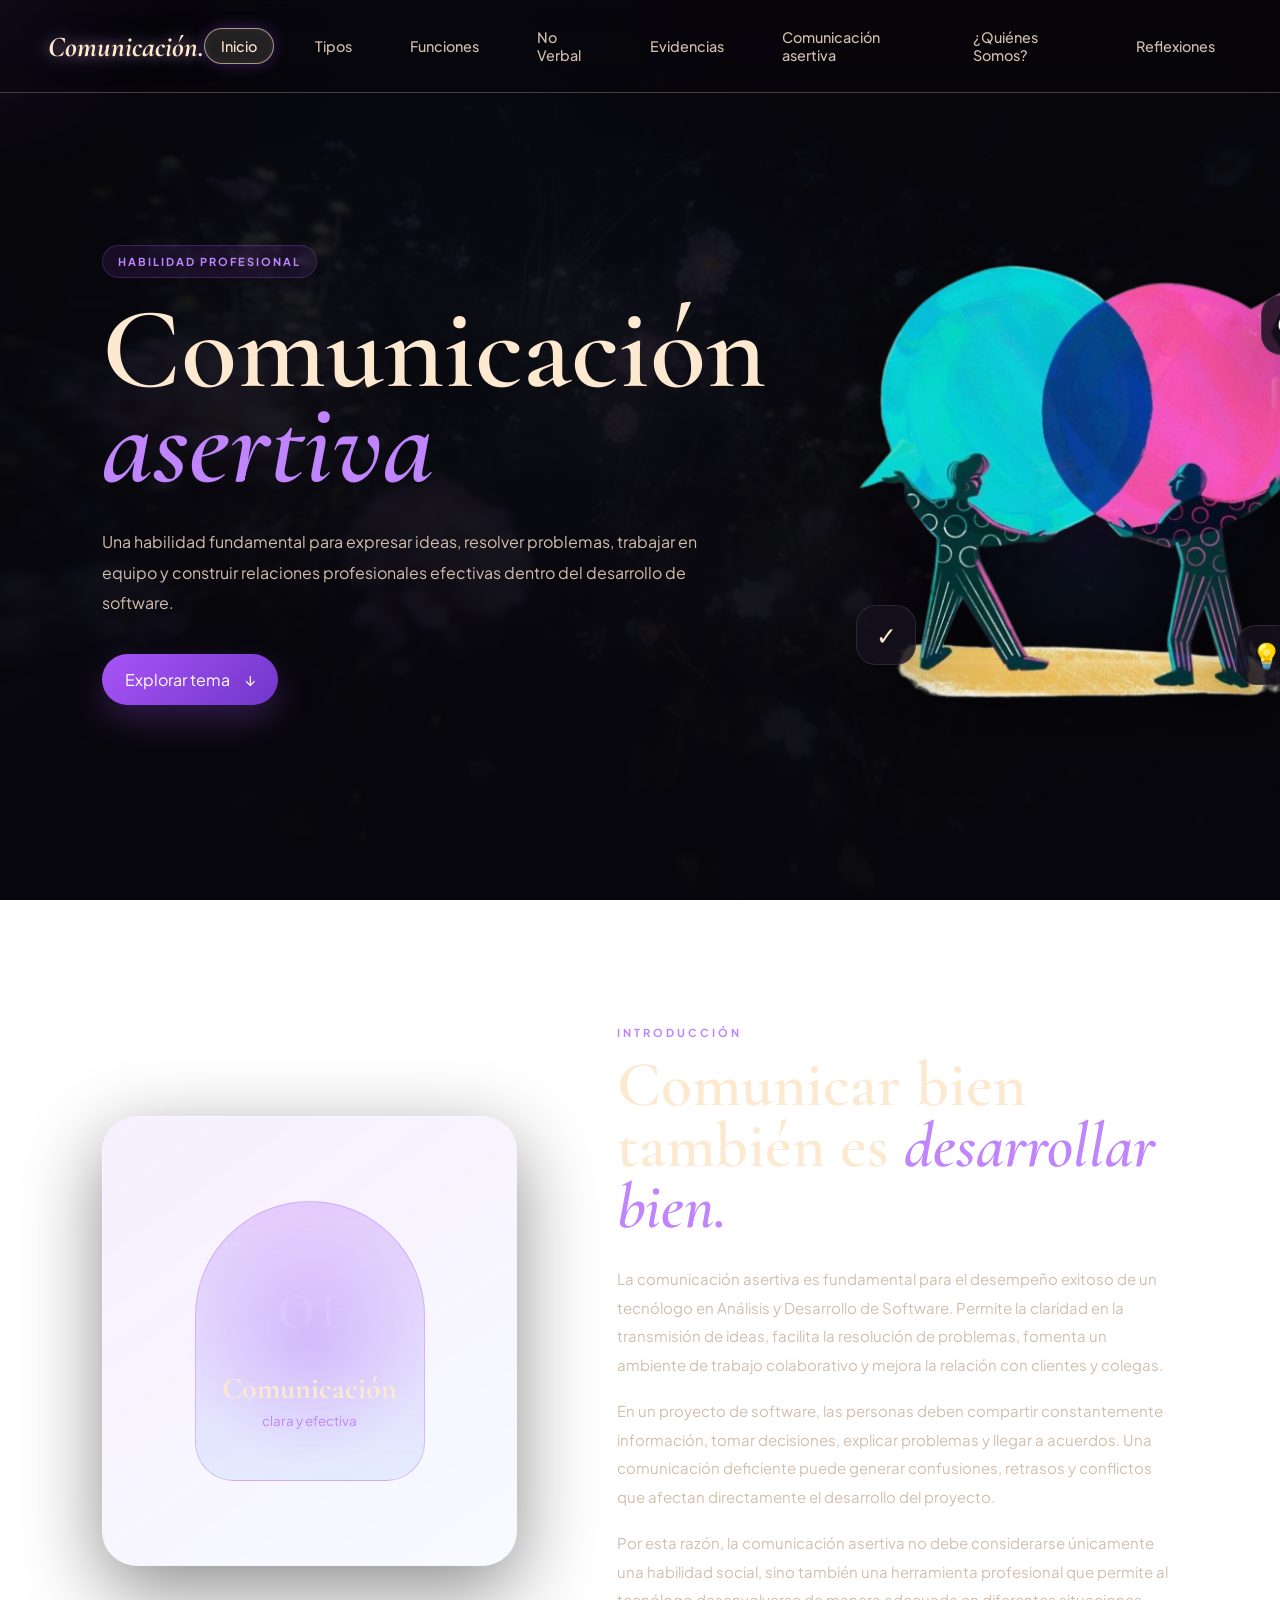
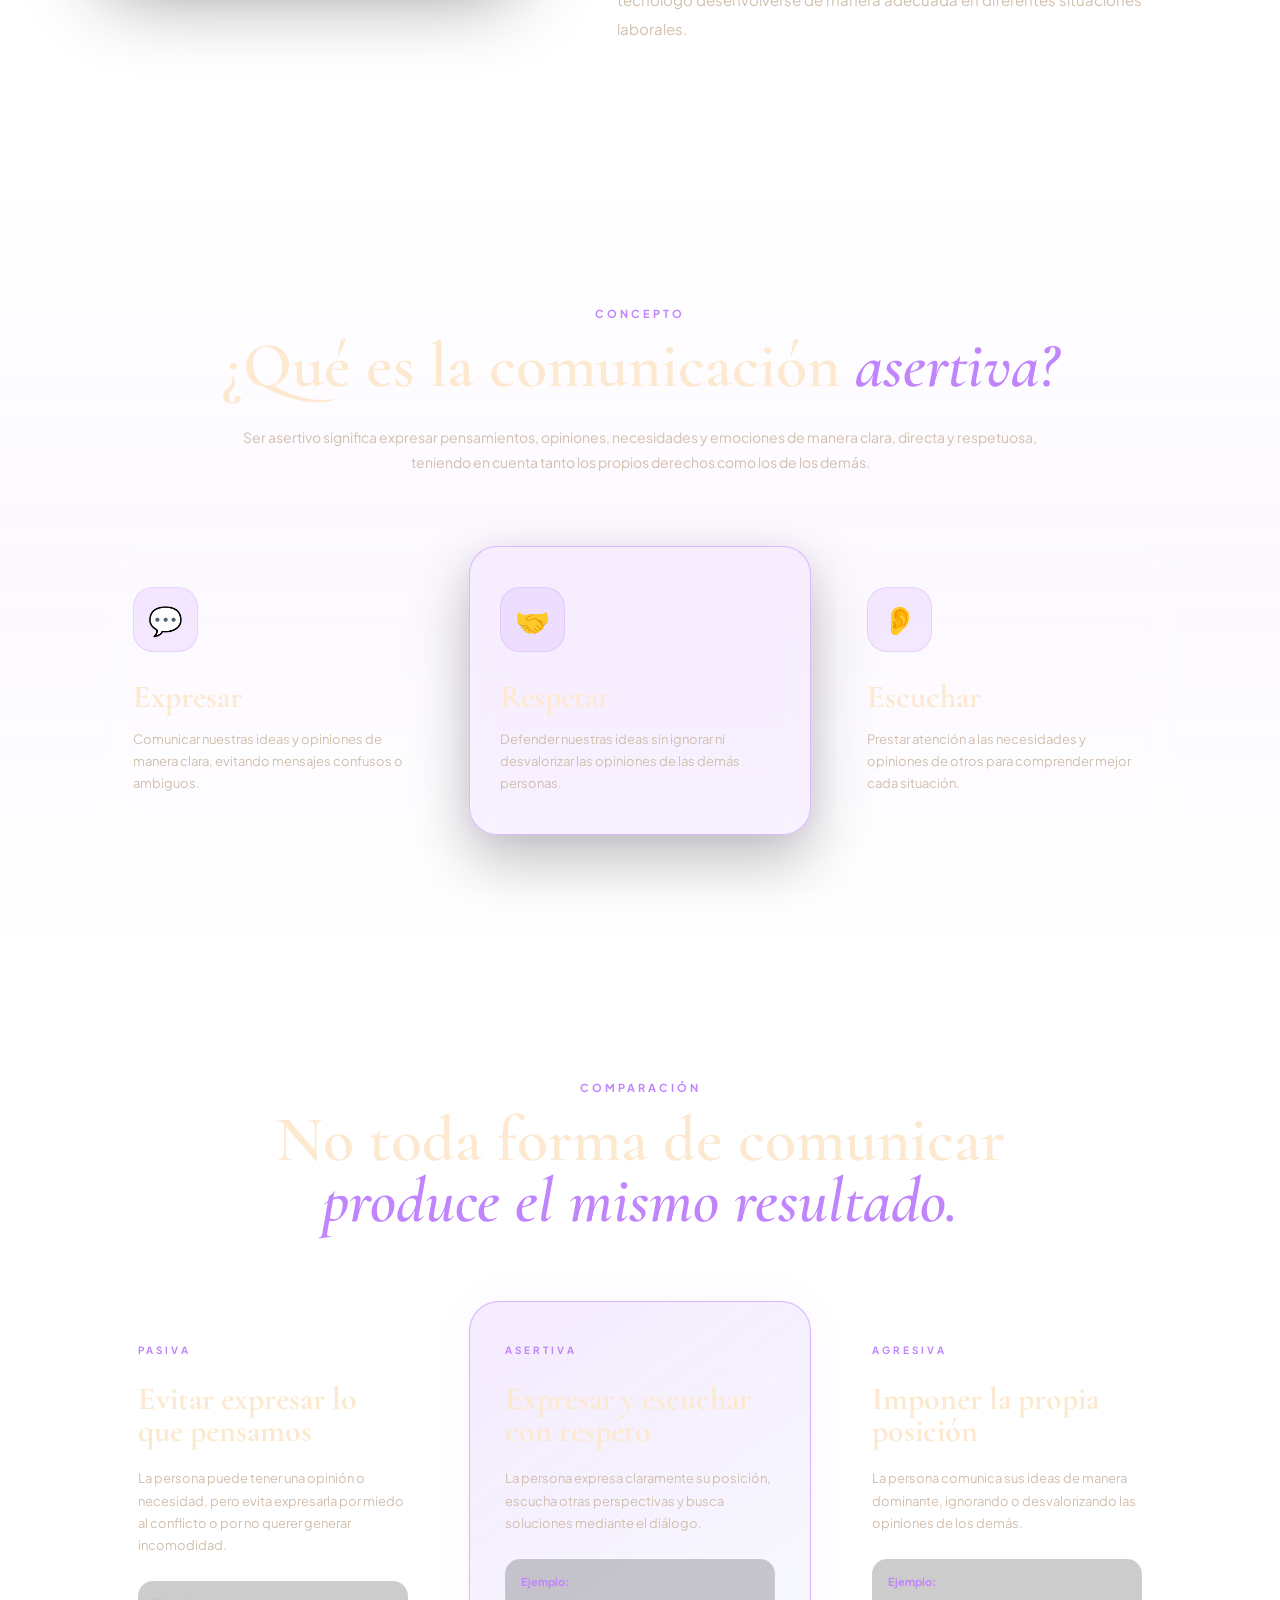
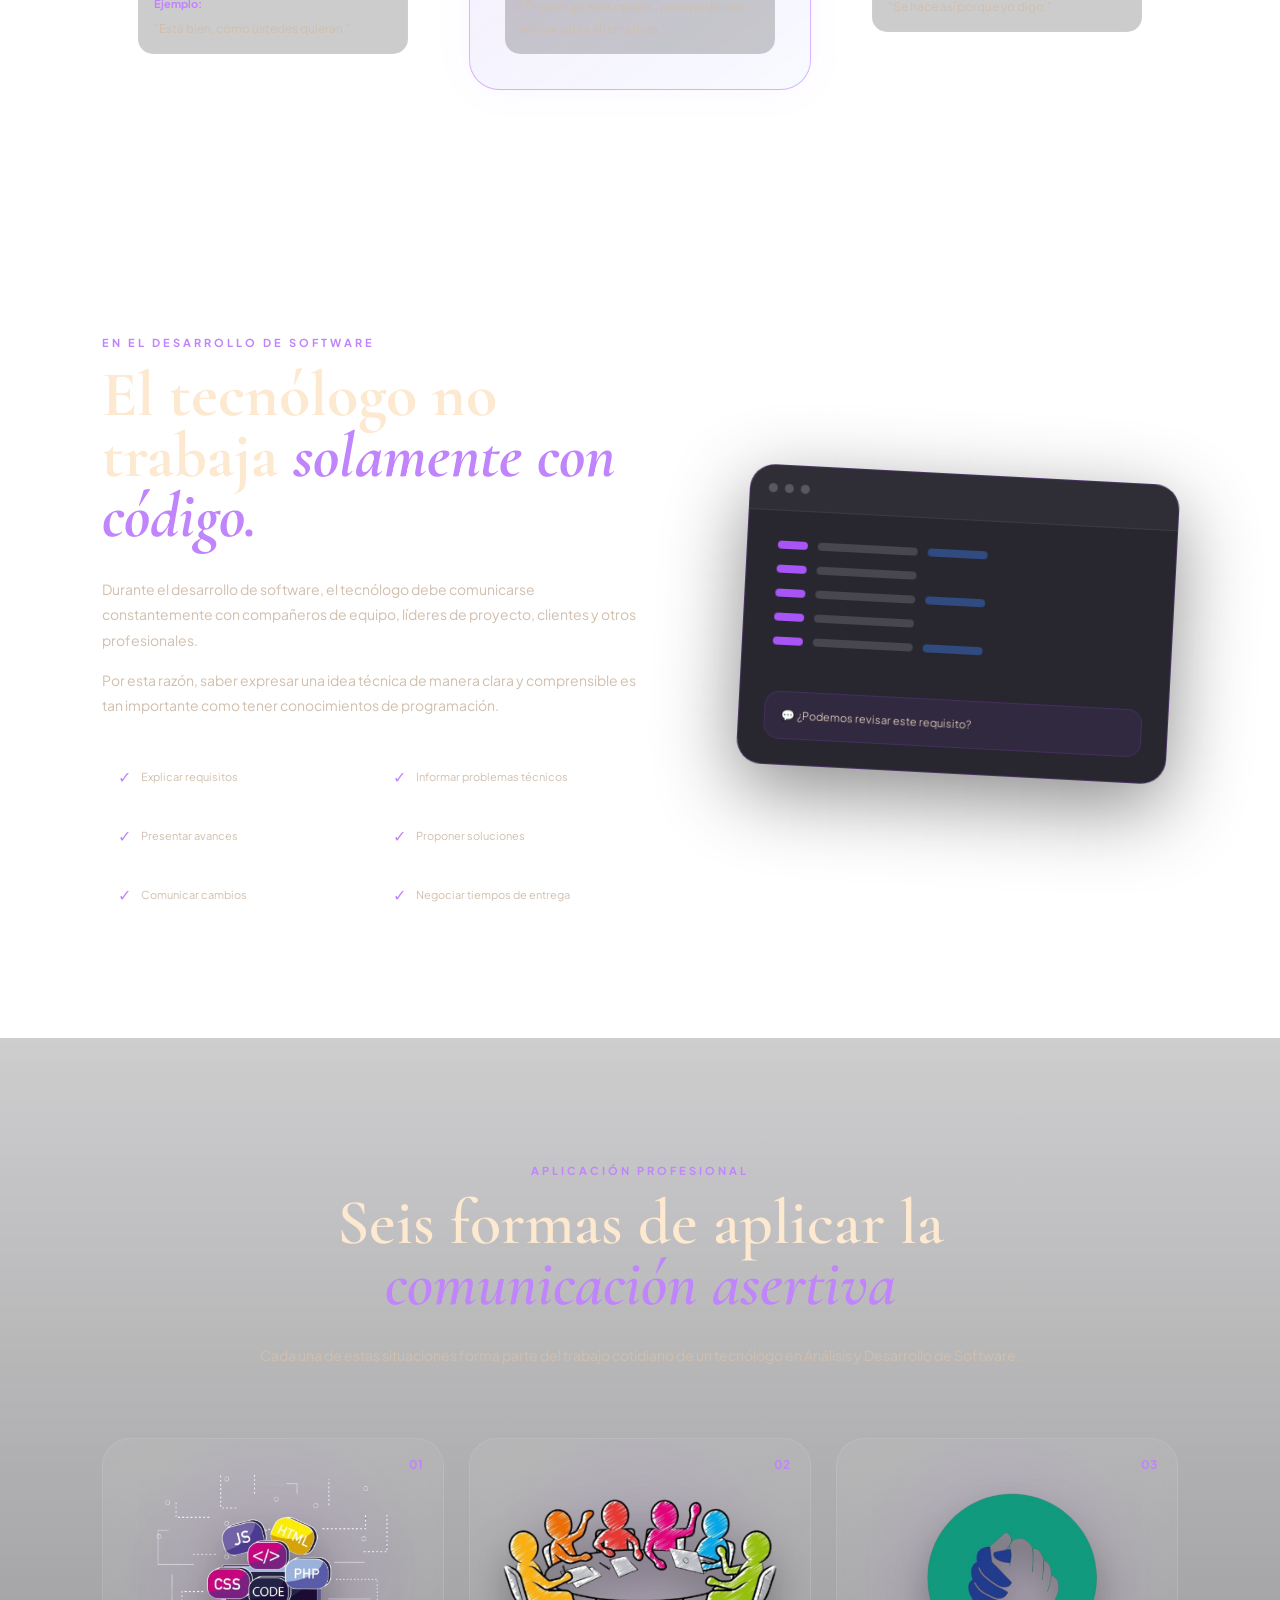
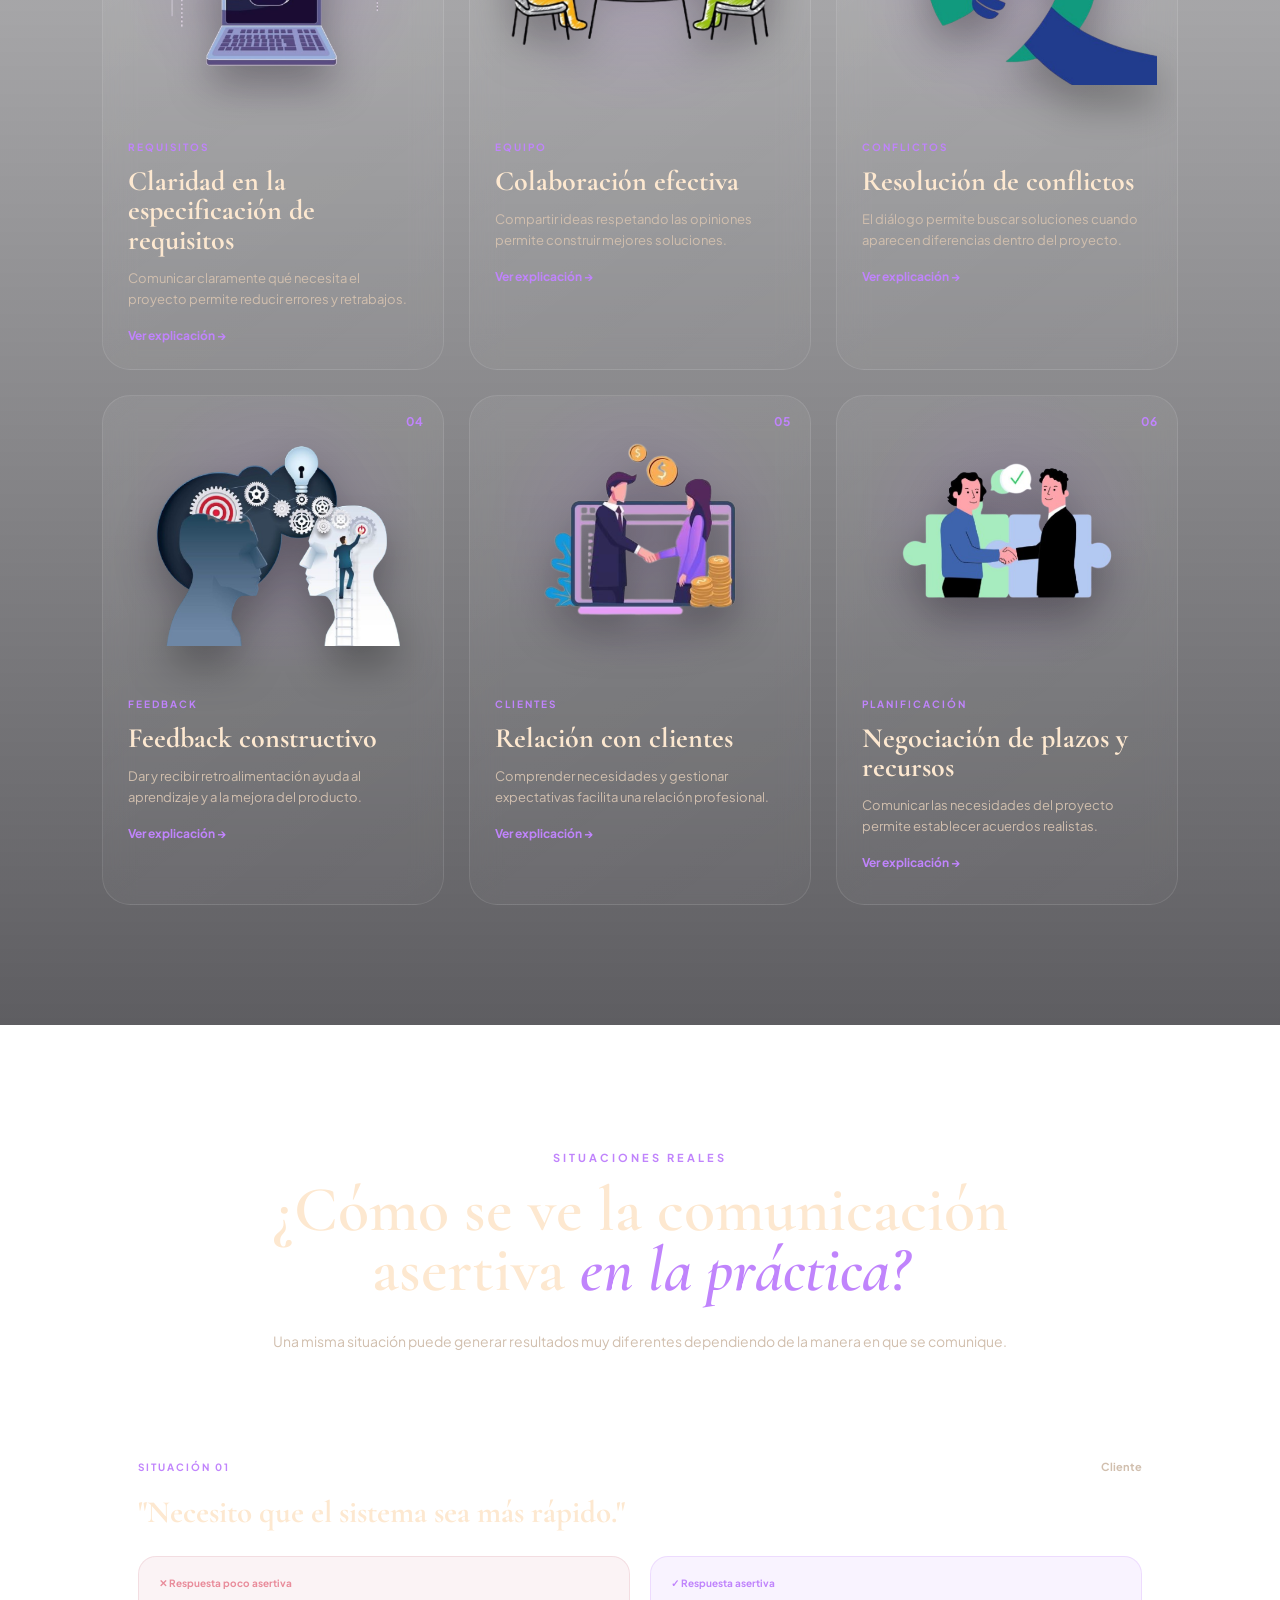
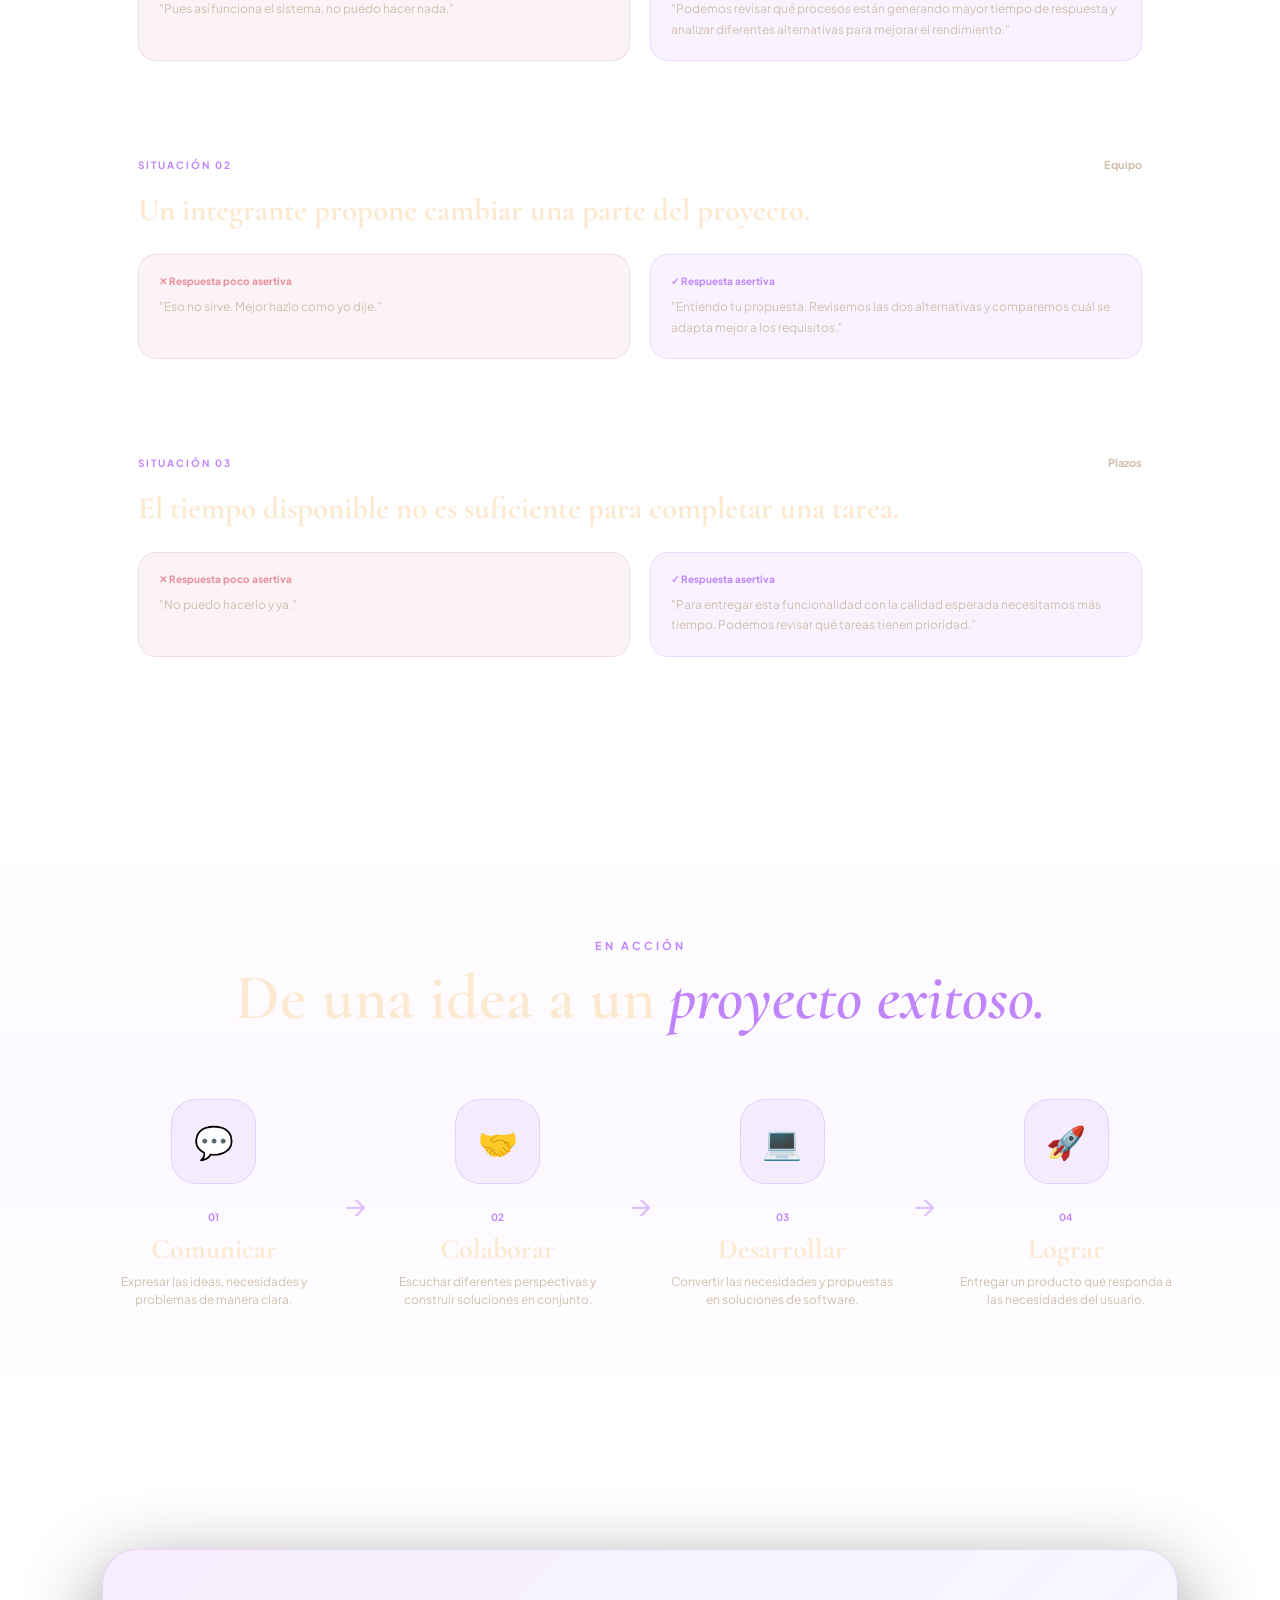
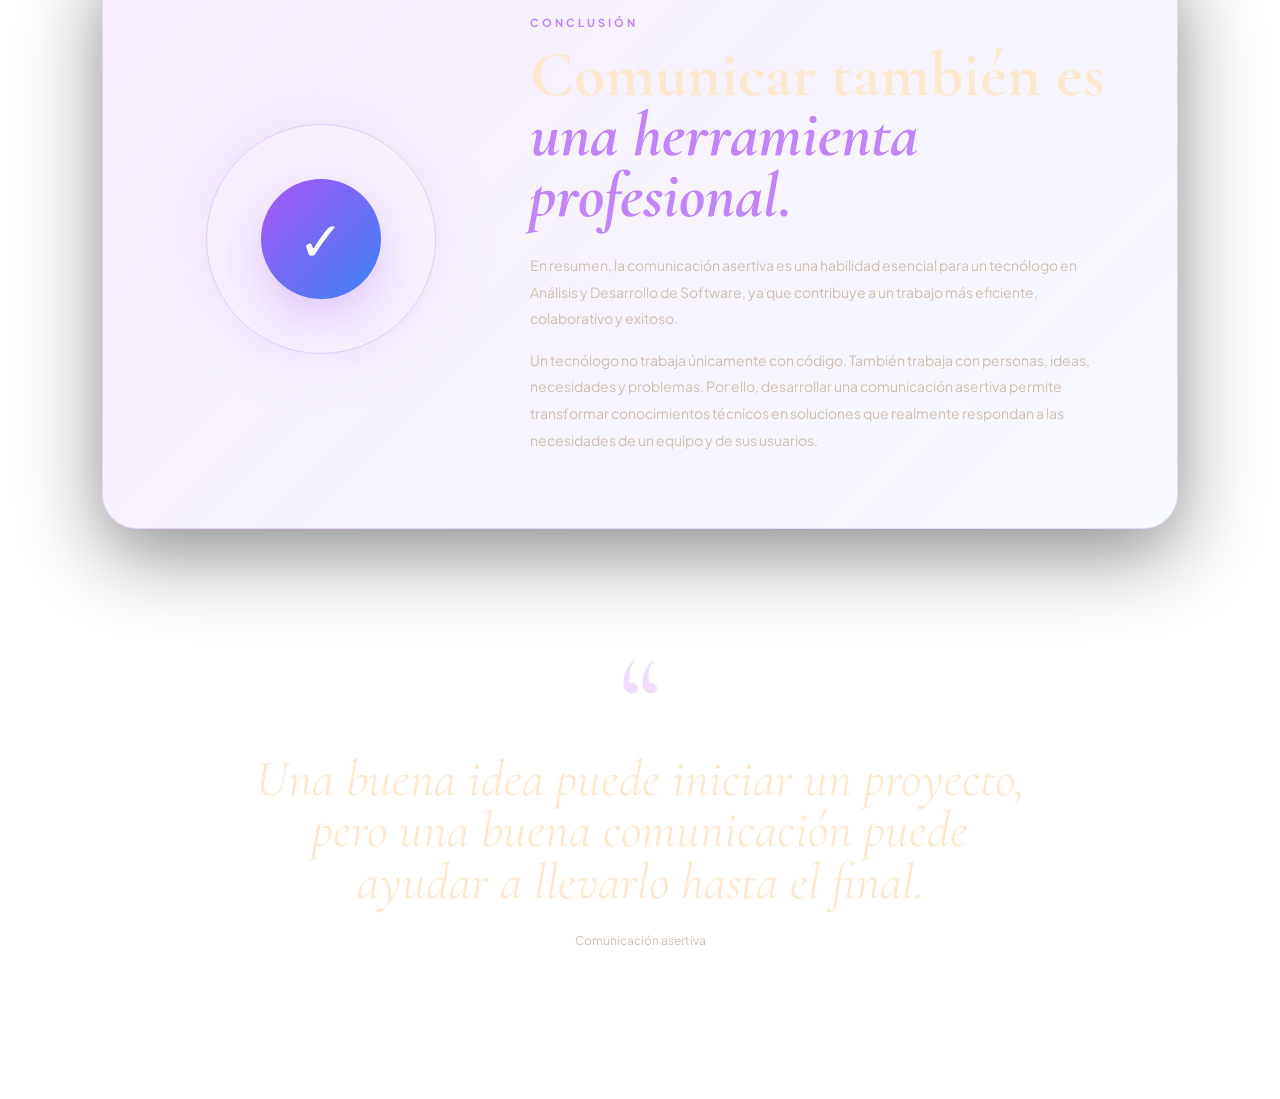
<file: comunicacion-asertiva.html>
<!DOCTYPE html>
<html lang="es">

<head>
    <meta charset="UTF-8">
    <meta name="viewport" content="width=device-width, initial-scale=1.0">

    <title>Comunicación Asertiva | Portal de Comunicación</title>

    <link rel="preconnect" href="https://fonts.googleapis.com">
    <link rel="preconnect" href="https://fonts.gstatic.com" crossorigin>

    <link
        href="https://fonts.googleapis.com/css2?family=Cormorant+Garamond:wght@500;600;700&family=Plus+Jakarta+Sans:wght@400;500;600;700&display=swap"
        rel="stylesheet">

    <link rel="stylesheet" href="css/comunicacion-asertiva.css">
</head>

<body>

    <div class="scroll-progress"></div>
    <div class="mouse-glow"></div>


   
    <!-- =====================================================
         NAVBAR
         ===================================================== -->
  <nav class="navbar">

        <a href="index.html" class="logo">
            Comunicación.
        </a>

        <ul class="nav-links">

            <li>
                <a href="#inicio" class="active">
                    Inicio
                </a>
            </li>

            <li>
                <a href="tipos-comunicacion.html">
                    Tipos
                </a>
            </li>

            <li>
                <a href="funciones_lenguaje.html">
                    Funciones
                </a>
            </li>

            <li>
                <a href="comunicacion_noverbal.html">
                    No Verbal
                </a>
            </li>

          
            <li>
                <a href="evidencias.html">
                    Evidencias
                </a>
            </li>
             <li>
                <a href="comunicacion-asertiva.html">
                    Comunicación asertiva
                </a>
            </li>
            <li>
                <a href="quienes_somos.html">
                    ¿Quiénes Somos?
                </a>
            </li>
             <li>
                <a href="reflexiones.html">
                    Reflexiones
                </a>
            </li>

        </ul>

    </nav>


    </header>


    <main>


        <!-- ================= HERO ================= -->

        <section class="hero">

            <div class="hero-content reveal">

                <span class="hero-tag">
                    HABILIDAD PROFESIONAL
                </span>

                <h1>
                    Comunicación
                    <span>asertiva</span>
                </h1>

                <p>
                    Una habilidad fundamental para expresar ideas,
                    resolver problemas, trabajar en equipo y construir
                    relaciones profesionales efectivas dentro del
                    desarrollo de software.
                </p>

                <a href="#introduccion" class="hero-button">
                    Explorar tema
                    <span>↓</span>
                </a>

            </div>


            <div class="hero-visual reveal">

                <div class="hero-glow"></div>

                <div class="hero-image-wrapper">

                    <img
                        src="assets/img/asertiva.png"
                        alt="Comunicación asertiva en un equipo de desarrollo"
                        class="hero-image"
                    >

                </div>

                <div class="floating-element element-one">
                    💬
                </div>

                <div class="floating-element element-two">
                    ✓
                </div>

                <div class="floating-element element-three">
                    💡
                </div>

            </div>

        </section>


        <!-- ================= INTRODUCCIÓN ================= -->

        <section class="intro-section" id="introduccion">

            <div class="intro-image reveal">

                <div class="image-glow"></div>

                <div class="image-placeholder">

                    <span>01</span>

                    <div>
                        <strong>
                            Comunicación
                        </strong>

                        <small>
                            clara y efectiva
                        </small>
                    </div>

                </div>

            </div>


            <div class="intro-text reveal">

                <span class="section-label">
                    INTRODUCCIÓN
                </span>

                <h2>
                    Comunicar bien también es
                    <span>desarrollar bien.</span>
                </h2>

                <p>
                    La comunicación asertiva es fundamental para el desempeño
                    exitoso de un tecnólogo en Análisis y Desarrollo de Software.
                    Permite la claridad en la transmisión de ideas, facilita la
                    resolución de problemas, fomenta un ambiente de trabajo
                    colaborativo y mejora la relación con clientes y colegas.
                </p>

                <p>
                    En un proyecto de software, las personas deben compartir
                    constantemente información, tomar decisiones, explicar
                    problemas y llegar a acuerdos. Una comunicación deficiente
                    puede generar confusiones, retrasos y conflictos que afectan
                    directamente el desarrollo del proyecto.
                </p>

                <p>
                    Por esta razón, la comunicación asertiva no debe considerarse
                    únicamente una habilidad social, sino también una herramienta
                    profesional que permite al tecnólogo desenvolverse de manera
                    adecuada en diferentes situaciones laborales.
                </p>

            </div>

        </section>


        <!-- ================= QUÉ ES ================= -->

        <section class="definition-section">

            <div class="section-heading reveal">

                <span class="section-label">
                    CONCEPTO
                </span>

                <h2>
                    ¿Qué es la comunicación
                    <span>asertiva?</span>
                </h2>

                <p>
                    Ser asertivo significa expresar pensamientos, opiniones,
                    necesidades y emociones de manera clara, directa y respetuosa,
                    teniendo en cuenta tanto los propios derechos como los de los demás.
                </p>

            </div>


            <div class="definition-grid">

                <article class="definition-card reveal">

                    <div class="definition-icon">
                        💬
                    </div>

                    <h3>
                        Expresar
                    </h3>

                    <p>
                        Comunicar nuestras ideas y opiniones de manera clara,
                        evitando mensajes confusos o ambiguos.
                    </p>

                </article>


                <article class="definition-card active-card reveal">

                    <div class="definition-icon">
                        🤝
                    </div>

                    <h3>
                        Respetar
                    </h3>

                    <p>
                        Defender nuestras ideas sin ignorar ni desvalorizar
                        las opiniones de las demás personas.
                    </p>

                </article>


                <article class="definition-card reveal">

                    <div class="definition-icon">
                        👂
                    </div>

                    <h3>
                        Escuchar
                    </h3>

                    <p>
                        Prestar atención a las necesidades y opiniones de otros
                        para comprender mejor cada situación.
                    </p>

                </article>

            </div>

        </section>


        <!-- ================= TIPOS ================= -->

        <section class="communication-types">

            <div class="section-heading reveal">

                <span class="section-label">
                    COMPARACIÓN
                </span>

                <h2>
                    No toda forma de comunicar
                    <span>produce el mismo resultado.</span>
                </h2>

            </div>


            <div class="types-grid">

                <article class="type-card passive reveal">

                    <div class="type-number">
                        01
                    </div>

                    <span class="type-label">
                        PASIVA
                    </span>

                    <h3>
                        Evitar expresar lo que pensamos
                    </h3>

                    <p>
                        La persona puede tener una opinión o necesidad,
                        pero evita expresarla por miedo al conflicto o
                        por no querer generar incomodidad.
                    </p>

                    <div class="type-example">

                        <strong>
                            Ejemplo:
                        </strong>

                        <span>
                            "Está bien, como ustedes quieran."
                        </span>

                    </div>

                </article>


                <article class="type-card assertive reveal">

                    <div class="type-number">
                        02
                    </div>

                    <span class="type-label">
                        ASERTIVA
                    </span>

                    <h3>
                        Expresar y escuchar con respeto
                    </h3>

                    <p>
                        La persona expresa claramente su posición,
                        escucha otras perspectivas y busca soluciones
                        mediante el diálogo.
                    </p>

                    <div class="type-example">

                        <strong>
                            Ejemplo:
                        </strong>

                        <span>
                            "Propongo esta opción, pero podemos revisar
                            otras alternativas."
                        </span>

                    </div>

                </article>


                <article class="type-card aggressive reveal">

                    <div class="type-number">
                        03
                    </div>

                    <span class="type-label">
                        AGRESIVA
                    </span>

                    <h3>
                        Imponer la propia posición
                    </h3>

                    <p>
                        La persona comunica sus ideas de manera dominante,
                        ignorando o desvalorizando las opiniones de los demás.
                    </p>

                    <div class="type-example">

                        <strong>
                            Ejemplo:
                        </strong>

                        <span>
                            "Se hace así porque yo digo."
                        </span>

                    </div>

                </article>

            </div>

        </section>


        <!-- ================= SOFTWARE ================= -->

        <section class="software-section">

            <div class="software-content reveal">

                <span class="section-label">
                    EN EL DESARROLLO DE SOFTWARE
                </span>

                <h2>
                    El tecnólogo no trabaja
                    <span>solamente con código.</span>
                </h2>

                <p>
                    Durante el desarrollo de software, el tecnólogo debe
                    comunicarse constantemente con compañeros de equipo,
                    líderes de proyecto, clientes y otros profesionales.
                </p>

                <p>
                    Por esta razón, saber expresar una idea técnica de manera
                    clara y comprensible es tan importante como tener
                    conocimientos de programación.
                </p>

                <div class="software-list">

                    <div>
                        <span>✓</span>
                        <p>Explicar requisitos</p>
                    </div>

                    <div>
                        <span>✓</span>
                        <p>Informar problemas técnicos</p>
                    </div>

                    <div>
                        <span>✓</span>
                        <p>Presentar avances</p>
                    </div>

                    <div>
                        <span>✓</span>
                        <p>Proponer soluciones</p>
                    </div>

                    <div>
                        <span>✓</span>
                        <p>Comunicar cambios</p>
                    </div>

                    <div>
                        <span>✓</span>
                        <p>Negociar tiempos de entrega</p>
                    </div>

                </div>

            </div>


            <div class="software-visual reveal">

                <div class="code-window">

                    <div class="window-header">

                        <span></span>
                        <span></span>
                        <span></span>

                    </div>

                    <div class="code-lines">

                        <div>
                            <i></i>
                            <b></b>
                            <em></em>
                        </div>

                        <div>
                            <i></i>
                            <b></b>
                        </div>

                        <div>
                            <i></i>
                            <b></b>
                            <em></em>
                        </div>

                        <div>
                            <i></i>
                            <b></b>
                        </div>

                        <div>
                            <i></i>
                            <b></b>
                            <em></em>
                        </div>

                    </div>

                    <div class="code-message">
                        💬 ¿Podemos revisar este requisito?
                    </div>

                </div>

            </div>

        </section>


        <!-- ================= BENEFICIOS ================= -->

        <section class="benefits-section">

            <div class="section-heading reveal">

                <span class="section-label">
                    APLICACIÓN PROFESIONAL
                </span>

                <h2>
                    Seis formas de aplicar la
                    <span>comunicación asertiva</span>
                </h2>

                <p>
                    Cada una de estas situaciones forma parte del trabajo
                    cotidiano de un tecnólogo en Análisis y Desarrollo de Software.
                </p>

            </div>


            <div class="benefits-grid">


                <!-- 01 -->

                <article
                    class="benefit-card reveal"
                    data-index="0"
                >

                    <div class="card-number">
                        01
                    </div>

                    <div class="card-image">

                        <img
                            src="assets/img/requisitos.png"
                            alt="Claridad en los requisitos"
                        >

                    </div>

                    <div class="card-content">

                        <span>
                            REQUISITOS
                        </span>

                        <h3>
                            Claridad en la especificación de requisitos
                        </h3>

                        <p>
                            Comunicar claramente qué necesita el proyecto
                            permite reducir errores y retrabajos.
                        </p>

                        <button class="open-card">
                            Ver explicación →
                        </button>

                    </div>

                </article>


                <!-- 02 -->

                <article
                    class="benefit-card reveal"
                    data-index="1"
                >

                    <div class="card-number">
                        02
                    </div>

                    <div class="card-image">

                        <img
                            src="assets/img/colaboracion.png"
                            alt="Colaboración efectiva"
                        >

                    </div>

                    <div class="card-content">

                        <span>
                            EQUIPO
                        </span>

                        <h3>
                            Colaboración efectiva
                        </h3>

                        <p>
                            Compartir ideas respetando las opiniones
                            permite construir mejores soluciones.
                        </p>

                        <button class="open-card">
                            Ver explicación →
                        </button>

                    </div>

                </article>


                <!-- 03 -->

                <article
                    class="benefit-card reveal"
                    data-index="2"
                >

                    <div class="card-number">
                        03
                    </div>

                    <div class="card-image">

                        <img
                            src="assets/img/conflictos.png"
                            alt="Resolución de conflictos"
                        >

                    </div>

                    <div class="card-content">

                        <span>
                            CONFLICTOS
                        </span>

                        <h3>
                            Resolución de conflictos
                        </h3>

                        <p>
                            El diálogo permite buscar soluciones cuando
                            aparecen diferencias dentro del proyecto.
                        </p>

                        <button class="open-card">
                            Ver explicación →
                        </button>

                    </div>

                </article>


                <!-- 04 -->

                <article
                    class="benefit-card reveal"
                    data-index="3"
                >

                    <div class="card-number">
                        04
                    </div>

                    <div class="card-image">

                        <img
                            src="assets/img/feedback.png"
                            alt="Feedback constructivo"
                        >

                    </div>

                    <div class="card-content">

                        <span>
                            FEEDBACK
                        </span>

                        <h3>
                            Feedback constructivo
                        </h3>

                        <p>
                            Dar y recibir retroalimentación ayuda al
                            aprendizaje y a la mejora del producto.
                        </p>

                        <button class="open-card">
                            Ver explicación →
                        </button>

                    </div>

                </article>


                <!-- 05 -->

                <article
                    class="benefit-card reveal"
                    data-index="4"
                >

                    <div class="card-number">
                        05
                    </div>

                    <div class="card-image">

                        <img
                            src="assets/img/clientes.png"
                            alt="Relación con clientes"
                        >

                    </div>

                    <div class="card-content">

                        <span>
                            CLIENTES
                        </span>

                        <h3>
                            Relación con clientes
                        </h3>

                        <p>
                            Comprender necesidades y gestionar expectativas
                            facilita una relación profesional.
                        </p>

                        <button class="open-card">
                            Ver explicación →
                        </button>

                    </div>

                </article>


                <!-- 06 -->

                <article
                    class="benefit-card reveal"
                    data-index="5"
                >

                    <div class="card-number">
                        06
                    </div>

                    <div class="card-image">

                        <img
                            src="assets/img/recursos.png"
                            alt="Negociación de plazos y recursos"
                        >

                    </div>

                    <div class="card-content">

                        <span>
                            PLANIFICACIÓN
                        </span>

                        <h3>
                            Negociación de plazos y recursos
                        </h3>

                        <p>
                            Comunicar las necesidades del proyecto permite
                            establecer acuerdos realistas.
                        </p>

                        <button class="open-card">
                            Ver explicación →
                        </button>

                    </div>

                </article>

            </div>

        </section>


        <!-- ================= EJEMPLOS ================= -->

        <section class="examples-section">

            <div class="section-heading reveal">

                <span class="section-label">
                    SITUACIONES REALES
                </span>

                <h2>
                    ¿Cómo se ve la comunicación asertiva
                    <span>en la práctica?</span>
                </h2>

                <p>
                    Una misma situación puede generar resultados muy diferentes
                    dependiendo de la manera en que se comunique.
                </p>

            </div>


            <div class="examples-container">


                <article class="example-card reveal">

                    <div class="example-header">

                        <span>
                            SITUACIÓN 01
                        </span>

                        <strong>
                            Cliente
                        </strong>

                    </div>

                    <h3>
                        "Necesito que el sistema sea más rápido."
                    </h3>

                    <div class="example-comparison">

                        <div class="bad-example">

                            <span>
                                ✕ Respuesta poco asertiva
                            </span>

                            <p>
                                "Pues así funciona el sistema,
                                no puedo hacer nada."
                            </p>

                        </div>

                        <div class="good-example">

                            <span>
                                ✓ Respuesta asertiva
                            </span>

                            <p>
                                "Podemos revisar qué procesos están
                                generando mayor tiempo de respuesta
                                y analizar diferentes alternativas
                                para mejorar el rendimiento."
                            </p>

                        </div>

                    </div>

                </article>


                <article class="example-card reveal">

                    <div class="example-header">

                        <span>
                            SITUACIÓN 02
                        </span>

                        <strong>
                            Equipo
                        </strong>

                    </div>

                    <h3>
                        Un integrante propone cambiar una parte del proyecto.
                    </h3>

                    <div class="example-comparison">

                        <div class="bad-example">

                            <span>
                                ✕ Respuesta poco asertiva
                            </span>

                            <p>
                                "Eso no sirve. Mejor hazlo como yo dije."
                            </p>

                        </div>

                        <div class="good-example">

                            <span>
                                ✓ Respuesta asertiva
                            </span>

                            <p>
                                "Entiendo tu propuesta. Revisemos las dos
                                alternativas y comparemos cuál se adapta
                                mejor a los requisitos."
                            </p>

                        </div>

                    </div>

                </article>


                <article class="example-card reveal">

                    <div class="example-header">

                        <span>
                            SITUACIÓN 03
                        </span>

                        <strong>
                            Plazos
                        </strong>

                    </div>

                    <h3>
                        El tiempo disponible no es suficiente para completar una tarea.
                    </h3>

                    <div class="example-comparison">

                        <div class="bad-example">

                            <span>
                                ✕ Respuesta poco asertiva
                            </span>

                            <p>
                                "No puedo hacerlo y ya."
                            </p>

                        </div>

                        <div class="good-example">

                            <span>
                                ✓ Respuesta asertiva
                            </span>

                            <p>
                                "Para entregar esta funcionalidad con
                                la calidad esperada necesitamos más tiempo.
                                Podemos revisar qué tareas tienen prioridad."
                            </p>

                        </div>

                    </div>

                </article>

            </div>

        </section>


        <!-- ================= PROCESO ================= -->

        <section class="process-section">

            <div class="section-heading reveal">

                <span class="section-label">
                    EN ACCIÓN
                </span>

                <h2>
                    De una idea a un
                    <span>proyecto exitoso.</span>
                </h2>

            </div>


            <div class="process-line">

                <div class="process-item reveal">

                    <div class="process-icon">
                        💬
                    </div>

                    <span>
                        01
                    </span>

                    <h3>
                        Comunicar
                    </h3>

                    <p>
                        Expresar las ideas, necesidades y problemas
                        de manera clara.
                    </p>

                </div>


                <div class="process-arrow">
                    →
                </div>


                <div class="process-item reveal">

                    <div class="process-icon">
                        🤝
                    </div>

                    <span>
                        02
                    </span>

                    <h3>
                        Colaborar
                    </h3>

                    <p>
                        Escuchar diferentes perspectivas y construir
                        soluciones en conjunto.
                    </p>

                </div>


                <div class="process-arrow">
                    →
                </div>


                <div class="process-item reveal">

                    <div class="process-icon">
                        💻
                    </div>

                    <span>
                        03
                    </span>

                    <h3>
                        Desarrollar
                    </h3>

                    <p>
                        Convertir las necesidades y propuestas
                        en soluciones de software.
                    </p>

                </div>


                <div class="process-arrow">
                    →
                </div>


                <div class="process-item reveal">

                    <div class="process-icon">
                        🚀
                    </div>

                    <span>
                        04
                    </span>

                    <h3>
                        Lograr
                    </h3>

                    <p>
                        Entregar un producto que responda a las
                        necesidades del usuario.
                    </p>

                </div>

            </div>

        </section>


        <!-- ================= CONCLUSIÓN ================= -->

        <section class="conclusion-section reveal">

            <div class="conclusion-card">

                <div class="conclusion-visual">

                    <div class="success-orbit">

                        <div class="success-check">
                            ✓
                        </div>

                    </div>

                </div>


                <div class="conclusion-content">

                    <span class="section-label">
                        CONCLUSIÓN
                    </span>

                    <h2>
                        Comunicar también es
                        <span>una herramienta profesional.</span>
                    </h2>

                    <p>
                        En resumen, la comunicación asertiva es una habilidad
                        esencial para un tecnólogo en Análisis y Desarrollo
                        de Software, ya que contribuye a un trabajo más
                        eficiente, colaborativo y exitoso.
                    </p>

                    <p>
                        Un tecnólogo no trabaja únicamente con código.
                        También trabaja con personas, ideas, necesidades
                        y problemas. Por ello, desarrollar una comunicación
                        asertiva permite transformar conocimientos técnicos
                        en soluciones que realmente respondan a las
                        necesidades de un equipo y de sus usuarios.
                    </p>

                </div>

            </div>

        </section>


        <!-- ================= FRASE FINAL ================= -->

        <section class="quote-section reveal">

            <div class="quote-mark">
                “
            </div>

            <p>
                Una buena idea puede iniciar un proyecto,
                pero una buena comunicación puede ayudar
                a llevarlo hasta el final.
            </p>

            <span>
                Comunicación asertiva
            </span>

        </section>

    </main>


    <!-- ================= MODAL ================= -->

    <div class="modal" id="benefitModal">

        <div class="modal-overlay"></div>

        <div class="modal-box">

            <button
                class="modal-close"
                id="modalClose"
                aria-label="Cerrar"
            >
                ×
            </button>

            <span
                class="modal-number"
                id="modalNumber"
            >
                01
            </span>

            <span
                class="modal-category"
                id="modalCategory"
            >
                REQUISITOS
            </span>

            <h2 id="modalTitle">
                Título
            </h2>

            <div class="modal-divider"></div>

            <p id="modalText">
                Texto
            </p>

            <div class="modal-tip">

                <span>
                    💡
                </span>

                <p>
                    La comunicación clara permite que las ideas
                    puedan convertirse en soluciones concretas.
                </p>

            </div>

        </div>

    </div>


    <script src="js/comunicacion-asertiva.js"></script>

</body>

</html>
</file>
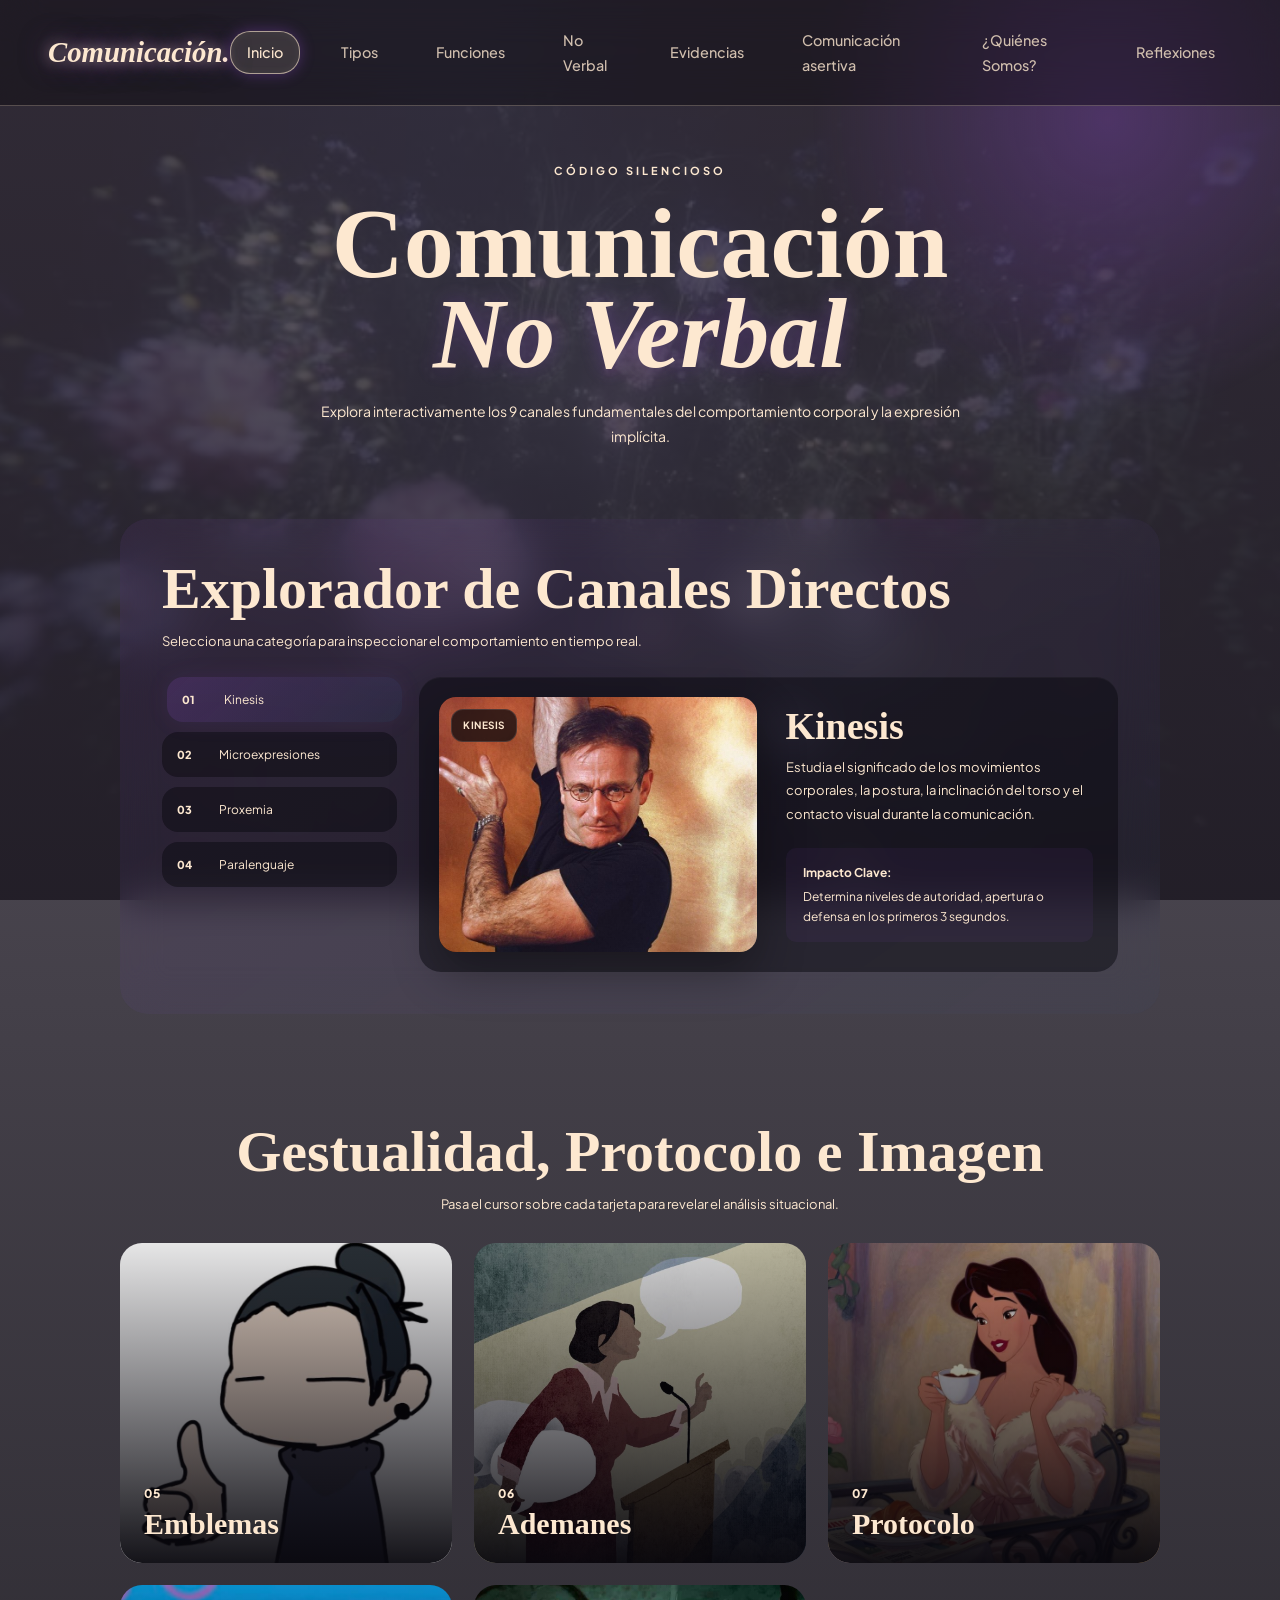
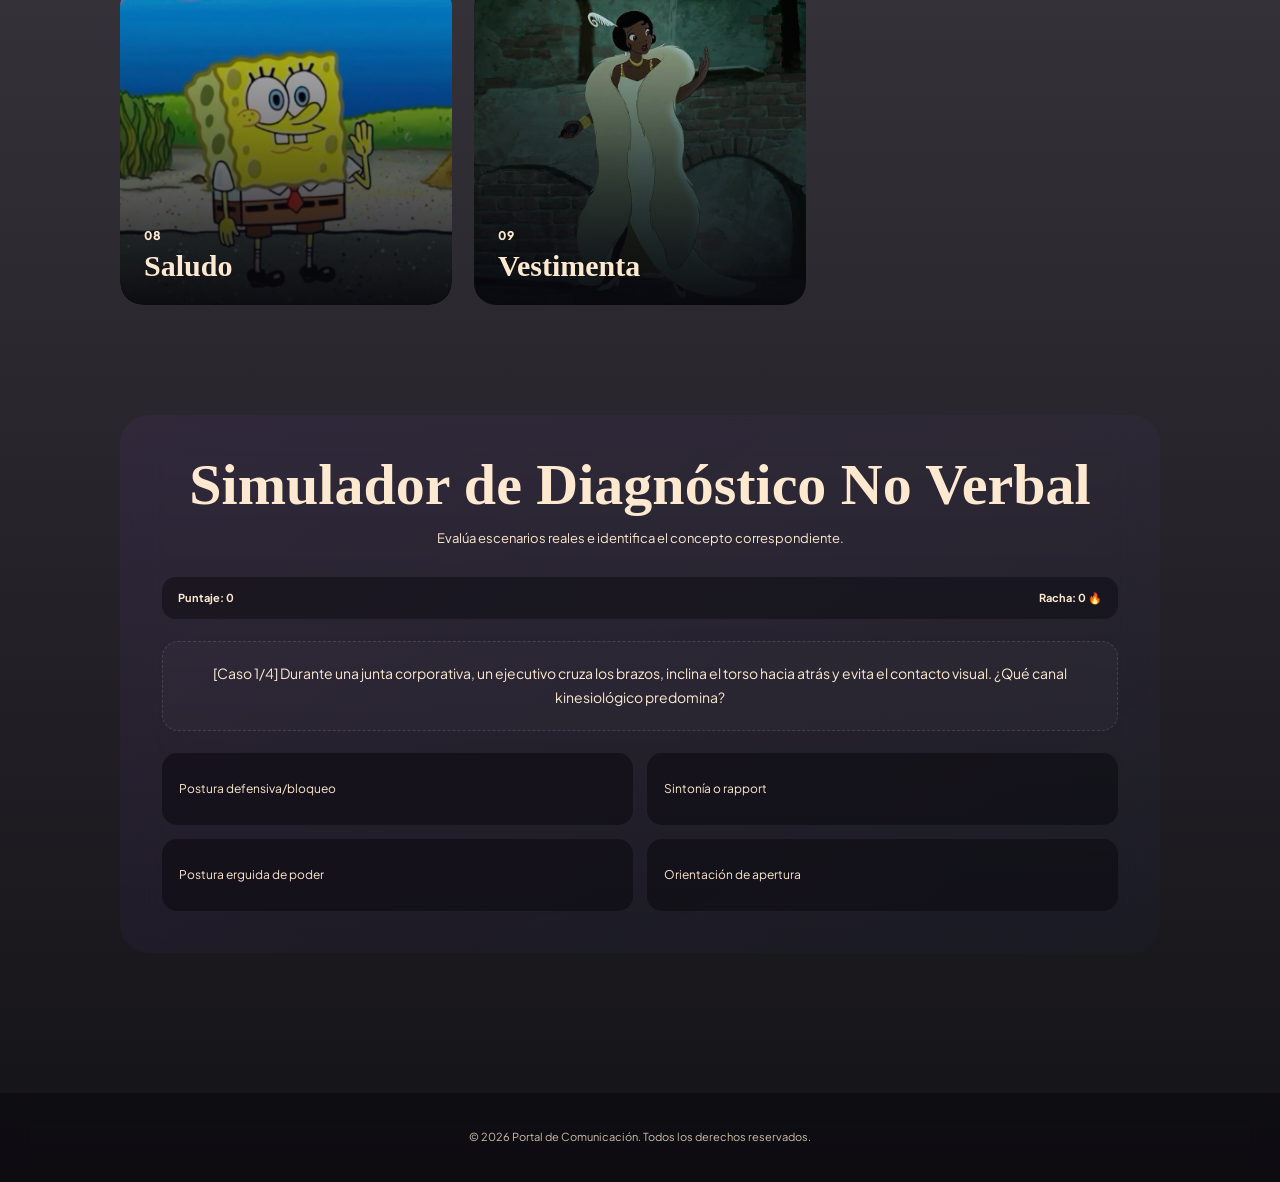
<file: comunicacion_noverbal.html>
<!DOCTYPE html>
<html lang="es">
<head>
    <meta charset="UTF-8">
    <meta name="viewport" content="width=device-width, initial-scale=1.0">
    <title>Comunicación No Verbal | Portal de Comunicación</title>

    <!-- Google Fonts -->
    <link rel="preconnect" href="https://fonts.googleapis.com">
    <link rel="preconnect" href="https://fonts.gstatic.com" crossorigin>
    <link href="https://fonts.googleapis.com/css2?family=Plus+Jakarta+Sans:wght@400;600;700;800&display=swap" rel="stylesheet">

    <!-- Estilos del Proyecto -->
    <link rel="stylesheet" href="css/index.css">
    <link rel="stylesheet" href="css/components.css">
    <link rel="stylesheet" href="css/noverbal-custom.css">
    <link rel="stylesheet" href="css/responsive.css">
</head>
<body class="theme-dark">

 
    <!-- =====================================================
         NAVBAR
         ===================================================== -->

    <nav class="navbar">

        <a href="index.html" class="logo">
            Comunicación.
        </a>

        <ul class="nav-links">

            <li>
                <a href="#inicio" class="active">
                    Inicio
                </a>
            </li>

            <li>
                <a href="tipos-comunicacion.html">
                    Tipos
                </a>
            </li>

            <li>
                <a href="funciones_lenguaje.html">
                    Funciones
                </a>
            </li>

            <li>
                <a href="comunicacion_noverbal.html">
                    No Verbal
                </a>
            </li>

          
            <li>
                <a href="evidencias.html">
                    Evidencias
                </a>
            </li>
             <li>
                <a href="comunicacion-asertiva.html">
                    Comunicación asertiva
                </a>
            </li>
            <li>
                <a href="quienes_somos.html">
                    ¿Quiénes Somos?
                </a>
            </li>
             <li>
                <a href="reflexiones.html">
                    Reflexiones
                </a>
            </li>

        </ul>

    </nav>

    <header class="page-header">
        <span class="section-tag">CÓDIGO SILENCIOSO</span>
        <h1 class="page-title">Comunicación <span class="gradient-text">No Verbal</span></h1>
        <p class="page-description">Explora interactivamente los 9 canales fundamentales del comportamiento corporal y la expresión implícita.</p>
    </header>

    <main class="main-container">

        <!-- SECCIÓN 1: EXPLORADOR INTERACTIVO (LABORATORIO) -->
        <section class="interactive-lab">
            <div class="lab-title-area">
                <h2>Explorador de Canales Directos</h2>
                <p>Selecciona una categoría para inspeccionar el comportamiento en tiempo real.</p>
            </div>

            <div class="lab-workspace">
                <!-- Pestañas laterales -->
                <div class="lab-tabs">
                    <button class="tab-btn active" onclick="selectTab(0)">
                        <span class="tab-num">01</span>
                        <span>Kinesis</span>
                    </button>
                    <button class="tab-btn" onclick="selectTab(1)">
                        <span class="tab-num">02</span>
                        <span>Microexpresiones</span>
                    </button>
                    <button class="tab-btn" onclick="selectTab(2)">
                        <span class="tab-num">03</span>
                        <span>Proxemia</span>
                    </button>
                    <button class="tab-btn" onclick="selectTab(3)">
                        <span class="tab-num">04</span>
                        <span>Paralenguaje</span>
                    </button>
                </div>

                <!-- Visor principal de la pestaña activa -->
                <div class="lab-display">
                    <div class="display-media">
                        <img id="lab-image" src="assets/img/kinesis.jpg" alt="Canal No Verbal">
                        <span id="lab-tag" class="media-tag">KINESIS</span>
                    </div>
                    <div class="display-content">
                        <h3 id="lab-title">Kinesis</h3>
                        <p id="lab-desc">Estudia el significado de los movimientos corporales, la postura, la inclinación del torso y el contacto visual durante la comunicación.</p>
                        
                        <div class="detail-box">
                            <strong>Impacto Clave:</strong>
                            <span id="lab-impact">Determina niveles de autoridad, apertura o defensa en los primeros 3 segundos.</span>
                        </div>
                    </div>
                </div>
            </div>
        </section>

        <!-- SECCIÓN 2: MATRIZ DINÁMICA DE ELEMENTOS (4 al 9) -->
        <section class="matrix-section">
            <div class="section-heading">
                <h2>Gestualidad, Protocolo e Imagen</h2>
                <p>Pasa el cursor sobre cada tarjeta para revelar el análisis situacional.</p>
            </div>

            <div class="matrix-grid">

                <!-- 05. Emblemas -->
                <article class="interactive-card">
                    <div class="card-front">
                        <img src="assets/img/emblemas.jpg" alt="Emblemas">
                        <div class="card-overlay">
                            <span class="card-num">05</span>
                            <h3>Emblemas</h3>
                        </div>
                    </div>
                    <div class="card-back">
                        <span class="card-category">Gestualidad Simbólica</span>
                        <h3>Emblemas</h3>
                        <p>Gestos intencionados con una traducción verbal directa y equivalente a una palabra u oración compartida culturalmente.</p>
                    </div>
                </article>

                <!-- 06. Ademanes -->
                <article class="interactive-card">
                    <div class="card-front">
                        <img src="assets/img/ademanes.jpg" alt="Ademanes">
                        <div class="card-overlay">
                            <span class="card-num">06</span>
                            <h3>Ademanes</h3>
                        </div>
                    </div>
                    <div class="card-back">
                        <span class="card-category">Apoyo Ilustrativo</span>
                        <h3>Ademanes</h3>
                        <p>Movimientos espontáneos de manos y brazos que acompañan, dan ritmo y marcan énfasis al discurso hablado.</p>
                    </div>
                </article>

                <!-- 07. Protocolo -->
                <article class="interactive-card">
                    <div class="card-front">
                        <img src="assets/img/protocolo.jpg" alt="Protocolo">
                        <div class="card-overlay">
                            <span class="card-num">07</span>
                            <h3>Protocolo</h3>
                        </div>
                    </div>
                    <div class="card-back">
                        <span class="card-category">Etiqueta Social</span>
                        <h3>Protocolo</h3>
                        <p>Normas sociales e institucionales que regulan el comportamiento, orden de precedencia y compostura formal.</p>
                    </div>
                </article>

                <!-- 08. Saludo -->
                <article class="interactive-card">
                    <div class="card-front">
                        <img src="assets/img/saludo.jpg" alt="Saludo">
                        <div class="card-overlay">
                            <span class="card-num">08</span>
                            <h3>Saludo</h3>
                        </div>
                    </div>
                    <div class="card-back">
                        <span class="card-category">Contacto Inicial</span>
                        <h3>Saludo</h3>
                        <p>Ritual de contacto táctil o visual que define desde el inicio la jerarquía, cordialidad o distancia entre interlocutores.</p>
                    </div>
                </article>

                <!-- 09. Vestimenta -->
                <article class="interactive-card">
                    <div class="card-front">
                        <img src="assets/img/vestimenta.jpg" alt="Vestimenta">
                        <div class="card-overlay">
                            <span class="card-num">09</span>
                            <h3>Vestimenta</h3>
                        </div>
                    </div>
                    <div class="card-back">
                        <span class="card-category">Imagen Personal</span>
                        <h3>Vestimenta</h3>
                        <p>Código estético de indumentaria y accesorios que comunica estatus, pertenencia de grupo y proyección profesional.</p>
                    </div>
                </article>

            </div>
        </section>

        <!-- SECCIÓN 3: SIMULADOR / QUIZ INTEGRADO CON MISMOS ESTILOS -->
        <section class="quiz-section">
            <div class="quiz-header">
                <h2>Simulador de Diagnóstico No Verbal</h2>
                <p>Evalúa escenarios reales e identifica el concepto correspondiente.</p>
            </div>

            <div class="quiz-container">
                <div class="quiz-score-bar">
                    <span id="score-val">Puntaje: 0</span>
                    <span id="streak-val">Racha: 0 🔥</span>
                </div>
                <p id="quiz-question" class="quiz-question-text">Cargando escenario...</p>
                <div id="quiz-options" class="quiz-options-grid"></div>
                <div id="quiz-feedback" class="quiz-feedback hidden"></div>
                <button id="btn-next-question" class="btn-primary hidden">Siguiente Escenario →</button>
            </div>
        </section>

    </main>

    <footer>
        <p>&copy; 2026 Portal de Comunicación. Todos los derechos reservados.</p>
    </footer>

    <!-- Script de interacción del Lab -->
    <script>
        const labData = [
            {
                tag: "01. KINESIS",
                title: "Kinesis",
                desc: "Estudia el significado de los movimientos corporales, la postura, la inclinación del torso y el contacto visual durante la comunicación.",
                impact: "Determina niveles de autoridad, apertura o defensa en los primeros 3 segundos.",
                img: "assets/img/kinesis.jpg"
            },
            {
                tag: "02. MICROEXPRESIONES",
                title: "Microexpresiones",
                desc: "Movimientos faciales ultra rápidos e involuntarios que duran fracciones de segundo.",
                impact: "Revelan la emoción genuina antes de que la persona pueda enmascararla.",
                img: "assets/img/microexpresiones.jpg"
            },
            {
                tag: "03. PROXEMIA",
                title: "Proxemia",
                desc: "Análisis del uso del espacio físico y la distancia interpersonal en distintos contextos.",
                impact: "Marca las fronteras entre zona íntima, personal, social y pública.",
                img: "assets/img/proxemia.jpg"
            },
            {
                tag: "04. PARALENGUAJE",
                title: "Paralenguaje",
                desc: "Las cualidades de la voz como el tono, ritmo, entonación, silencios y velocidad.",
                impact: "Modifica o contradice por completo el significado de las palabras expresadas.",
                img: "assets/img/paralenguaje.jpg"
            }
        ];

        function selectTab(index) {
            const buttons = document.querySelectorAll('.tab-btn');
            buttons.forEach((btn, i) => {
                btn.classList.toggle('active', i === index);
            });

            const data = labData[index];
            document.getElementById('lab-tag').innerText = data.tag;
            document.getElementById('lab-title').innerText = data.title;
            document.getElementById('lab-desc').innerText = data.desc;
            document.getElementById('lab-impact').innerText = data.impact;
            document.getElementById('lab-image').src = data.img;
        }
    </script>
    <script src="js/noverbal.js"></script>
</body>
</html>
</file>
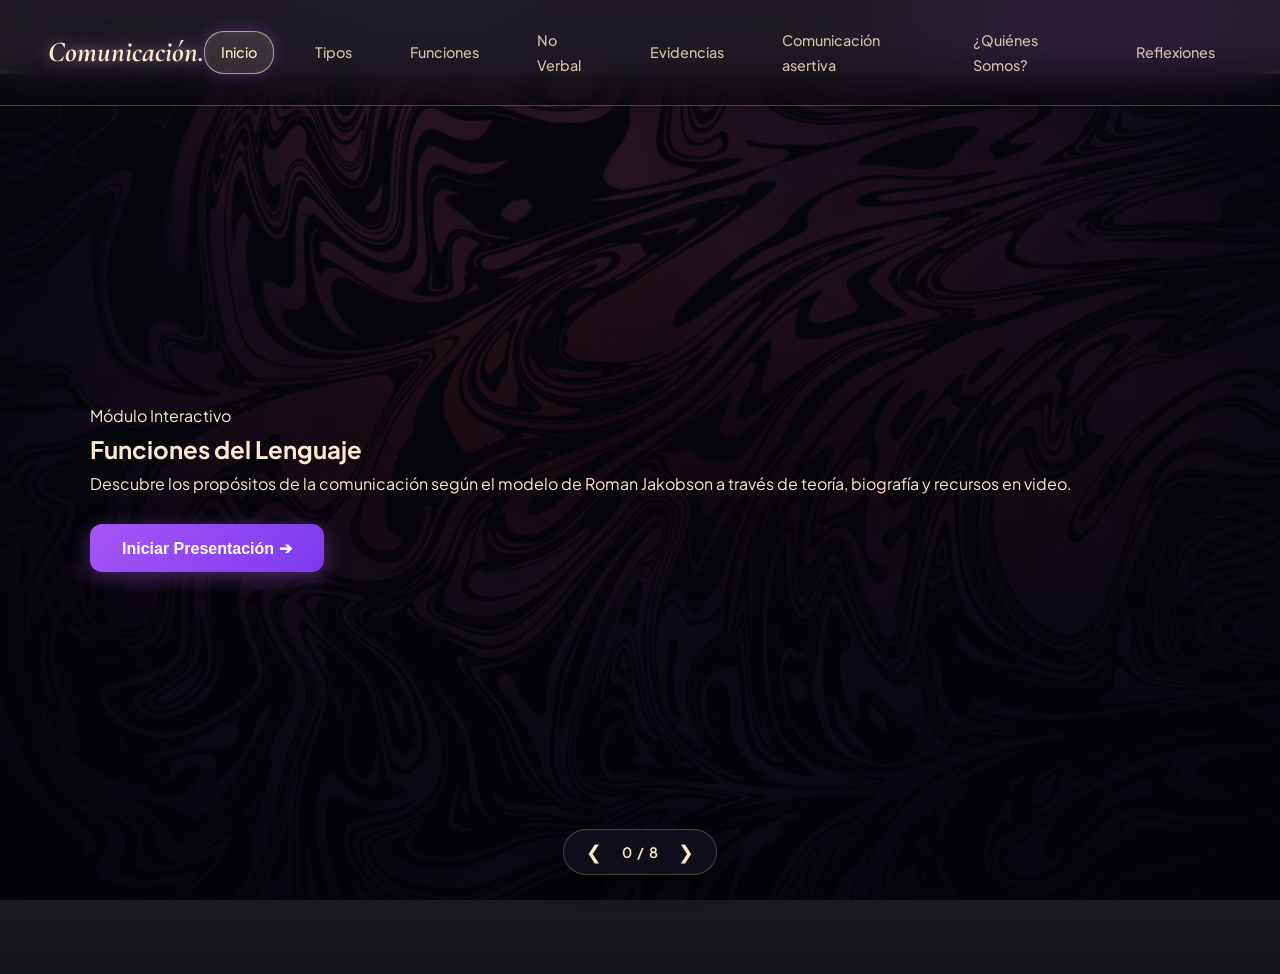
<file: funciones_lenguaje.html>
<!DOCTYPE html>
<html lang="es">
<head>
    <meta charset="UTF-8">
    <meta name="viewport" content="width=device-width, initial-scale=1.0">
    <title>Funciones del Lenguaje | Presentación Interactiva</title>
    
    <link rel="preconnect" href="https://fonts.googleapis.com">
    <link rel="preconnect" href="https://fonts.gstatic.com" crossorigin>
    <link href="https://fonts.googleapis.com/css2?family=Cormorant+Garamond:ital,wght@0,600;1,400&family=Plus+Jakarta+Sans:wght@400;500;600;700&display=swap" rel="stylesheet">
    
    <link rel="stylesheet" href="css/index.css">
    <link rel="stylesheet" href="css/components.css">
    <link rel="stylesheet" href="css/funciones.css">
    <link rel="stylesheet" href="css/responsive.css">
</head>
<body class="slides-body">

  
    <!-- =====================================================
         NAVBAR
         ===================================================== -->

    <nav class="navbar">

        <a href="index.html" class="logo">
            Comunicación.
        </a>

        <ul class="nav-links">

            <li>
                <a href="#inicio" class="active">
                    Inicio
                </a>
            </li>

            <li>
                <a href="tipos-comunicacion.html">
                    Tipos
                </a>
            </li>

            <li>
                <a href="funciones_lenguaje.html">
                    Funciones
                </a>
            </li>

            <li>
                <a href="comunicacion_noverbal.html">
                    No Verbal
                </a>
            </li>

          
            <li>
                <a href="evidencias.html">
                    Evidencias
                </a>
            </li>
             <li>
                <a href="comunicacion-asertiva.html">
                    Comunicación asertiva
                </a>
            </li>
            <li>
                <a href="quienes_somos.html">
                    ¿Quiénes Somos?
                </a>
            </li>
             <li>
                <a href="reflexiones.html">
                    Reflexiones
                </a>
            </li>

        </ul>

    </nav>

    <div class="slide-progress-container">
        <div class="slide-progress-bar" id="progressBar"></div>
    </div>

    <main class="slides-deck">

        <!-- SLIDE 0: INTRODUCCIÓN -->
        <section class="slide active-slide" data-slide="0">
            <div class="slide-content intro-content">
                <span class="badge glow-badge">Módulo Interactivo</span>
                <h1 class="hero-title">Funciones del Lenguaje</h1>
                <p class="hero-subtitle">Descubre los propósitos de la comunicación según el modelo de Roman Jakobson a través de teoría, biografía y recursos en video.</p>
                <br>
                <button class="slide-start-btn" onclick="goToSlide(1)">Iniciar Presentación ➔</button>
            </div>
        </section>

        <!-- SLIDE 1: BIOGRAFÍA DE ROMAN JAKOBSON (CON IMAGEN) -->
        <section class="slide" data-slide="1">
            <div class="slide-content split-slide">
                <div class="slide-text">
                    <span class="slide-number">01 / 08</span>
                    <h2>📜 Roman Jakobson (1896 – 1982)</h2>
                    <p class="slide-desc">Lingüista, fonólogo y teórico literario ruso, considerado uno de los lingüistas más influyentes del siglo XX y pionero del estructuralismo.</p>
                    <div class="interactive-chip-card">
                        <h4>💡 Aporte Principal</h4>
                        <p>Estableció que la comunicación no solo transmite información, sino que se articula en 6 funciones según el factor en el que se ponga el énfasis.</p>
                    </div>
                </div>
                <div class="slide-visual">
                    <div class="glass-visual-card video-card-container">
                        <img src="./assets/img/jakobson.jpg" alt="Fotografía de Roman Jakobson" class="author-bio-img">
                        <span class="floating-tag">Roman Jakobson</span>
                    </div>
                </div>
            </div>
        </section>

        <!-- SLIDE 2: EMOTIVA O EXPRESIVA -->
        <section class="slide" data-slide="2">
            <div class="slide-content split-slide">
                <div class="slide-text">
                    <span class="slide-number">02 / 08</span>
                    <h2>❤️ Función Emotiva o Expresiva</h2>
                    <p class="slide-desc">Centrada en el <strong>Emisor</strong>. Manifiesta sentimientos, emociones, estados de ánimo o deseos del sujeto hablante.</p>
                    <div class="interactive-chip-card">
                        <h4>📌 Clave</h4>
                        <p>Predominan oraciones exclamativas, primera persona gramatical e interjecciones; como ejemplo el personaje esta expresando felicidad.</p>
                    </div>
                </div>
                <div class="slide-visual">
                    <div class="glass-visual-card video-card-container">
                        <iframe class="yt-embed-video" data-yt-url="https://youtu.be/SEnQR0LGhYQ?si=w3eZxM4d6-78Ndb7" title="Función Emotiva" frameborder="0" allow="accelerometer; autoplay; clipboard-write; encrypted-media; gyroscope; picture-in-picture; web-share" referrerpolicy="strict-origin-when-cross-origin" allowfullscreen></iframe>
                        <span class="floating-tag">Enfoque: Emisor</span>
                    </div>
                </div>
            </div>
        </section>

        <!-- SLIDE 3: REFERENCIAL O REPRESENTATIVA -->
        <section class="slide" data-slide="3">
            <div class="slide-content split-slide">
                <div class="slide-text">
                    <span class="slide-number">03 / 08</span>
                    <h2>📢 Función Referencial o Representativa</h2>
                    <p class="slide-desc">Centrada en el <strong>Contexto / Referente</strong>. Informa datos objetivos, hechos reales y conocimientos verificables sin dar opiniones; Como ejemplo los reporteros estan dando informe sobre sucesos</p>
                    <div class="interactive-chip-card">
                        <h4>📌 Clave</h4>
                        <p>Uso de tercera persona y modo indicativo. Es la función principal del periodismo e informes científicos.</p>
                    </div>
                </div>
                <div class="slide-visual">
                    <div class="glass-visual-card video-card-container">
                        <iframe class="yt-embed-video" data-yt-url="https://youtu.be/29I8okpBuLk?si=uXKWlBjxn2gfyx6d" title="Función Referencial" frameborder="0" allow="accelerometer; autoplay; clipboard-write; encrypted-media; gyroscope; picture-in-picture; web-share" referrerpolicy="strict-origin-when-cross-origin" allowfullscreen></iframe>
                        <span class="floating-tag">Enfoque: Contexto</span>
                    </div>
                </div>
            </div>
        </section>

        <!-- SLIDE 4: APELATIVA O CONATIVA -->
        <section class="slide" data-slide="4">
            <div class="slide-content split-slide">
                <div class="slide-text">
                    <span class="slide-number">04 / 08</span>
                    <h2>🎯 Función Apelativa o Conativa</h2>
                    <p class="slide-desc">Centrada en el <strong>Receptor</strong>. Busca influir en la conducta del oyente para que actúe, responda o cambie de actitud.</p>
                    <div class="interactive-chip-card">
                        <h4>📌 Clave</h4>
                        <p>Se manifiesta mediante órdenes, mandatos, peticiones o preguntas directas; Como ejemplo la chica esta influyendo a la otra al darle ordenes.</p>
                    </div>
                </div>
                <div class="slide-visual">
                    <div class="glass-visual-card video-card-container">
                        <iframe class="yt-embed-video" data-yt-url="https://youtu.be/lZbnXTlsGfE?si=Tf1A5HKXJCw-llCN" title="Función Apelativa" frameborder="0" allow="accelerometer; autoplay; clipboard-write; encrypted-media; gyroscope; picture-in-picture; web-share" referrerpolicy="strict-origin-when-cross-origin" allowfullscreen></iframe>
                        <span class="floating-tag">Enfoque: Receptor</span>
                    </div>
                </div>
            </div>
        </section>

        <!-- SLIDE 5: FÁTICA O DE CONTACTO -->
        <section class="slide" data-slide="5">
            <div class="slide-content split-slide">
                <div class="slide-text">
                    <span class="slide-number">05 / 08</span>
                    <h2>📞 Función Fática o de Contacto</h2>
                    <p class="slide-desc">Centrada en el <strong>Canal</strong>. Valida que el canal físico siga abierto, funcionando e interconectado.</p>
                    <div class="interactive-chip-card">
                        <h4>📌 Clave</h4>
                        <p>Sirve para iniciar, mantener o cortar una charla; El guardia esta tratando de buscar respuesta de algun sobreviviente..</p>
                    </div>
                </div>
                <div class="slide-visual">
                    <div class="glass-visual-card video-card-container">
                        <iframe class="yt-embed-video" data-yt-url="https://youtu.be/PotmuV9TXFY?si=k-5uJjrle0sqli-l" title="Función Fática" frameborder="0" allow="accelerometer; autoplay; clipboard-write; encrypted-media; gyroscope; picture-in-picture; web-share" referrerpolicy="strict-origin-when-cross-origin" allowfullscreen></iframe>
                        <span class="floating-tag">Enfoque: Canal</span>
                    </div>
                </div>
            </div>
        </section>

        <!-- SLIDE 6: POÉTICA O ESTÉTICA -->
        <section class="slide" data-slide="6">
            <div class="slide-content split-slide">
                <div class="slide-text">
                    <span class="slide-number">06 / 08</span>
                    <h2>🎨 Función Poética o Estética</h2>
                    <p class="slide-desc">Centrada en la forma del <strong>Mensaje</strong>. Busca destacar la belleza del lenguaje mediante estilo, recursos literarios y ritmo.</p>
                    <div class="interactive-chip-card">
                        <h4>📌 Clave</h4>
                        <p>Presente en poesía, refranes, canciones y eslóganes creativos; la chica esta endulzando las palabras al hablar del chico que le gusta..</p>
                    </div>
                </div>
                <div class="slide-visual">
                    <div class="glass-visual-card video-card-container">
                        <iframe class="yt-embed-video" data-yt-url="https://youtu.be/D1Js5FyWIIU?si=PmMhAPnDntTrieed" title="Función Poética" frameborder="0" allow="accelerometer; autoplay; clipboard-write; encrypted-media; gyroscope; picture-in-picture; web-share" referrerpolicy="strict-origin-when-cross-origin" allowfullscreen></iframe>
                        <span class="floating-tag">Enfoque: Mensaje</span>
                    </div>
                </div>
            </div>
        </section>

        <!-- SLIDE 7: METALINGÜÍSTICA -->
        <section class="slide" data-slide="7">
            <div class="slide-content split-slide">
                <div class="slide-text">
                    <span class="slide-number">07 / 08</span>
                    <h2>🔍 Función Metalingüística</h2>
                    <p class="slide-desc">Centrada en el <strong>Código</strong>. Se activa cuando usamos el propio idioma para definir, explicar o reflexionar sobre las reglas gramaticales.</p>
                    <div class="interactive-chip-card">
                        <h4>📌 Clave</h4>
                        <p>Consultas del diccionario o aclaraciones léxicas: Como ejemplo Don Ramon esta tratando de explicar el significado de la calavera o el peligro..</p>
                    </div>
                </div>
                <div class="slide-visual">
                    <div class="glass-visual-card video-card-container">
                        <iframe class="yt-embed-video" data-yt-url="https://youtu.be/Z3LDU2-MJtY?si=_Pt6nMxV3WU_302z" title="Función Metalingüística" frameborder="0" allow="accelerometer; autoplay; clipboard-write; encrypted-media; gyroscope; picture-in-picture; web-share" referrerpolicy="strict-origin-when-cross-origin" allowfullscreen></iframe>
                        <span class="floating-tag">Enfoque: Código</span>
                    </div>
                </div>
            </div>
        </section>

        <!-- SLIDE 8: DESAFÍO INTERACTIVO -->
        <section class="slide" data-slide="8">
            <div class="slide-content full-slide">
                <h2 class="section-title">🕹️ Desafío: Decodificador de Funciones</h2>
                
                <div class="game-card slide-game-card">
                    <div class="game-header">
                        <div class="game-score-badge">Pregunta <span id="currentLevel">1</span> de 5 | Puntos: <span id="score">0</span></div>
                    </div>

                    <div class="game-body">
                        <div class="quiz-question" id="scenarioText">Cargando escenario...</div>
                        <div class="options-grid" id="optionsContainer"></div>
                        <div id="gameFeedback" class="feedback-msg"></div>
                        <div class="game-actions">
                            <button id="nextBtn" class="slide-btn hidden-btn" onclick="nextQuestion()">Siguiente Pregunta ➔</button>
                        </div>
                    </div>
                </div>
            </div>
        </section>

    </main>

    <div class="slides-controls">
        <button class="nav-arrow" id="prevSlideBtn" onclick="prevSlide()">❮</button>
        <span class="slide-indicator" id="slideIndicator">0 / 8</span>
        <button class="nav-arrow" id="nextSlideBtn" onclick="nextSlide()">❯</button>
    </div>

    <script src="js/funciones.js"></script>
</body>
</html>
</file>
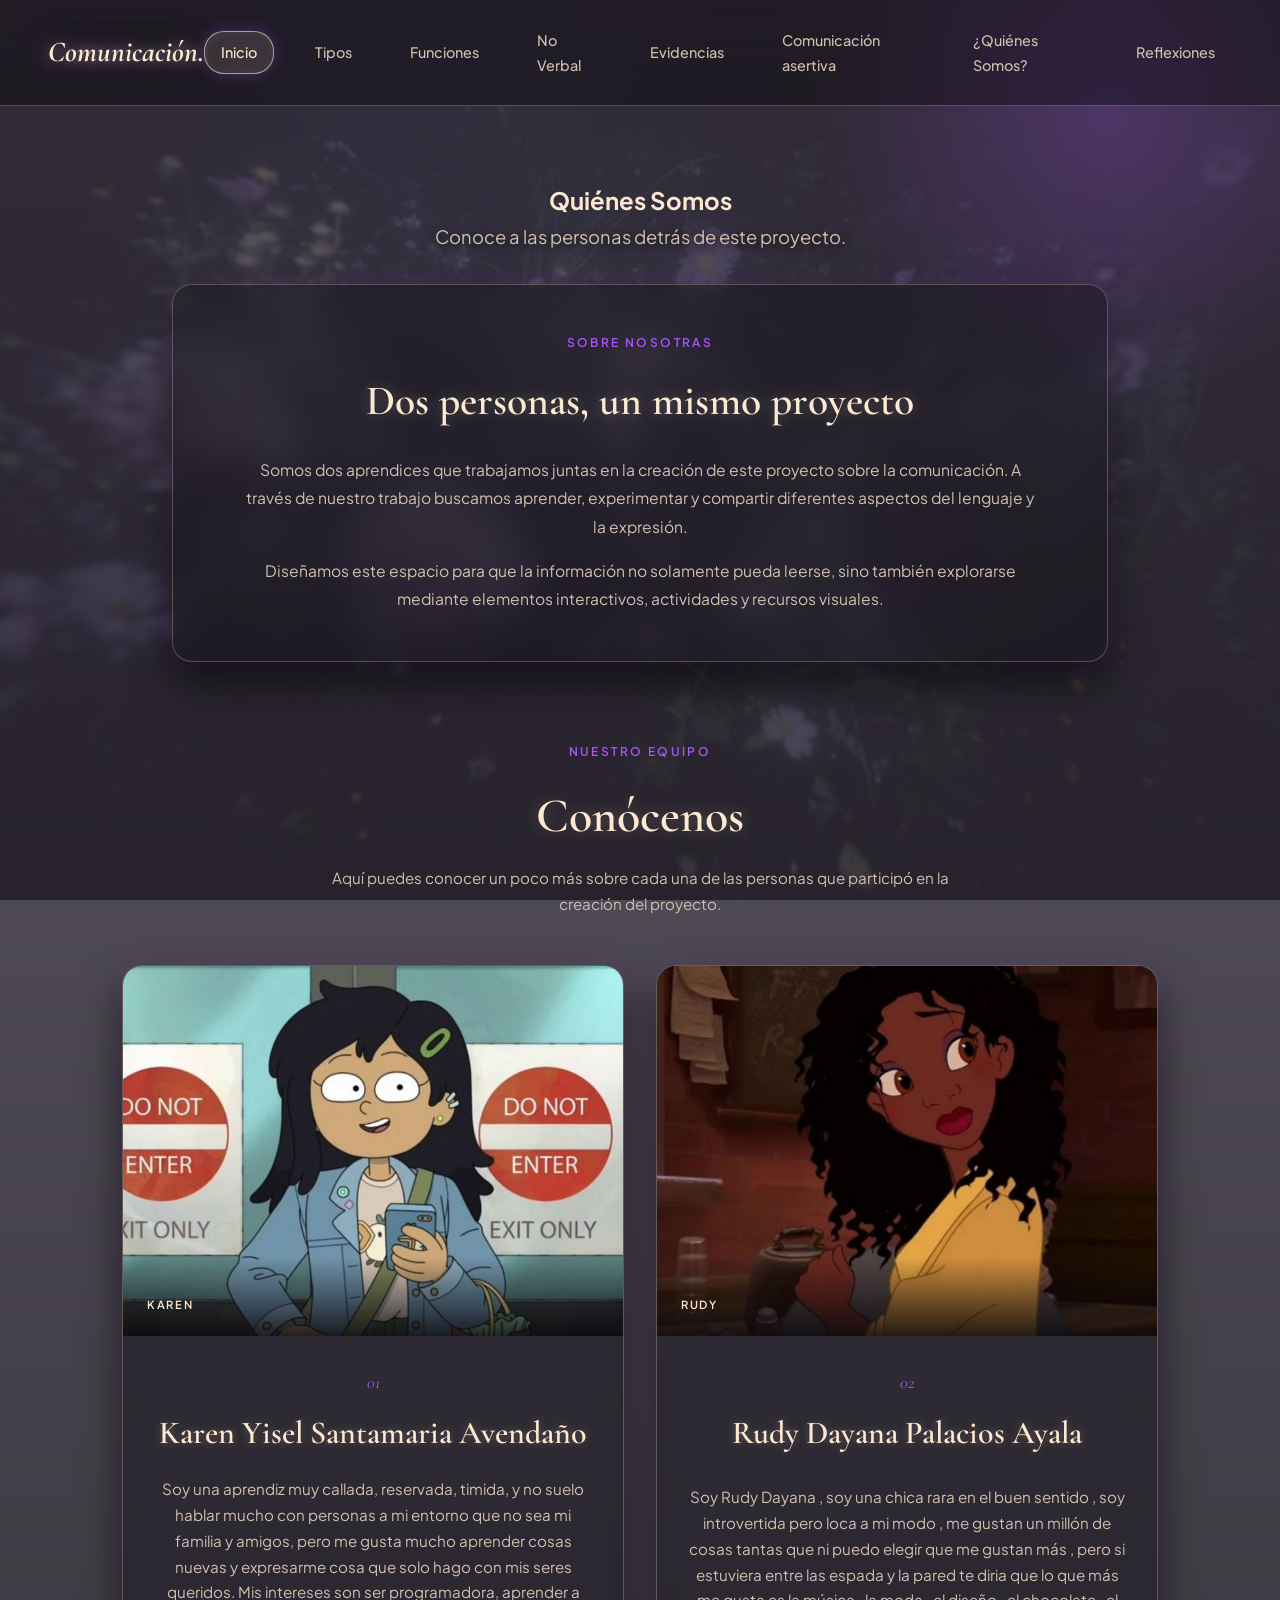
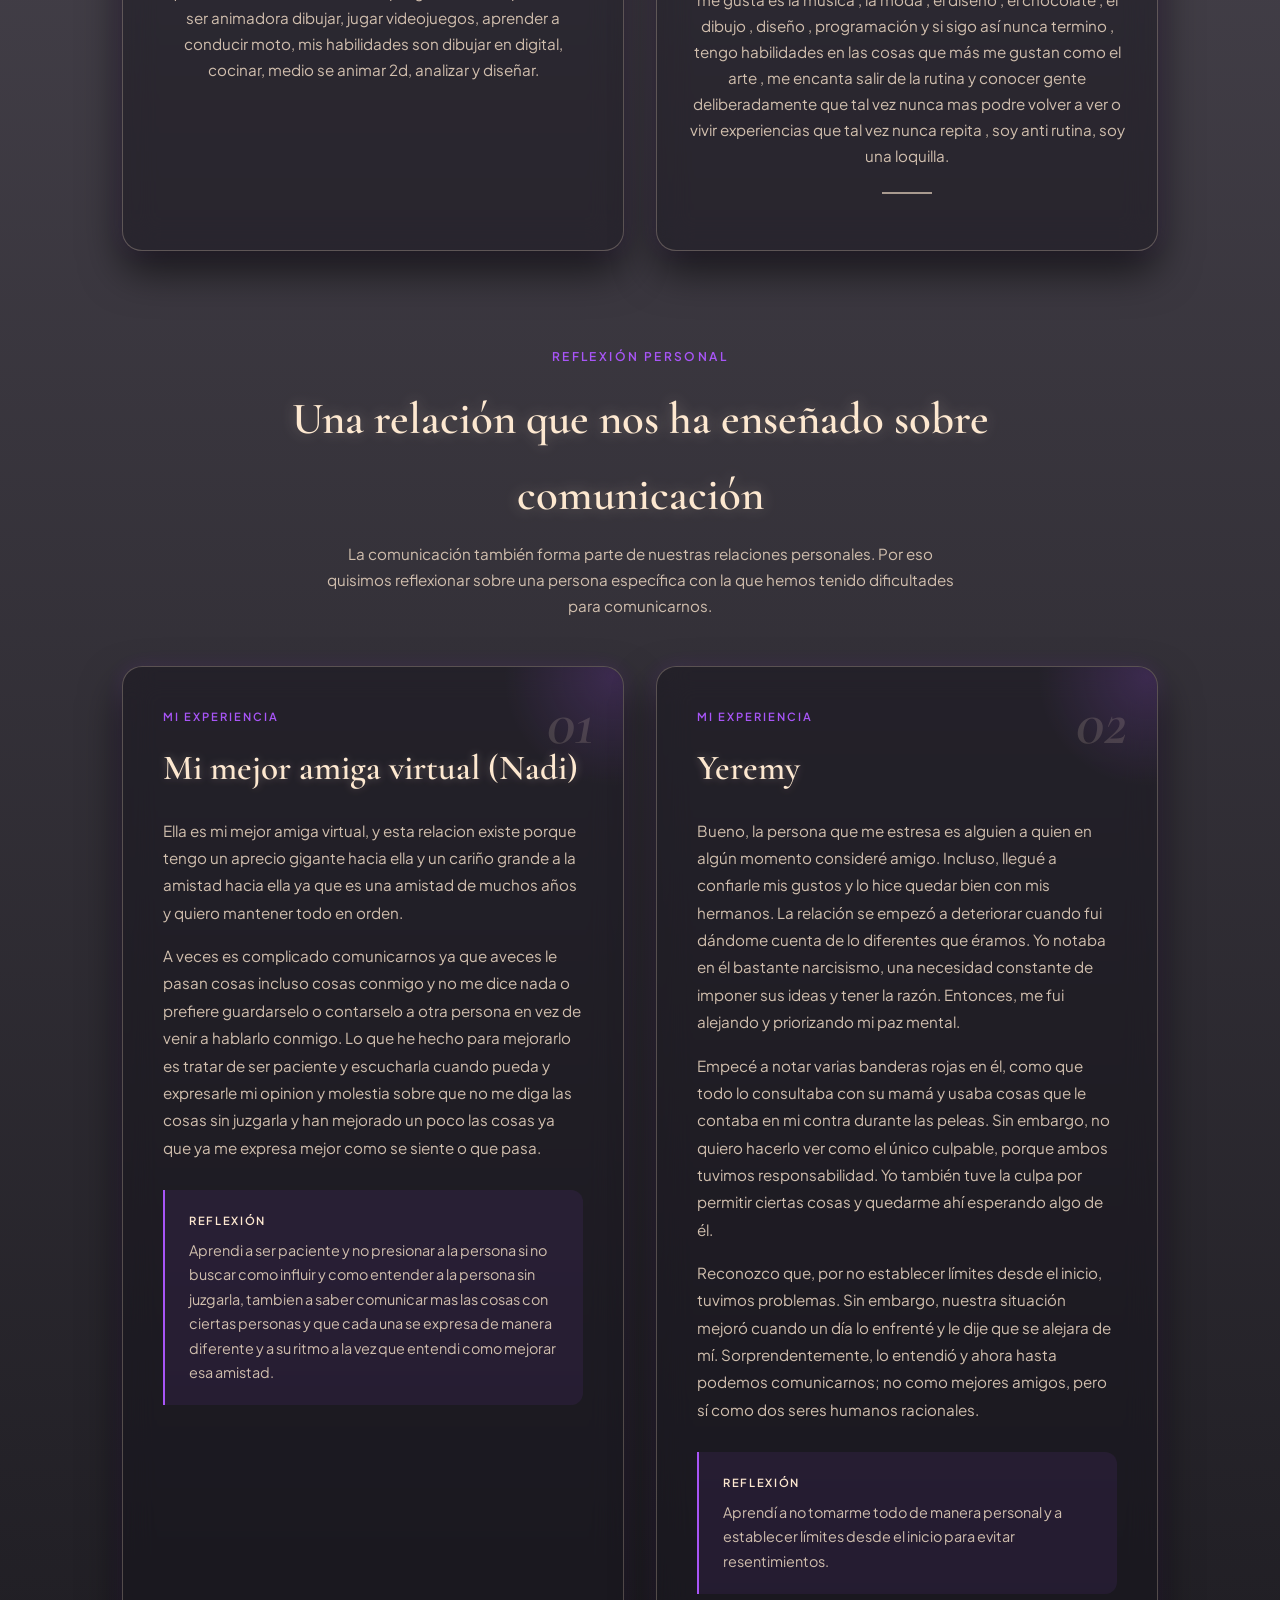
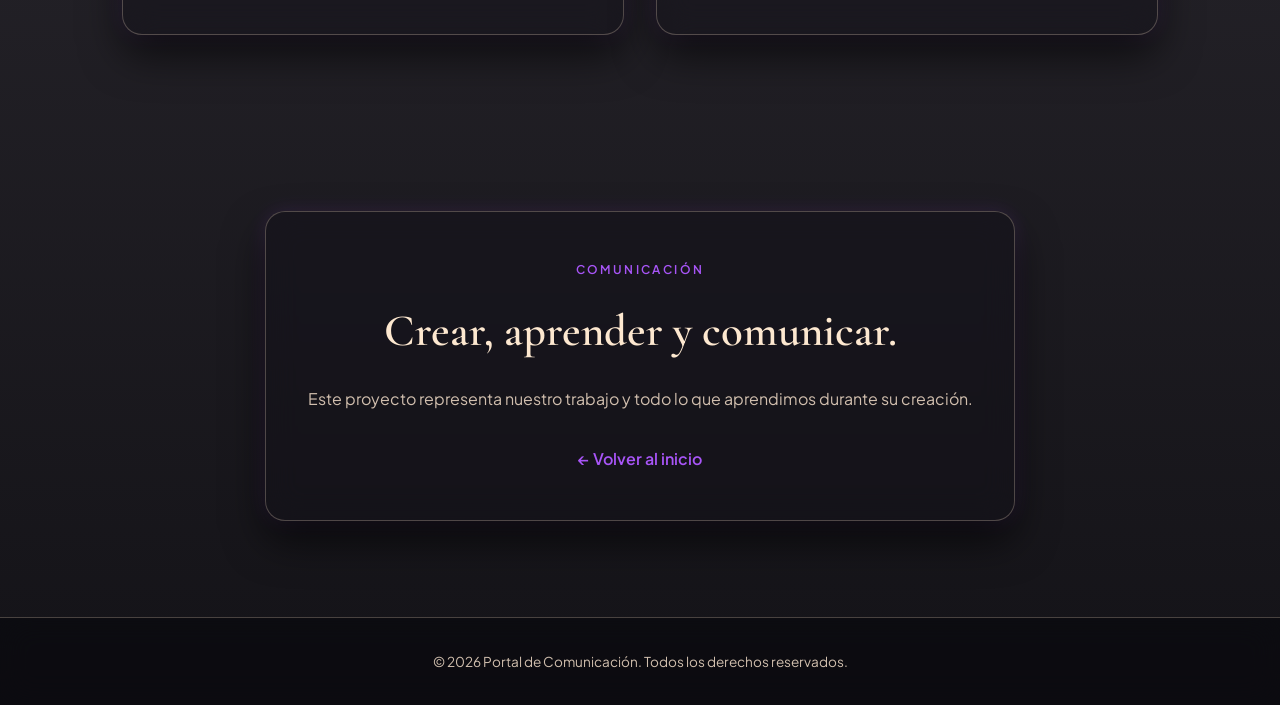
<file: quienes_somos.html>
<!DOCTYPE html>
<html lang="es">

<head>
    <meta charset="UTF-8">
    <meta name="viewport" content="width=device-width, initial-scale=1.0">

    <title>Quiénes Somos | Portal de Comunicación</title>

    <!-- Google Fonts -->
    <link rel="preconnect" href="https://fonts.googleapis.com">
    <link rel="preconnect" href="https://fonts.gstatic.com" crossorigin>

    <link
        href="https://fonts.googleapis.com/css2?family=Cormorant+Garamond:ital,wght@0,600;1,400&family=Plus+Jakarta+Sans:wght@400;500;600&display=swap"
        rel="stylesheet"
    >

    <!-- Estilos principales -->
    <link rel="stylesheet" href="css/index.css">
    <link rel="stylesheet" href="css/components.css">

    <!-- Estilos de esta página -->
    <link rel="stylesheet" href="css/quienes-somos.css">

    <!-- Responsive -->
    <link rel="stylesheet" href="css/responsive.css">
</head>

<body>

   
    <!-- =====================================================
         NAVBAR
         ===================================================== -->

    <nav class="navbar">

        <a href="index.html" class="logo">
            Comunicación.
        </a>

        <ul class="nav-links">

            <li>
                <a href="#inicio" class="active">
                    Inicio
                </a>
            </li>

            <li>
                <a href="tipos-comunicacion.html">
                    Tipos
                </a>
            </li>

            <li>
                <a href="funciones_lenguaje.html">
                    Funciones
                </a>
            </li>

            <li>
                <a href="comunicacion_noverbal.html">
                    No Verbal
                </a>
            </li>

          
            <li>
                <a href="evidencias.html">
                    Evidencias
                </a>
            </li>
             <li>
                <a href="comunicacion-asertiva.html">
                    Comunicación asertiva
                </a>
            </li>
            <li>
                <a href="quienes_somos.html">
                    ¿Quiénes Somos?
                </a>
            </li>
             <li>
                <a href="reflexiones.html">
                    Reflexiones
                </a>
            </li>

        </ul>

    </nav>


    <main>

        <!-- ==========================================
             ENCABEZADO
        ========================================== -->

        <section class="page-header about-header">

            <h1>
                Quiénes Somos
            </h1>

            <p class="subtitle">
                Conoce a las personas detrás de este proyecto.
            </p>

        </section>


        <!-- ==========================================
             RESUMEN DE NOSOTRAS
        ========================================== -->

        <section class="about-intro">

            <div class="about-intro-content">

                <span class="intro-label">
                    SOBRE NOSOTRAS
                </span>

                <h2>
                    Dos personas, un mismo proyecto
                </h2>

                <p>
                    Somos dos aprendices que trabajamos juntas en la
                    creación de este proyecto sobre la comunicación.
                    A través de nuestro trabajo buscamos aprender,
                    experimentar y compartir diferentes aspectos del
                    lenguaje y la expresión.
                </p>

                <p>
                    Diseñamos este espacio para que la información no
                    solamente pueda leerse, sino también explorarse
                    mediante elementos interactivos, actividades y
                    recursos visuales.
                </p>

            </div>

        </section>


        <!-- ==========================================
             NUESTRO EQUIPO
        ========================================== -->

        <section class="about-section">

            <div class="section-heading">

                <span>
                    NUESTRO EQUIPO
                </span>

                <h2>
                    Conócenos
                </h2>

                <p>
                    Aquí puedes conocer un poco más sobre cada una de
                    las personas que participó en la creación del proyecto.
                </p>

            </div>


            <div class="team-container">


                <!-- ==================================
                     TARJETA 1
                ================================== -->

                <article class="team-card">

                    <div class="team-image">

                        <img
                            src="assets/img/karen.jpg"
                            alt="KAREN"
                        >

                        <div class="image-overlay">

                            <span>
                                KAREN
                            </span>

                        </div>

                    </div>


                    <div class="team-info">

                        <span class="team-number">
                            01
                        </span>

                        <h2>
                            Karen Yisel Santamaria Avendaño
                        </h2>

                        <p>
                            Soy una aprendiz muy callada, reservada, timida, y no suelo hablar mucho
                            con personas a mi entorno que no sea mi familia y amigos, pero me gusta mucho aprender cosas nuevas y 
                            expresarme cosa que solo hago con mis seres queridos. Mis intereses son ser programadora, aprender a ser animadora
                            dibujar, jugar videojuegos, aprender a conducir moto, mis habilidades son dibujar en digital, cocinar, medio se animar 2d, analizar y diseñar.
                        </p>

                    </div>

                </article>


                <!-- ==================================
                     TARJETA 2
                ================================== -->

                <article class="team-card">

                    <div class="team-image">

                        <img
                            src="assets/img/rudy.jpg"
                            alt="Rudy"
                        >

                        <div class="image-overlay">

                            <span>
                                RUDY 
                            </span>

                        </div>

                    </div>


                    <div class="team-info">

                        <span class="team-number">
                            02
                        </span>

                        <h2>
                            Rudy Dayana Palacios Ayala
                        </h2>

                        <p>
                            <p>
                            Soy Rudy Dayana , soy una chica rara en el buen sentido , soy introvertida pero loca a mi modo , me gustan un millón de cosas tantas que ni puedo elegir que me gustan más , pero si estuviera entre las espada y la pared te diria que lo que más me gusta es la música , la moda , el diseño , el chocolate , el dibujo , diseño , programación y si sigo así nunca termino , tengo habilidades en las cosas que más me gustan como el arte , me encanta salir de la rutina y conocer gente deliberadamente que tal vez nunca mas podre volver a ver o vivir experiencias que tal vez nunca repita , soy anti rutina, soy una loquilla.
                        </p>
                        </p>

                        <div class="team-line"></div>

                    </div>

                </article>

            </div>

        </section>


        <!-- ==========================================
             REFLEXIÓN SOBRE UNA RELACIÓN
        ========================================== -->

        <section class="relationship-section">

            <div class="section-heading relationship-heading">

                <span>
                    REFLEXIÓN PERSONAL
                </span>

                <h2>
                    Una relación que nos ha enseñado sobre comunicación
                </h2>

                <p>
                    La comunicación también forma parte de nuestras
                    relaciones personales. Por eso quisimos reflexionar
                    sobre una persona específica con la que hemos tenido
                    dificultades para comunicarnos.
                </p>

            </div>


            <div class="relationship-container">


                <!-- ==================================
                     REFLEXIÓN 1
                ================================== -->

                <article class="relationship-card">

                    <div class="relationship-number">
                        01
                    </div>

                    <div class="relationship-content">

                        <span class="relationship-label">
                            MI EXPERIENCIA
                        </span>

                        <h3>
                            Mi mejor amiga virtual (Nadi)
                        </h3>

                        <p>
                            Ella es mi mejor amiga virtual, y esta relacion
                            existe porque tengo un aprecio gigante hacia ella
                            y un cariño grande a la amistad hacia ella ya que es una amistad de muchos
                            años y quiero mantener todo en orden.
                        </p>

                        <p>
                            A veces es complicado comunicarnos
                            ya que aveces le pasan cosas incluso cosas conmigo y no me dice
                            nada o prefiere guardarselo o contarselo a otra persona en vez de venir a hablarlo
                            conmigo. Lo que he hecho para mejorarlo es tratar de ser paciente y escucharla cuando pueda
                            y expresarle mi opinion y molestia sobre que no me diga las cosas sin juzgarla y han mejorado un poco las cosas
                            ya que ya me expresa mejor como se siente o que pasa.
                        </p>

                        <div class="reflection-box">

                            <span>
                                REFLEXIÓN
                            </span>

                            <p>
                                Aprendi a ser paciente y no presionar a la persona si no buscar
                                como influir y como entender a la persona sin juzgarla, tambien a saber comunicar
                                mas las cosas con ciertas personas y que cada una se expresa de manera diferente y a su ritmo
                                a la vez que entendi como mejorar esa amistad.
                            </p>

                        </div>

                    </div>

                </article>


                <!-- ==================================
                     REFLEXIÓN 2
                ================================== -->

                <article class="relationship-card">

                    <div class="relationship-number">
                        02
                    </div>

                    <div class="relationship-content">

                        <span class="relationship-label">
                            MI EXPERIENCIA
                        </span>

                        <h3>
                            Yeremy
                        </h3>

                        <p>
                            Bueno, la persona que me estresa es alguien a quien en
                            algún momento consideré amigo. Incluso, llegué a confiarle
                            mis gustos y lo hice quedar bien con mis hermanos. La relación
                            se empezó a deteriorar cuando fui dándome cuenta de lo
                            diferentes que éramos. Yo notaba en él bastante narcisismo,
                            una necesidad constante de imponer sus ideas y tener la razón.
                            Entonces, me fui alejando y priorizando mi paz mental.
                        </p>

                        <p>
                            Empecé a notar varias banderas rojas en él, como que todo lo
    consultaba con su mamá y usaba cosas que le contaba en mi contra
    durante las peleas. Sin embargo, no quiero hacerlo ver como el
    único culpable, porque ambos tuvimos responsabilidad. Yo también
    tuve la culpa por permitir ciertas cosas y quedarme ahí esperando
    algo de él.
                        </p>

                        <p>
                            Reconozco que, por no establecer límites desde el inicio,
                            tuvimos problemas. Sin embargo, nuestra situación mejoró
                            cuando un día lo enfrenté y le dije que se alejara de mí.
                            Sorprendentemente, lo entendió y ahora hasta podemos
                            comunicarnos; no como mejores amigos, pero sí como dos
                            seres humanos racionales.
                        </p>

                        <div class="reflection-box">

                            <span>
                                REFLEXIÓN
                            </span>

                            <p>
                                    Aprendí a no tomarme todo de manera personal y a establecer
    límites desde el inicio para evitar resentimientos.
                            </p>

                        </div>

                    </div>

                </article>

            </div>

        </section>


        <!-- ==========================================
             REFLEXIÓN FINAL
        ========================================== -->

        <section class="about-end">

            <div class="about-end-content">

                <span>
                    COMUNICACIÓN
                </span>

                <h2>
                    Crear, aprender y comunicar.
                </h2>

                <p>
                    Este proyecto representa nuestro trabajo y todo lo
                    que aprendimos durante su creación.
                </p>

                <a
                    href="index.html"
                    class="back-button"
                >
                    ← Volver al inicio
                </a>

            </div>

        </section>

    </main>


    <!-- ==========================================
         MODAL
    ========================================== -->

    <div
        id="infoModal"
        class="info-modal"
    >

        <div class="modal-content">

            <button
                class="modal-close"
                onclick="closeMessage()"
                aria-label="Cerrar"
            >
                ×
            </button>

            <span
                id="modalNumber"
                class="modal-number"
            >
                01
            </span>

            <h2 id="modalTitle">
                Información
            </h2>

            <p id="modalText"></p>

        </div>

    </div>


    <!-- ==========================================
         FOOTER
    ========================================== -->

    <footer>

        <p>
            &copy; 2026 Portal de Comunicación.
            Todos los derechos reservados.
        </p>

    </footer>


    <!-- JavaScript -->
    <script src="js/quienes-somos.js"></script>

</body>

</html>
</file>
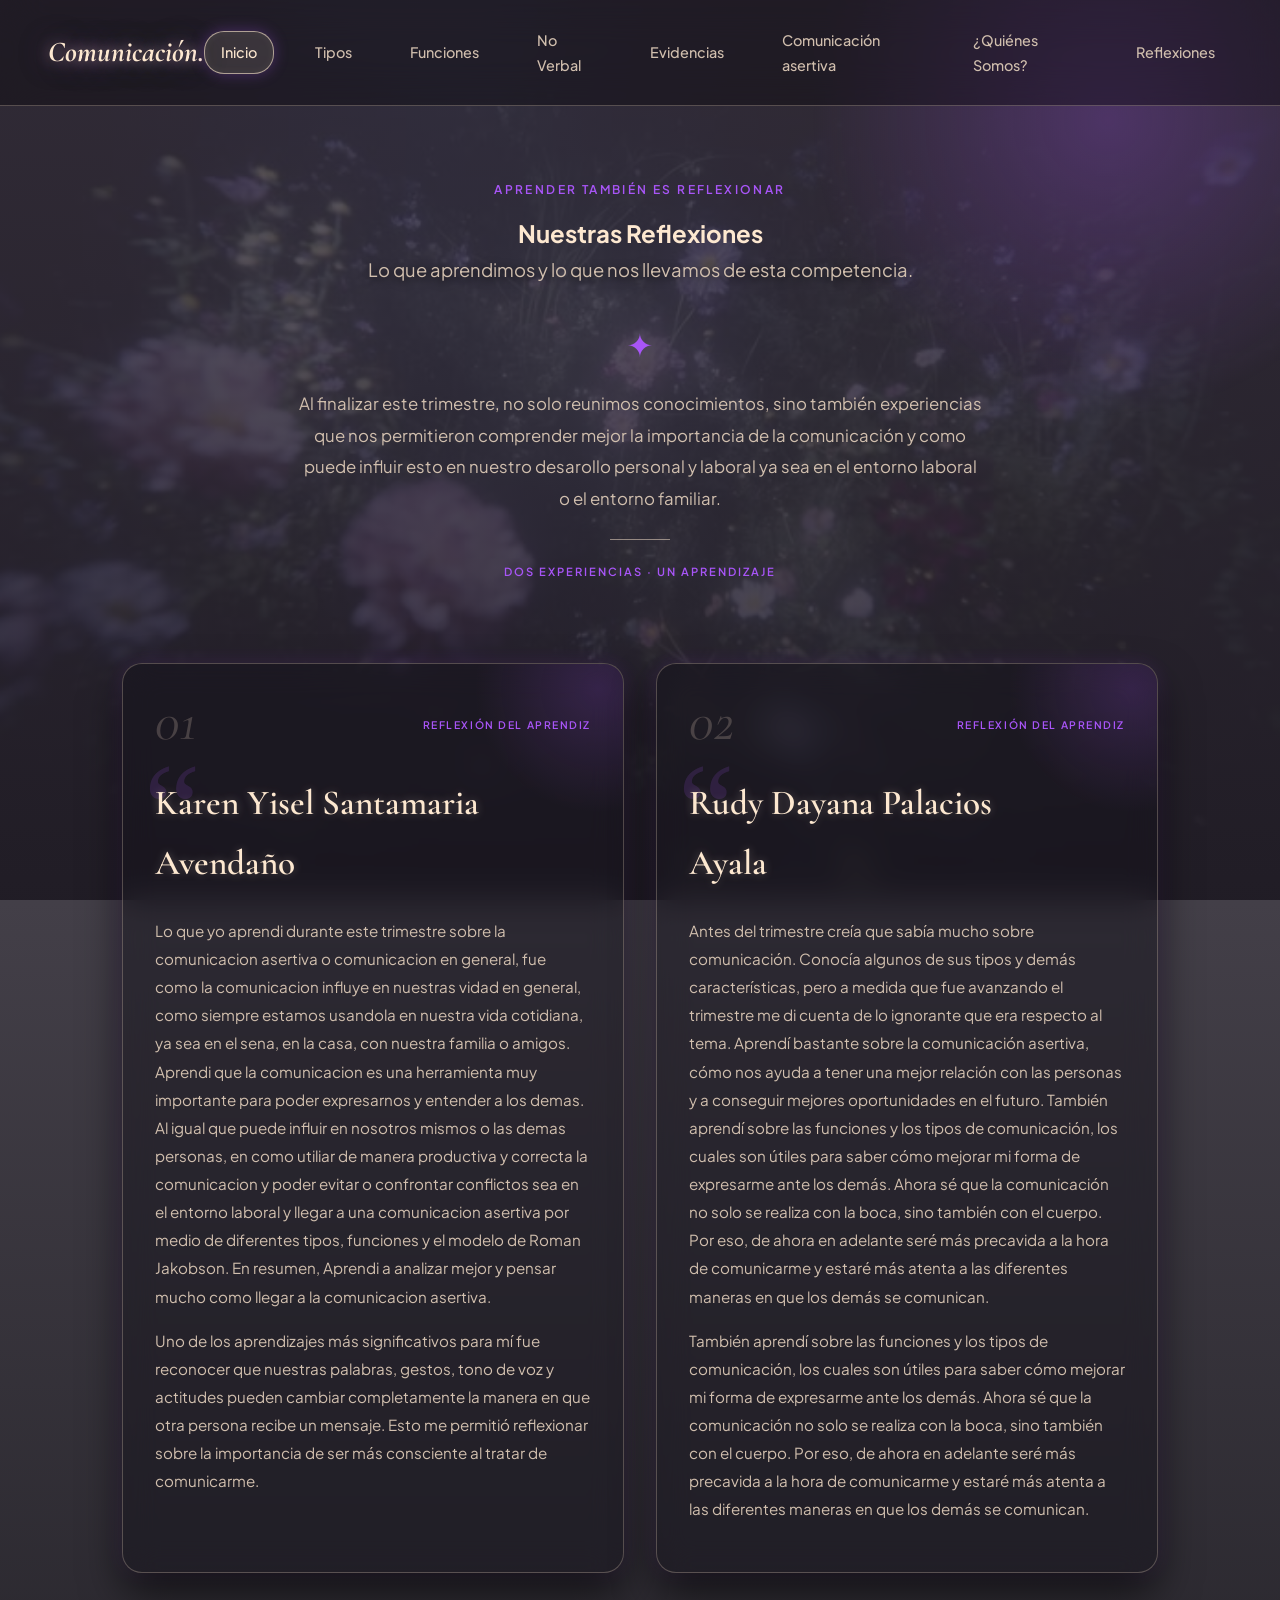
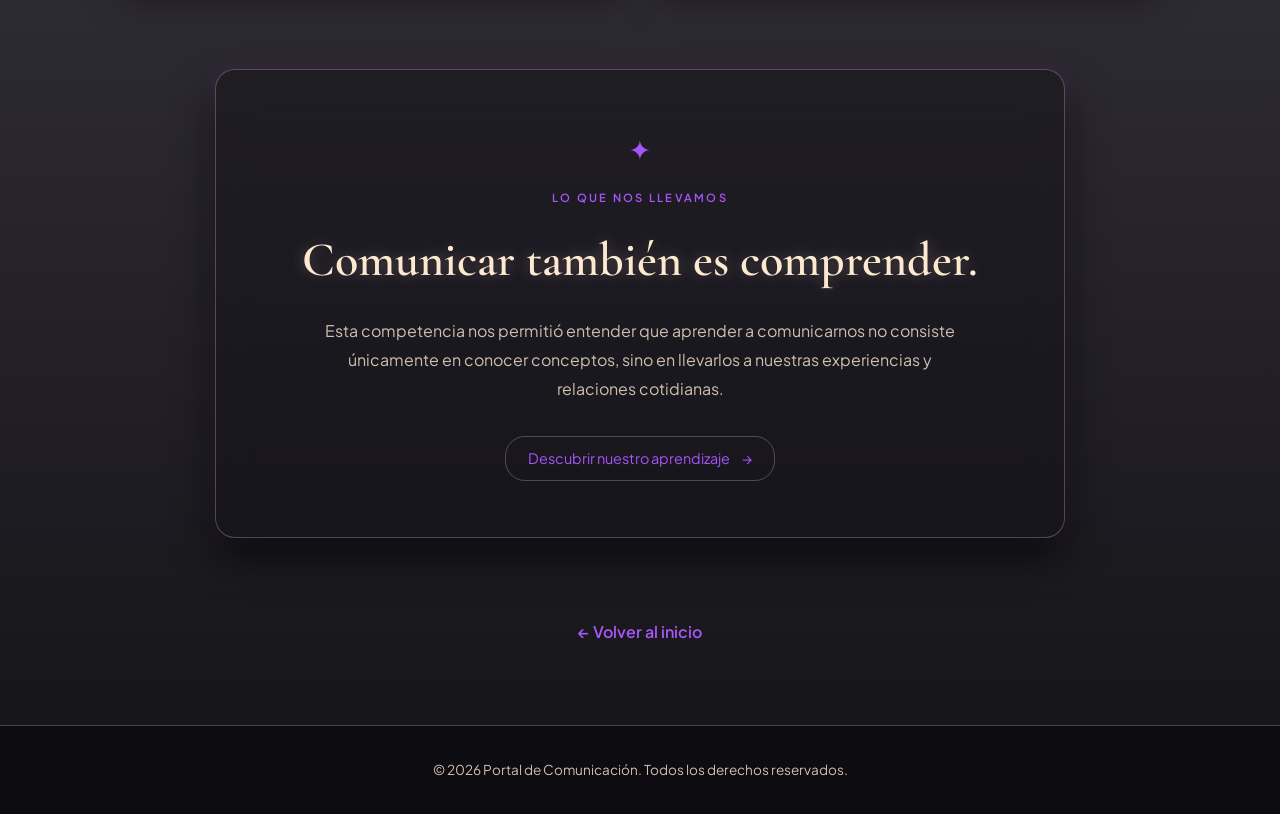
<file: reflexiones.html>
<!DOCTYPE html>
<html lang="es">

<head>
    <meta charset="UTF-8">
    <meta name="viewport" content="width=device-width, initial-scale=1.0">

    <title>Reflexiones | Portal de Comunicación</title>

    <!-- Google Fonts -->
    <link rel="preconnect" href="https://fonts.googleapis.com">
    <link rel="preconnect" href="https://fonts.gstatic.com" crossorigin>

    <link
        href="https://fonts.googleapis.com/css2?family=Cormorant+Garamond:ital,wght@0,600;1,400&family=Plus+Jakarta+Sans:wght@400;500;600&display=swap"
        rel="stylesheet"
    >

    <!-- Estilos principales -->
    <link rel="stylesheet" href="css/index.css">
    <link rel="stylesheet" href="css/components.css">

    <!-- Estilos propios -->
    <link rel="stylesheet" href="css/reflexiones.css">

    <!-- Responsive -->
    <link rel="stylesheet" href="css/responsive.css">
</head>


<body>

    <!-- ==========================================
         NAVBAR
    ========================================== -->

 
    <!-- =====================================================
         NAVBAR
         ===================================================== -->

    <nav class="navbar">

        <a href="index.html" class="logo">
            Comunicación.
        </a>

        <ul class="nav-links">

            <li>
                <a href="#inicio" class="active">
                    Inicio
                </a>
            </li>

            <li>
                <a href="tipos-comunicacion.html">
                    Tipos
                </a>
            </li>

            <li>
                <a href="funciones_lenguaje.html">
                    Funciones
                </a>
            </li>

            <li>
                <a href="comunicacion_noverbal.html">
                    No Verbal
                </a>
            </li>

          
            <li>
                <a href="evidencias.html">
                    Evidencias
                </a>
            </li>
             <li>
                <a href="comunicacion-asertiva.html">
                    Comunicación asertiva
                </a>
            </li>
            <li>
                <a href="quienes_somos.html">
                    ¿Quiénes Somos?
                </a>
            </li>
             <li>
                <a href="reflexiones.html">
                    Reflexiones
                </a>
            </li>

        </ul>

    </nav>


    <main>

        <!-- ==========================================
             ENCABEZADO
        ========================================== -->

        <section class="page-header reflection-header">

            <span class="reflection-kicker">
                APRENDER TAMBIÉN ES REFLEXIONAR
            </span>

            <h1>
                Nuestras Reflexiones
            </h1>

            <p class="subtitle">
                Lo que aprendimos y lo que nos llevamos de esta competencia.
            </p>

        </section>


        <!-- ==========================================
             INTRODUCCIÓN
        ========================================== -->

        <section class="reflection-intro">

            <div class="intro-symbol">
                ✦
            </div>

            <p>
                Al finalizar este trimestre, no solo reunimos conocimientos,
                sino también experiencias que nos permitieron comprender
                mejor la importancia de la comunicación y como puede influir esto en nuestro desarollo personal y laboral ya sea en el entorno laboral
                o el entorno familiar.
            </p>

            <div class="intro-line"></div>

            <span>
                DOS EXPERIENCIAS · UN APRENDIZAJE
            </span>

        </section>


        <!-- ==========================================
             REFLEXIONES
        ========================================== -->

        <section class="reflections-section">

            <div class="reflection-grid">


                <!-- ==================================
                     REFLEXIÓN APRENDIZ 01
                ================================== -->

                <article class="reflection-card">

                    <div class="card-top">

                        <span class="card-number">
                            01
                        </span>

                        <span class="card-label">
                            REFLEXIÓN DEL APRENDIZ
                        </span>

                    </div>


                    <div class="card-content">

                        <h2>
                            Karen Yisel Santamaria Avendaño
                        </h2>

                        <div class="quote-mark">
                            “
                        </div>

                        <p class="reflection-text">
                           Lo que yo aprendi durante este trimestre sobre la comunicacion asertiva o comunicacion en general,
                           fue como la comunicacion influye en nuestras vidad en general, como siempre estamos usandola en nuestra
                           vida cotidiana, ya sea en el sena, en la casa, con nuestra familia o amigos. Aprendi que la comunicacion 
                           es una herramienta muy importante para poder expresarnos y entender a los demas. Al igual que puede influir en nosotros
                           mismos o las demas personas, en como utiliar de manera productiva y correcta la comunicacion y poder evitar o confrontar 
                           conflictos sea en el entorno laboral y llegar a una comunicacion asertiva por medio de diferentes tipos, funciones y el modelo
                           de Roman Jakobson. En resumen, Aprendi a analizar mejor y pensar mucho como llegar a la comunicacion asertiva.
                        </p>

                        <p class="reflection-text">
                            Uno de los aprendizajes más significativos para mí
                            fue reconocer que nuestras palabras, gestos, tono
                            de voz y actitudes pueden cambiar completamente
                            la manera en que otra persona recibe un mensaje.
                            Esto me permitió reflexionar sobre la importancia
                            de ser más consciente al tratar de comunicarme.
                        </p>

                    </div>

                </article>


                <!-- ==================================
                     REFLEXIÓN APRENDIZ 02
                ================================== -->

                <article class="reflection-card">

                    <div class="card-top">

                        <span class="card-number">
                            02
                        </span>

                        <span class="card-label">
                            REFLEXIÓN DEL APRENDIZ
                        </span>

                    </div>


                    <div class="card-content">

                        <h2>
                            Rudy Dayana Palacios
                            <br> Ayala
                        </h2>

                        <div class="quote-mark">
                            “
                        </div>

                        <p class="reflection-text">
                          
Antes del trimestre creía que sabía mucho sobre comunicación. Conocía algunos de sus tipos y demás características, pero a medida que fue avanzando el trimestre me di cuenta de lo ignorante que era respecto al tema. Aprendí bastante sobre la comunicación asertiva, cómo nos ayuda a tener una mejor relación con las personas y a conseguir mejores oportunidades en el futuro. También aprendí sobre las funciones y los tipos de comunicación, los cuales son útiles para saber cómo mejorar mi forma de expresarme ante los demás. Ahora sé que la comunicación no solo se realiza con la boca, sino también con el cuerpo. Por eso, de ahora en adelante seré más precavida a la hora de comunicarme y estaré más atenta a las diferentes maneras en que los demás se comunican.
                        </p>

                        <p class="reflection-text">
                             También aprendí sobre las funciones y los tipos de comunicación, los cuales son útiles para saber cómo mejorar mi forma de expresarme ante los demás. Ahora sé que la comunicación no solo se realiza con la boca, sino también con el cuerpo. Por eso, de ahora en adelante seré más precavida a la hora de comunicarme y estaré más atenta a las diferentes maneras en que los demás se comunican.

                        </p>

                    </div>

                </article>

            </div>

        </section>


        <!-- ==========================================
             APRENDIZAJE COMPARTIDO
        ========================================== -->

        <section class="shared-learning">

            <div class="shared-card">

                <div class="shared-icon">
                    ✦
                </div>

                <span>
                    LO QUE NOS LLEVAMOS
                </span>

                <h2>
                    Comunicar también es comprender.
                </h2>

                <p>
                    Esta competencia nos permitió entender que aprender a
                    comunicarnos no consiste únicamente en conocer conceptos,
                    sino en llevarlos a nuestras experiencias y relaciones
                    cotidianas.
                </p>

                <button
                    class="final-button"
                    onclick="showFinalMessage()"
                >
                    Descubrir nuestro aprendizaje
                    <span>→</span>
                </button>

            </div>

        </section>


        <!-- ==========================================
             VOLVER
        ========================================== -->

        <section class="reflection-end">

            <a
                href="index.html"
                class="back-button"
            >
                ← Volver al inicio
            </a>

        </section>

    </main>


    <!-- ==========================================
         MODAL FINAL
    ========================================== -->

    <div
        id="finalModal"
        class="final-modal"
    >

        <div class="final-modal-content">

            <button
                class="modal-close"
                onclick="closeFinalMessage()"
                aria-label="Cerrar"
            >
                ×
            </button>

            <span>
                REFLEXIÓN FINAL
            </span>

            <h2>
                Lo aprendido permanece.
            </h2>

            <p>
                Más allá de los conceptos estudiados durante el trimestre,
                nos llevamos la idea de que cada conversación es una
                oportunidad para escuchar, comprender y expresarnos mejor.
                La comunicación no termina cuando finaliza una competencia:
                continúa en cada relación y en cada experiencia que vivimos.
            </p>

        </div>

    </div>


    <!-- ==========================================
         FOOTER
    ========================================== -->

    <footer>

        <p>
            &copy; 2026 Portal de Comunicación.
            Todos los derechos reservados.
        </p>

    </footer>


    <!-- JavaScript -->
    <script src="js/reflexiones.js"></script>

</body>

</html>
</file>
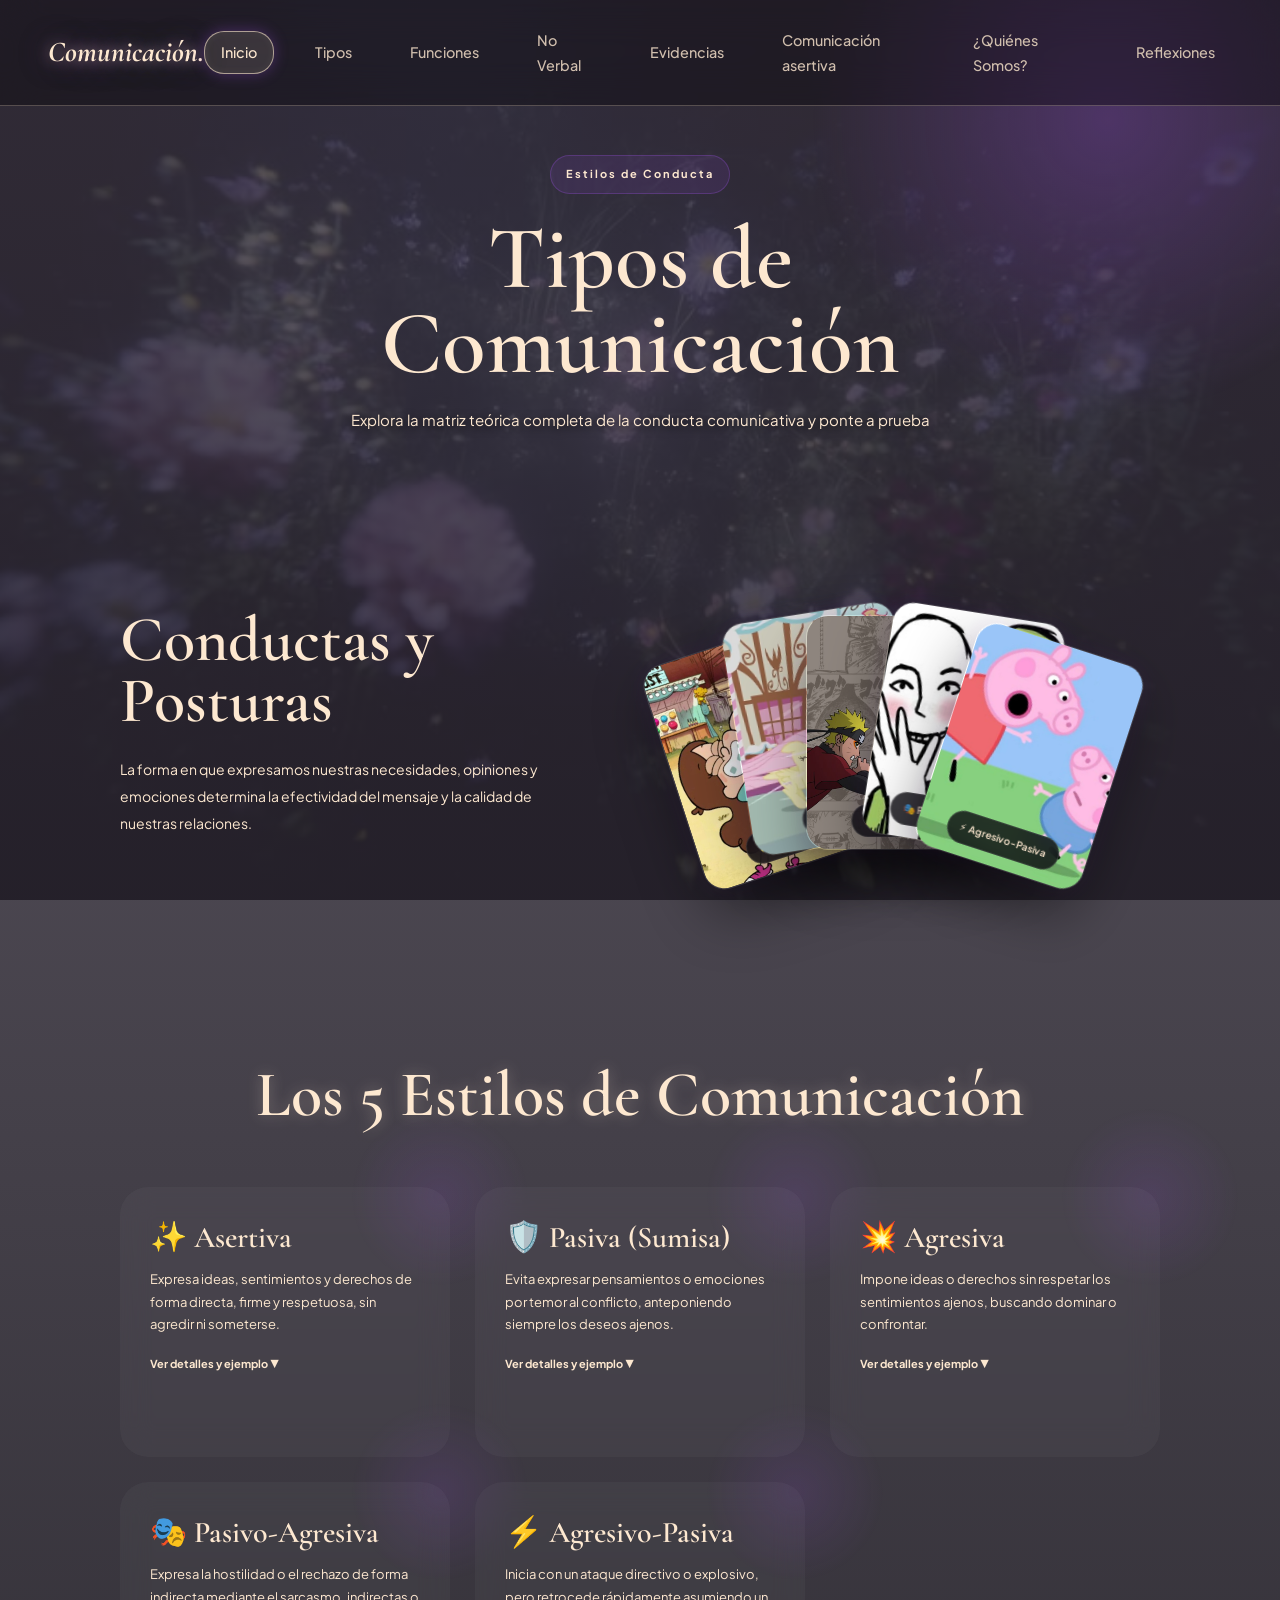
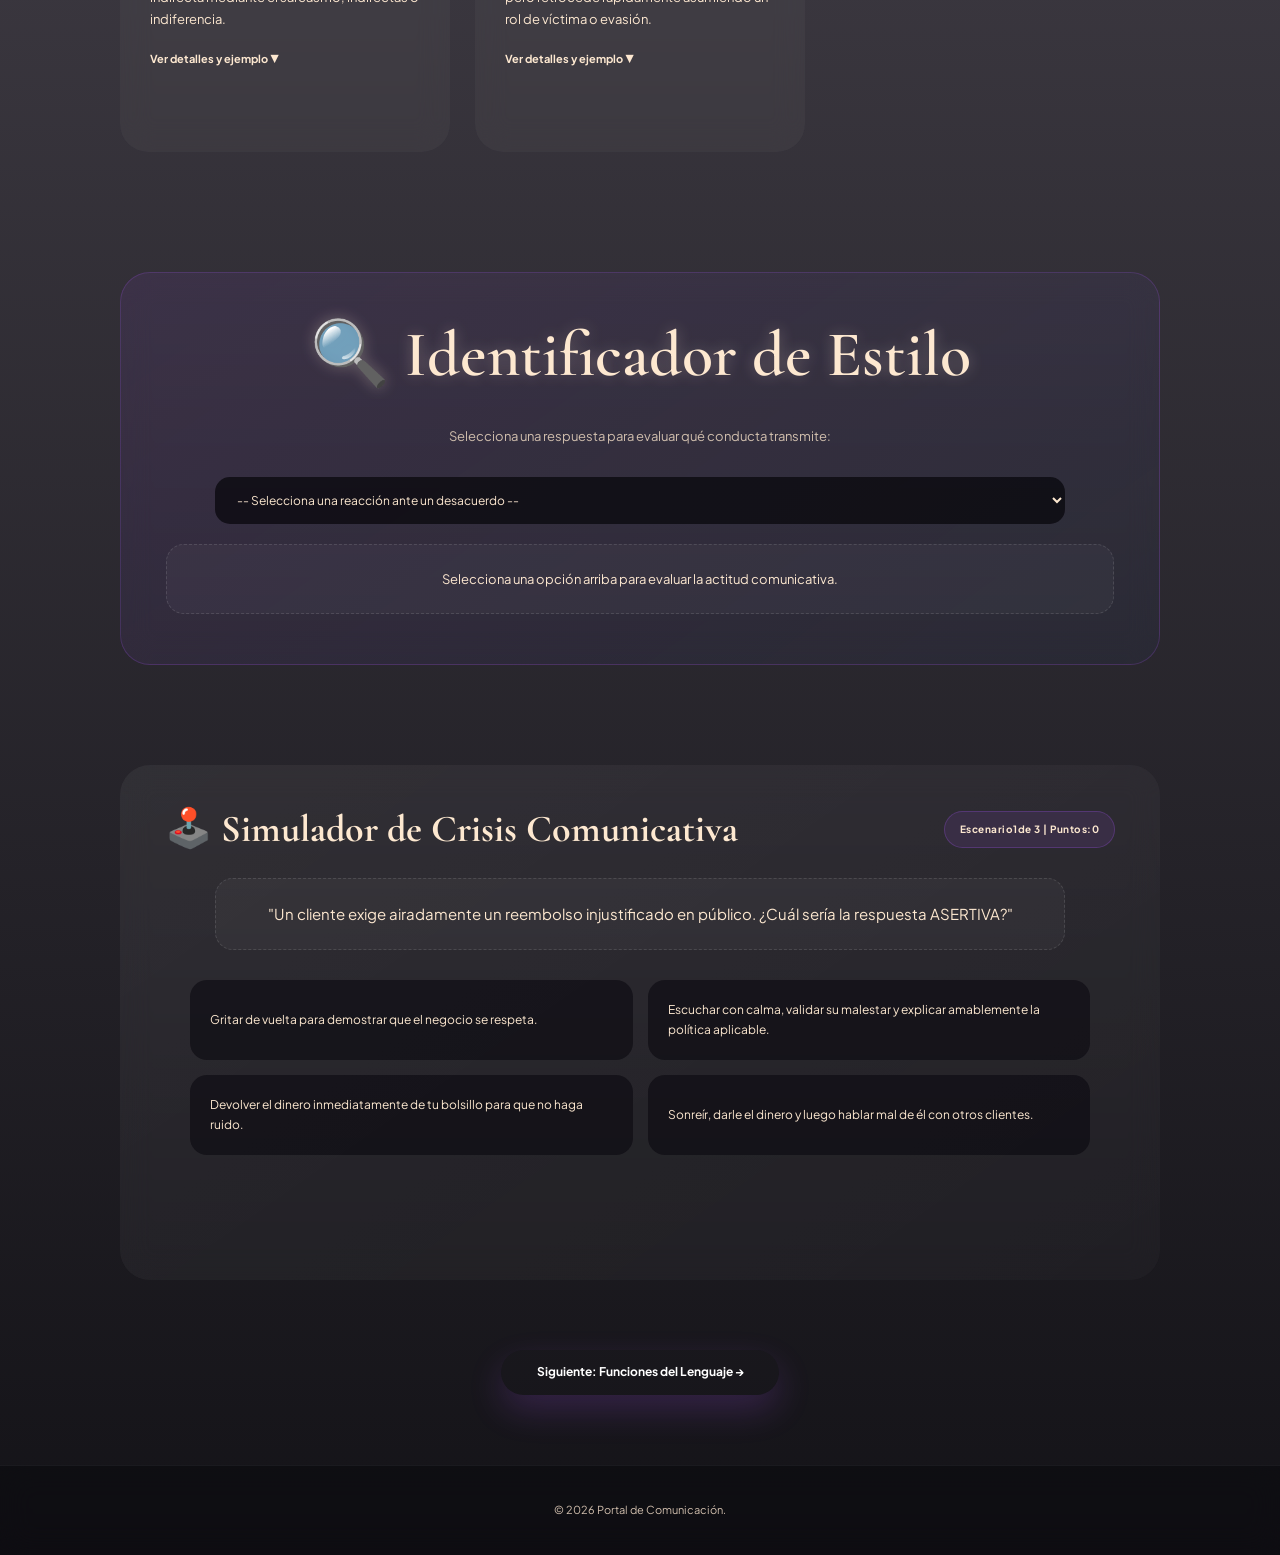
<file: tipos-comunicacion.html>
<!DOCTYPE html>
<html lang="es">
<head>
    <meta charset="UTF-8">
    <meta name="viewport" content="width=device-width, initial-scale=1.0">
    <title>Tipos de Comunicación | Portal</title>
    
    <link rel="preconnect" href="https://fonts.googleapis.com">
    <link rel="preconnect" href="https://fonts.gstatic.com" crossorigin>
    <link href="https://fonts.googleapis.com/css2?family=Cormorant+Garamond:ital,wght@0,600;1,400&family=Plus+Jakarta+Sans:wght@400;500;600&display=swap" rel="stylesheet">
    
    <link rel="stylesheet" href="css/index.css">
    <link rel="stylesheet" href="css/components.css">
    <link rel="stylesheet" href="css/tipos-custom.css">
    <link rel="stylesheet" href="css/responsive.css">
</head>
<body>

  
    <!-- =====================================================
         NAVBAR
         ===================================================== -->

    <nav class="navbar">

        <a href="index.html" class="logo">
            Comunicación.
        </a>

        <ul class="nav-links">

            <li>
                <a href="#inicio" class="active">
                    Inicio
                </a>
            </li>

            <li>
                <a href="tipos-comunicacion.html">
                    Tipos
                </a>
            </li>

            <li>
                <a href="funciones_lenguaje.html">
                    Funciones
                </a>
            </li>

            <li>
                <a href="comunicacion_noverbal.html">
                    No Verbal
                </a>
            </li>

          
            <li>
                <a href="evidencias.html">
                    Evidencias
                </a>
            </li>
             <li>
                <a href="comunicacion-asertiva.html">
                    Comunicación asertiva
                </a>
            </li>
            <li>
                <a href="quienes_somos.html">
                    ¿Quiénes Somos?
                </a>
            </li>
             <li>
                <a href="reflexiones.html">
                    Reflexiones
                </a>
            </li>

        </ul>

    </nav>

    <main>
        <header class="page-header">
            <span class="badge">Estilos de Conducta</span>
            <h1>Tipos de Comunicación</h1>
            <p class="subtitle">Explora la matriz teórica completa de la conducta comunicativa y ponte a prueba</p>
        </header>

        <div class="container">
            
            <!-- SECCIÓN 1: GALERÍA DE IMÁGENES SUPERPUESTAS EN CAPAS (AMPLIADA) -->
            <section class="overlapping-gallery-section">
                <div class="gallery-info">
                    <h2>Conductas y Posturas</h2>
                    <p>La forma en que expresamos nuestras necesidades, opiniones y emociones determina la efectividad del mensaje y la calidad de nuestras relaciones.</p>
                </div>

                <!-- Contenedor con 5 imágenes superpuestas en abanico -->
                <div class="overlapping-container">
                    <div class="overlap-card img-1">
                        <img src="assets/img/asertiva.jpg" alt="Comunicación Asertiva">
                        <span class="card-tag">✨ Asertiva</span>
                    </div>
                    <div class="overlap-card img-2">
                        <img src="assets/img/pasiva.jpg" alt="Comunicación Pasiva">
                        <span class="card-tag">🛡️ Pasiva</span>
                    </div>
                    <div class="overlap-card img-3">
                        <img src="assets/img/agresiva.jpg" alt="Comunicación Agresiva">
                        <span class="card-tag">💥 Agresiva</span>
                    </div>
                    <div class="overlap-card img-4">
                        <img src="assets/img/pasivaAgre.jpg" alt="Comunicación Pasivo-Agresiva">
                        <span class="card-tag">🎭 Pasivo-Agresiva</span>
                    </div>
                    <div class="overlap-card img-5">
                        <img src="assets/img/agresivapa.jpg" alt="Comunicación Agresivo-Pasiva">
                        <span class="card-tag">⚡ Agresivo-Pasiva</span>
                    </div>
                </div>
            </section>

            <!-- SECCIÓN 2: TEORÍA COMPLETA (5 ESTILOS CONDUCTUALES) -->
            <section class="interactive-theory-section">
                <h2 class="section-title">Los 5 Estilos de Comunicación</h2>
                
                <div class="grid-3-col">
                    
                    <div class="theory-box">
                        <h3>✨ Asertiva</h3>
                        <p>Expresa ideas, sentimientos y derechos de forma directa, firme y respetuosa, sin agredir ni someterse.</p>
                        <button class="toggle-details-btn" onclick="toggleAccordion('details-asertiva')">Ver detalles y ejemplo ▼</button>
                        <div id="details-asertiva" class="accordion-content">
                            <p><strong>Clave:</strong> Escucha activa, firmeza sin hostilidad y postura abierta.</p>
                            <p><em>Ejemplo:</em> "Entiendo tu punto, pero prefiero resolverlo de esta manera para asegurar la calidad."</p>
                        </div>
                    </div>

                    <div class="theory-box">
                        <h3>🛡️ Pasiva (Sumisa)</h3>
                        <p>Evita expresar pensamientos o emociones por temor al conflicto, anteponiendo siempre los deseos ajenos.</p>
                        <button class="toggle-details-btn" onclick="toggleAccordion('details-pasiva')">Ver detalles y ejemplo ▼</button>
                        <div id="details-pasiva" class="accordion-content">
                            <p><strong>Clave:</strong> Mirada evasiva, tono bajo e incapacidad para fijar límites.</p>
                            <p><em>Ejemplo:</em> "Está bien, hacemos lo que tú digas, no importa..." (aunque no esté de acuerdo).</p>
                        </div>
                    </div>

                    <div class="theory-box">
                        <h3>💥 Agresiva</h3>
                        <p>Impone ideas o derechos sin respetar los sentimientos ajenos, buscando dominar o confrontar.</p>
                        <button class="toggle-details-btn" onclick="toggleAccordion('details-agresiva')">Ver detalles y ejemplo ▼</button>
                        <div id="details-agresiva" class="accordion-content">
                            <p><strong>Clave:</strong> Interrupciones, tono elevado, mirada desafiante e intimidación.</p>
                            <p><em>Ejemplo:</em> "¡Esa idea no sirve para nada y se va a hacer exactamente como yo digo!"</p>
                        </div>
                    </div>

                    <div class="theory-box">
                        <h3>🎭 Pasivo-Agresiva</h3>
                        <p>Expresa la hostilidad o el rechazo de forma indirecta mediante el sarcasmo, indirectas o indiferencia.</p>
                        <button class="toggle-details-btn" onclick="toggleAccordion('details-pasivoagresiva')">Ver detalles y ejemplo ▼</button>
                        <div id="details-pasivoagresiva" class="accordion-content">
                            <p><strong>Clave:</strong> Sarcasmo, decir "sí" de frente pero actuar con boicot disimulado.</p>
                            <p><em>Ejemplo:</em> "No, tranquilo, hazlo tú solo como siempre... no es que necesites ayuda."</p>
                        </div>
                    </div>

                    <div class="theory-box">
                        <h3>⚡ Agresivo-Pasiva</h3>
                        <p>Inicia con un ataque directivo o explosivo, pero retrocede rápidamente asumiendo un rol de víctima o evasión.</p>
                        <button class="toggle-details-btn" onclick="toggleAccordion('details-agresivopasiva')">Ver detalles y ejemplo ▼</button>
                        <div id="details-agresivopasiva" class="accordion-content">
                            <p><strong>Clave:</strong> Explosión inicial impulsiva seguida de replegamiento y drama.</p>
                            <p><em>Ejemplo:</em> "¡Es tu culpa que todo salga mal!... Aunque bueno, ya da igual, haz lo que quieras."</p>
                        </div>
                    </div>

                </div>
            </section>

            <!-- SECCIÓN 3: DIAGNÓSTICO TEÓRICO -->
            <section class="recommender-section">
                <h2 class="section-title">🔍 Identificador de Estilo</h2>
                <p style="text-align: center; color: var(--color-cream-muted); margin-bottom: 1.5rem;">
                    Selecciona una respuesta para evaluar qué conducta transmite:
                </p>

                <div class="recommender-controls">
                    <select id="responseSelect" class="custom-select" onchange="identifyStyle()">
                        <option value="">-- Selecciona una reacción ante un desacuerdo --</option>
                        <option value="asertiva">"Conversemos con calma para buscar una solución que nos sirva a ambos."</option>
                        <option value="pasiva">Callarse, bajar la mirada y aceptar la culpa aunque no sea correcta.</option>
                        <option value="agresiva">Gritar: "¡A mí nadie me habla así, el culpable eres tú!"</option>
                        <option value="pasivo-agresiva">Sonreír, decir "está bien", pero ignorar la tarea intencionalmente después.</option>
                        <option value="agresivo-pasiva">Estallar reclamando fuerte y luego encerrarse diciendo "ya no me importa nada".</option>
                    </select>
                </div>

                <div id="styleResult" class="recommender-result">
                    Selecciona una opción arriba para evaluar la actitud comunicativa.
                </div>
            </section>

            <!-- SECCIÓN 4: SIMULADOR DE CRISIS (JUEGO INTERACTIVO MULTINIVEL) -->
            <section class="game-card">
                <div class="game-header">
                    <h2>🕹️ Simulador de Crisis Comunicativa</h2>
                    <div class="game-score-badge">Escenario <span id="currentLevel">1</span> de 3 | Puntos: <span id="score">0</span></div>
                </div>

                <div class="game-body">
                    <div class="quiz-question" id="scenarioText">
                        Cargando escenario...
                    </div>

                    <div class="options-grid" id="optionsContainer">
                        <!-- Las opciones se generan mediante js/tipos.js -->
                    </div>

                    <div id="gameFeedback" class="feedback-msg"></div>
                    
                    <div class="game-actions">
                        <button id="nextBtn" class="topic-btn hidden-btn" onclick="nextQuestion()">Siguiente Escenario &rarr;</button>
                    </div>
                </div>
            </section>

            <!-- Navegación -->
            <div style="text-align: center; margin-top: 4rem;">
                <a href="funciones_lenguaje.html" class="topic-btn" style="padding: 0.8rem 2.2rem;">
                    Siguiente: Funciones del Lenguaje &rarr;
                </a>
            </div>

        </div>
    </main>

    <footer>
        <p>&copy; 2026 Portal de Comunicación.</p>
    </footer>

    <script src="js/tipos.js"></script>
</body>
</html>
</file>
<file: css/comunicacion-asertiva.css>
/* =========================================================
   COMUNICACIÓN ASERTIVA
   Estilo coherente con el resto del Portal de Comunicación
   ========================================================= */


/* =========================================================
   VARIABLES
   ========================================================= */

:root {
    --purple: #a855f7;
    --purple-light: #c084fc;
    --blue: #3b82f6;

    --cream: #fde8d0;
    --cream-muted: #d1bfae;

    --background: #08070d;
    --background-two: #100d18;

    --glass: rgba(20, 17, 30, 0.72);
    --border: rgba(255, 255, 255, 0.1);

    --shadow: 0 25px 80px rgba(0, 0, 0, 0.45);
}


/* =========================================================
   RESET
   ========================================================= */

* {
    margin: 0;
    padding: 0;
    box-sizing: border-box;
}

html {
    scroll-behavior: smooth;
}

body {
    min-height: 100vh;

    font-family: "Plus Jakarta Sans", sans-serif;

    color: var(--cream);

    background:
        linear-gradient(
            rgba(8, 7, 13, 0.88),
            rgba(8, 7, 13, 0.96)
        ),
        url("../assets/img/fonde.jpg");

    background-size: cover;
    background-position: center;
    background-attachment: fixed;

    overflow-x: hidden;
}


/* =========================================================
   PROGRESO DE SCROLL
   ========================================================= */

.scroll-progress {
    position: fixed;

    top: 0;
    left: 0;

    width: 0%;
    height: 3px;

    background:
        linear-gradient(
            90deg,
            var(--purple),
            var(--blue)
        );

    z-index: 9999;
}


/* =========================================================
   EFECTO DEL MOUSE
   ========================================================= */

.mouse-glow {
    position: fixed;

    width: 350px;
    height: 350px;

    border-radius: 50%;

    background:
        radial-gradient(
            circle,
            rgba(168, 85, 247, 0.09),
            transparent 70%
        );

    pointer-events: none;

    transform: translate(-50%, -50%);

    z-index: 0;
}


/* =========================================================
   NAVBAR
   ========================================================= */

.navbar {
    position: fixed;

    top: 0;
    left: 0;

    width: 100%;

    display: flex;
    align-items: center;
    justify-content: space-between;

    padding: 1.2rem 3rem;

    z-index: 1000;

    background: rgba(8, 7, 12, 0.4);

    backdrop-filter: blur(20px);
    -webkit-backdrop-filter: blur(20px);

    border-bottom: 1px solid rgba(253, 232, 208, 0.25);

    transition:
        all 0.4s cubic-bezier(0.16, 1, 0.3, 1);
}


/* =========================================================
   LOGO
   ========================================================= */

.navbar .logo {
    font-family: "Cormorant Garamond", Georgia, serif;

    font-size: 1.8rem;

    font-weight: 700;

    font-style: italic;

    color: var(--cream);

    text-decoration: none;

    white-space: nowrap;

    text-shadow:
        0 0 15px rgba(253, 232, 208, 0.6),
        0 0 30px rgba(168, 85, 247, 0.5);

    transition:
        all 0.4s cubic-bezier(0.16, 1, 0.3, 1);
}

.navbar .logo:hover {
    color: var(--cream);

    text-shadow:
        0 0 20px rgba(253, 232, 208, 0.8),
        0 0 40px rgba(168, 85, 247, 0.8);
}


/* =========================================================
   LINKS DEL NAVBAR
   ========================================================= */

.navbar .nav-links {
    display: flex;

    align-items: center;

    gap: 1.5rem;

    margin: 0;
    padding: 0;

    list-style: none;
}

.navbar .nav-links li {
    margin: 0;
    padding: 0;
}

.navbar .nav-links a {
    display: inline-block;

    color: var(--cream-muted);

    text-decoration: none;

    font-family:
        "Plus Jakarta Sans",
        system-ui,
        -apple-system,
        sans-serif;

    font-weight: 500;

    font-size: 0.9rem;

    padding: 0.5rem 1rem;

    border-radius: 20px;

    border: 1px solid transparent;

    transition:
        all 0.4s cubic-bezier(0.16, 1, 0.3, 1);
}

.navbar .nav-links a:hover,
.navbar .nav-links a.active {
    color: var(--cream);

    background: rgba(253, 232, 208, 0.12);

    border-color: rgba(253, 232, 208, 0.6);

    box-shadow:
        0 0 15px rgba(168, 85, 247, 0.3),
        inset 0 0 10px rgba(253, 232, 208, 0.05);
}

.navbar .nav-links a:hover {
    transform: translateY(-2px);
}


/* =========================================================
   GENERAL
   ========================================================= */

main {
    position: relative;

    z-index: 1;
}

section {
    padding: 120px 8%;
}

.section-label {
    display: inline-block;

    margin-bottom: 16px;

    color: var(--purple-light);

    font-size: 11px;

    font-weight: 700;

    letter-spacing: 3px;
}


/* =========================================================
   HERO
   ========================================================= */

.hero {
    min-height: 100vh;

    padding-top: 170px;

    display: grid;

    grid-template-columns: 1fr 1fr;

    align-items: center;

    gap: 60px;
}

.hero-content {
    max-width: 680px;
}

.hero-tag {
    display: inline-block;

    padding: 9px 15px;

    margin-bottom: 25px;

    border-radius: 50px;

    background: rgba(168, 85, 247, 0.1);

    border: 1px solid rgba(168, 85, 247, 0.25);

    color: var(--purple-light);

    font-size: 11px;

    font-weight: 700;

    letter-spacing: 2px;
}

.hero h1 {
    font-family: "Cormorant Garamond", serif;

    font-size: clamp(70px, 9vw, 130px);

    line-height: 0.82;

    font-weight: 600;

    margin-bottom: 35px;
}

.hero h1 span {
    display: block;

    color: var(--purple-light);

    font-style: italic;
}

.hero p {
    max-width: 600px;

    color: var(--cream-muted);

    line-height: 1.9;

    font-size: 16px;

    margin-bottom: 35px;
}

.hero-button {
    display: inline-flex;

    align-items: center;

    gap: 15px;

    padding: 15px 23px;

    border-radius: 50px;

    color: white;

    text-decoration: none;

    background:
        linear-gradient(
            135deg,
            var(--purple),
            #7136c9
        );

    box-shadow:
        0 15px 35px rgba(168, 85, 247, 0.25);

    transition: 0.3s;
}

.hero-button:hover {
    transform: translateY(-4px);

    box-shadow:
        0 20px 45px rgba(168, 85, 247, 0.4);
}


/* =========================================================
   HERO VISUAL
   ========================================================= */

.hero-visual {
    position: relative;

    min-height: 500px;

    display: flex;

    justify-content: center;

    align-items: center;
}

.hero-glow {
    position: absolute;

    width: 400px;
    height: 400px;

    border-radius: 50%;

    background:
        radial-gradient(
            circle,
            rgba(168, 85, 247, 0.2),
            rgba(59, 130, 246, 0.08),
            transparent 70%
        );

    filter: blur(10px);
}

.hero-image-wrapper {
    position: relative;

    width: 520px;
    height: 480px;

    display: flex;

    justify-content: center;
    align-items: center;
}

.hero-image {
    width: 100%;
    height: 100%;

    object-fit: contain;

    filter:
        drop-shadow(
            0 25px 35px rgba(0, 0, 0, 0.45)
        );

    animation: floating 5s ease-in-out infinite;

    transition: 0.5s;
}

.hero-image:hover {
    transform: scale(1.04);
}

.floating-element {
    position: absolute;

    width: 60px;
    height: 60px;

    display: flex;

    align-items: center;
    justify-content: center;

    border-radius: 20px;

    background: rgba(20, 17, 30, 0.85);

    border: 1px solid rgba(255, 255, 255, 0.1);

    box-shadow: var(--shadow);

    font-size: 25px;

    animation: floating 4s ease-in-out infinite;
}

.element-one {
    top: 70px;
    right: 25px;
}

.element-two {
    bottom: 60px;
    left: 30px;

    animation-delay: 1s;
}

.element-three {
    bottom: 40px;
    right: 50px;

    animation-delay: 2s;
}


/* =========================================================
   INTRODUCCIÓN
   ========================================================= */

.intro-section {
    display: grid;

    grid-template-columns: 0.85fr 1.15fr;

    gap: 100px;

    align-items: center;
}

.intro-image {
    position: relative;

    min-height: 450px;

    display: flex;

    justify-content: center;
    align-items: center;

    overflow: hidden;

    border-radius: 35px;

    background:
        linear-gradient(
            145deg,
            rgba(168, 85, 247, 0.09),
            rgba(59, 130, 246, 0.04)
        );

    border: 1px solid var(--border);

    box-shadow: var(--shadow);
}

.image-glow {
    position: absolute;

    width: 250px;
    height: 250px;

    border-radius: 50%;

    background:
        radial-gradient(
            circle,
            rgba(168, 85, 247, 0.25),
            transparent 70%
        );
}

.image-placeholder {
    position: relative;

    width: 230px;
    height: 280px;

    display: flex;

    flex-direction: column;

    justify-content: center;
    align-items: center;

    gap: 20px;

    border-radius: 120px 120px 40px 40px;

    background:
        linear-gradient(
            180deg,
            rgba(168, 85, 247, 0.25),
            rgba(59, 130, 246, 0.1)
        );

    border: 1px solid rgba(168, 85, 247, 0.3);

    text-align: center;
}

.image-placeholder span {
    font-family: "Cormorant Garamond", serif;

    font-size: 80px;

    color: rgba(255, 255, 255, 0.1);
}

.image-placeholder strong {
    display: block;

    font-family: "Cormorant Garamond", serif;

    font-size: 30px;
}

.image-placeholder small {
    display: block;

    margin-top: 5px;

    color: var(--purple-light);
}

.intro-text h2,
.section-heading h2 {
    font-family: "Cormorant Garamond", serif;

    font-size: clamp(45px, 5vw, 72px);

    line-height: 0.95;

    font-weight: 600;

    margin-bottom: 28px;
}

.intro-text h2 span,
.section-heading h2 span {
    color: var(--purple-light);

    font-style: italic;
}

.intro-text p {
    color: var(--cream-muted);

    line-height: 1.9;

    font-size: 15px;

    margin-bottom: 18px;
}


/* =========================================================
   DEFINITION
   ========================================================= */

.definition-section {
    background:
        linear-gradient(
            180deg,
            transparent,
            rgba(168, 85, 247, 0.035),
            transparent
        );
}

.section-heading {
    max-width: 850px;

    margin: 0 auto 70px;

    text-align: center;
}

.section-heading p {
    color: var(--cream-muted);

    line-height: 1.8;

    font-size: 14px;
}

.definition-grid {
    max-width: 1100px;

    margin: auto;

    display: grid;

    grid-template-columns: repeat(3, 1fr);

    gap: 25px;
}

.definition-card {
    padding: 40px 30px;

    min-height: 280px;

    border-radius: 28px;

    background: rgba(255, 255, 255, 0.035);

    border: 1px solid var(--border);

    backdrop-filter: blur(12px);

    transition: 0.4s;
}

.definition-card:hover,
.definition-card.active-card {
    transform: translateY(-8px);

    border-color: rgba(168, 85, 247, 0.35);

    background: rgba(168, 85, 247, 0.07);

    box-shadow:
        0 25px 60px rgba(0, 0, 0, 0.25),
        0 0 30px rgba(168, 85, 247, 0.06);
}

.definition-icon {
    width: 65px;
    height: 65px;

    display: flex;

    align-items: center;
    justify-content: center;

    margin-bottom: 25px;

    border-radius: 20px;

    background: rgba(168, 85, 247, 0.1);

    border: 1px solid rgba(168, 85, 247, 0.15);

    font-size: 28px;
}

.definition-card h3 {
    font-family: "Cormorant Garamond", serif;

    font-size: 32px;

    margin-bottom: 12px;
}

.definition-card p {
    color: var(--cream-muted);

    line-height: 1.7;

    font-size: 13px;
}


/* =========================================================
   TIPOS DE COMUNICACIÓN
   ========================================================= */

.types-grid {
    max-width: 1150px;

    margin: auto;

    display: grid;

    grid-template-columns: repeat(3, 1fr);

    gap: 25px;
}

.type-card {
    position: relative;

    padding: 35px;

    min-height: 380px;

    border-radius: 30px;

    background: rgba(255, 255, 255, 0.035);

    border: 1px solid var(--border);

    backdrop-filter: blur(12px);

    overflow: hidden;

    transition: 0.4s;
}

.type-card:hover {
    transform: translateY(-8px);

    border-color: rgba(168, 85, 247, 0.25);

    box-shadow:
        0 25px 60px rgba(0, 0, 0, 0.25);
}

.type-card.assertive {
    border-color: rgba(168, 85, 247, 0.4);

    background:
        linear-gradient(
            145deg,
            rgba(168, 85, 247, 0.12),
            rgba(59, 130, 246, 0.04)
        );

    box-shadow:
        0 0 40px rgba(168, 85, 247, 0.05);
}

.type-number {
    position: absolute;

    top: 25px;
    right: 30px;

    color: rgba(255, 255, 255, 0.15);

    font-family: "Cormorant Garamond", serif;

    font-size: 55px;
}

.type-label {
    color: var(--purple-light);

    font-size: 10px;

    font-weight: 700;

    letter-spacing: 3px;
}

.type-card h3 {
    margin-top: 25px;

    font-family: "Cormorant Garamond", serif;

    font-size: 32px;

    line-height: 1;
}

.type-card > p {
    margin-top: 20px;

    color: var(--cream-muted);

    line-height: 1.7;

    font-size: 13px;
}

.type-example {
    margin-top: 25px;

    padding: 15px;

    border-radius: 15px;

    background: rgba(0, 0, 0, 0.2);

    border: 1px solid rgba(255, 255, 255, 0.04);
}

.type-example strong {
    display: block;

    color: var(--purple-light);

    font-size: 11px;

    margin-bottom: 6px;
}

.type-example span {
    color: var(--cream-muted);

    font-size: 12px;

    line-height: 1.5;
}


/* =========================================================
   SOFTWARE
   ========================================================= */

.software-section {
    display: grid;

    grid-template-columns: 1.1fr 0.9fr;

    align-items: center;

    gap: 100px;
}

.software-content h2 {
    font-family: "Cormorant Garamond", serif;

    font-size: clamp(45px, 5vw, 72px);

    line-height: 0.95;

    margin-bottom: 30px;
}

.software-content h2 span {
    color: var(--purple-light);

    font-style: italic;
}

.software-content > p {
    color: var(--cream-muted);

    font-size: 14px;

    line-height: 1.8;

    margin-bottom: 15px;
}

.software-list {
    margin-top: 35px;

    display: grid;

    grid-template-columns: repeat(2, 1fr);

    gap: 12px;
}

.software-list div {
    display: flex;

    align-items: center;

    gap: 10px;

    padding: 12px 15px;

    border-radius: 12px;

    background: rgba(255, 255, 255, 0.035);

    border: 1px solid rgba(255, 255, 255, 0.05);

    transition: 0.3s;
}

.software-list div:hover {
    border-color: rgba(168, 85, 247, 0.25);

    background: rgba(168, 85, 247, 0.06);

    transform: translateX(4px);
}

.software-list span {
    color: var(--purple-light);
}

.software-list p {
    color: var(--cream-muted);

    font-size: 11px;
}

.software-visual {
    display: flex;

    justify-content: center;
}

.code-window {
    width: 430px;

    padding-bottom: 25px;

    border-radius: 25px;

    background: rgba(17, 16, 26, 0.9);

    border: 1px solid rgba(168, 85, 247, 0.25);

    box-shadow: var(--shadow);

    overflow: hidden;

    transform: rotate(3deg);

    transition: 0.4s;

    backdrop-filter: blur(15px);
}

.code-window:hover {
    transform: rotate(0deg) translateY(-8px);
}

.window-header {
    height: 45px;

    display: flex;

    align-items: center;

    gap: 7px;

    padding-left: 18px;

    background: rgba(255, 255, 255, 0.03);

    border-bottom: 1px solid rgba(255, 255, 255, 0.06);
}

.window-header span {
    width: 9px;
    height: 9px;

    border-radius: 50%;

    background: rgba(255, 255, 255, 0.2);
}

.code-lines {
    padding: 30px;
}

.code-lines div {
    display: flex;

    gap: 10px;

    margin-bottom: 16px;
}

.code-lines i,
.code-lines b,
.code-lines em {
    height: 8px;

    display: block;

    border-radius: 5px;
}

.code-lines i {
    width: 30px;

    background: var(--purple);
}

.code-lines b {
    width: 100px;

    background: rgba(255, 255, 255, 0.15);
}

.code-lines em {
    width: 60px;

    background: rgba(59, 130, 246, 0.4);
}

.code-message {
    margin: 0 25px;

    padding: 16px;

    border-radius: 15px;

    background: rgba(168, 85, 247, 0.08);

    border: 1px solid rgba(168, 85, 247, 0.15);

    color: var(--cream-muted);

    font-size: 11px;
}


/* =========================================================
   BENEFICIOS
   ========================================================= */

.benefits-section {
    background:
        linear-gradient(
            rgba(8, 7, 13, 0.2),
            rgba(8, 7, 13, 0.65)
        );
}

.benefits-grid {
    max-width: 1250px;

    margin: auto;

    display: grid;

    grid-template-columns: repeat(3, 1fr);

    gap: 25px;
}

.benefit-card {
    position: relative;

    min-height: 510px;

    overflow: hidden;

    border-radius: 28px;

    background:
        linear-gradient(
            145deg,
            rgba(255, 255, 255, 0.065),
            rgba(255, 255, 255, 0.025)
        );

    border: 1px solid var(--border);

    backdrop-filter: blur(15px);

    transition:
        transform 0.4s ease,
        border-color 0.4s ease,
        box-shadow 0.4s ease;

    cursor: pointer;
}

.benefit-card:hover {
    transform: translateY(-8px);

    border-color: rgba(168, 85, 247, 0.45);

    box-shadow:
        0 30px 70px rgba(0, 0, 0, 0.35),
        0 0 40px rgba(168, 85, 247, 0.08);
}

.card-number {
    position: absolute;

    top: 18px;
    right: 20px;

    font-size: 12px;

    font-weight: 700;

    color: var(--purple-light);

    z-index: 3;
}

.card-image {
    height: 270px;

    display: flex;

    align-items: center;
    justify-content: center;

    padding: 20px;

    background:
        radial-gradient(
            circle,
            rgba(168, 85, 247, 0.1),
            transparent 70%
        );
}

.card-image img {
    width: 100%;
    height: 100%;

    object-fit: contain;

    filter:
        drop-shadow(
            0 20px 20px rgba(0, 0, 0, 0.3)
        );

    transition: 0.5s;
}

.benefit-card:hover .card-image img {
    transform: scale(1.08) translateY(-5px);
}

.card-content {
    padding: 25px;
}

.card-content > span {
    color: var(--purple-light);

    font-size: 10px;

    font-weight: 700;

    letter-spacing: 2px;
}

.card-content h3 {
    margin-top: 12px;

    font-family: "Cormorant Garamond", serif;

    font-size: 28px;

    line-height: 1.05;
}

.card-content p {
    margin-top: 13px;

    color: var(--cream-muted);

    font-size: 13px;

    line-height: 1.6;
}

.open-card {
    margin-top: 18px;

    border: none;

    background: none;

    color: var(--purple-light);

    font-family: inherit;

    font-size: 12px;

    font-weight: 700;

    cursor: pointer;

    transition: 0.3s;
}

.open-card:hover {
    color: var(--cream);

    transform: translateX(4px);
}


/* =========================================================
   EJEMPLOS
   ========================================================= */

.examples-container {
    max-width: 1100px;

    margin: auto;

    display: grid;

    gap: 25px;
}

.example-card {
    padding: 35px;

    border-radius: 25px;

    background: rgba(255, 255, 255, 0.035);

    border: 1px solid var(--border);

    backdrop-filter: blur(12px);

    transition: 0.4s;
}

.example-card:hover {
    border-color: rgba(168, 85, 247, 0.3);

    transform: translateY(-5px);

    box-shadow:
        0 25px 60px rgba(0, 0, 0, 0.25);
}

.example-header {
    display: flex;

    justify-content: space-between;

    align-items: center;

    margin-bottom: 20px;
}

.example-header span {
    color: var(--purple-light);

    font-size: 10px;

    font-weight: 700;

    letter-spacing: 2px;
}

.example-header strong {
    color: var(--cream-muted);

    font-size: 11px;
}

.example-card h3 {
    font-family: "Cormorant Garamond", serif;

    font-size: 31px;

    margin-bottom: 25px;
}

.example-comparison {
    display: grid;

    grid-template-columns: 1fr 1fr;

    gap: 20px;
}

.bad-example,
.good-example {
    padding: 20px;

    border-radius: 18px;
}

.bad-example {
    background: rgba(180, 60, 80, 0.06);

    border: 1px solid rgba(180, 60, 80, 0.12);
}

.good-example {
    background: rgba(168, 85, 247, 0.07);

    border: 1px solid rgba(168, 85, 247, 0.15);
}

.bad-example span,
.good-example span {
    display: block;

    margin-bottom: 10px;

    font-size: 10px;

    font-weight: 700;
}

.bad-example span {
    color: #e98c9b;
}

.good-example span {
    color: var(--purple-light);
}

.bad-example p,
.good-example p {
    color: var(--cream-muted);

    font-size: 12px;

    line-height: 1.7;
}


/* =========================================================
   PROCESO
   ========================================================= */

.process-section {
    background:
        linear-gradient(
            180deg,
            transparent,
            rgba(168, 85, 247, 0.035),
            transparent
        );
}

.process-line {
    max-width: 1150px;

    margin: 70px auto 0;

    display: flex;

    align-items: center;

    justify-content: center;

    gap: 20px;
}

.process-item {
    flex: 1;

    text-align: center;
}

.process-icon {
    width: 85px;
    height: 85px;

    margin: 0 auto 20px;

    display: flex;

    align-items: center;
    justify-content: center;

    border-radius: 25px;

    font-size: 32px;

    background: rgba(168, 85, 247, 0.08);

    border: 1px solid rgba(168, 85, 247, 0.2);

    transition: 0.4s;
}

.process-item:hover .process-icon {
    transform: translateY(-8px) rotate(4deg);

    background: rgba(168, 85, 247, 0.15);

    box-shadow:
        0 15px 35px rgba(168, 85, 247, 0.12);
}

.process-item > span {
    color: var(--purple-light);

    font-size: 10px;

    font-weight: 700;
}

.process-item h3 {
    margin-top: 7px;

    font-family: "Cormorant Garamond", serif;

    font-size: 28px;
}

.process-item p {
    margin-top: 7px;

    color: var(--cream-muted);

    font-size: 12px;

    line-height: 1.5;
}

.process-arrow {
    color: var(--purple-light);

    font-size: 30px;

    opacity: 0.5;
}


/* =========================================================
   CONCLUSIÓN
   ========================================================= */

.conclusion-section {
    padding-bottom: 80px;
}

.conclusion-card {
    max-width: 1150px;

    margin: auto;

    padding: 60px;

    display: grid;

    grid-template-columns: 0.7fr 1.3fr;

    align-items: center;

    gap: 50px;

    border-radius: 35px;

    background:
        linear-gradient(
            135deg,
            rgba(168, 85, 247, 0.1),
            rgba(59, 130, 246, 0.04)
        );

    border: 1px solid rgba(168, 85, 247, 0.2);

    box-shadow: var(--shadow);

    backdrop-filter: blur(15px);
}

.conclusion-visual {
    display: flex;

    justify-content: center;
}

.success-orbit {
    width: 230px;
    height: 230px;

    display: flex;

    align-items: center;
    justify-content: center;

    border-radius: 50%;

    border: 1px solid rgba(168, 85, 247, 0.25);

    box-shadow:
        0 0 70px rgba(168, 85, 247, 0.1);

    animation: rotateOrbit 12s linear infinite;
}

.success-check {
    width: 120px;
    height: 120px;

    display: flex;

    align-items: center;
    justify-content: center;

    border-radius: 50%;

    background:
        linear-gradient(
            135deg,
            var(--purple),
            var(--blue)
        );

    color: white;

    font-size: 55px;

    box-shadow:
        0 20px 50px rgba(168, 85, 247, 0.3);

    animation: counterRotate 12s linear infinite;
}

.conclusion-content h2 {
    font-family: "Cormorant Garamond", serif;

    font-size: clamp(45px, 5vw, 70px);

    line-height: 0.95;

    margin-bottom: 25px;
}

.conclusion-content h2 span {
    color: var(--purple-light);

    font-style: italic;
}

.conclusion-content p {
    color: var(--cream-muted);

    font-size: 14px;

    line-height: 1.9;

    margin-bottom: 15px;
}


/* =========================================================
   FRASE FINAL
   ========================================================= */

.quote-section {
    max-width: 1000px;

    margin: auto;

    text-align: center;

    padding-top: 60px;

    padding-bottom: 150px;
}

.quote-mark {
    font-family: "Cormorant Garamond", serif;

    font-size: 130px;

    line-height: 0.5;

    color: rgba(168, 85, 247, 0.2);
}

.quote-section p {
    max-width: 850px;

    margin: 20px auto;

    font-family: "Cormorant Garamond", serif;

    font-size: clamp(35px, 4vw, 58px);

    line-height: 1;

    font-style: italic;
}

.quote-section span {
    color: var(--cream-muted);

    font-size: 12px;
}


/* =========================================================
   MODAL
   ========================================================= */

.modal {
    position: fixed;

    inset: 0;

    display: flex;

    align-items: center;
    justify-content: center;

    padding: 25px;

    visibility: hidden;

    opacity: 0;

    transition: 0.3s;

    z-index: 2000;
}

.modal.show {
    visibility: visible;

    opacity: 1;
}

.modal-overlay {
    position: absolute;

    inset: 0;

    background: rgba(0, 0, 0, 0.75);

    backdrop-filter: blur(10px);
}

.modal-box {
    position: relative;

    width: min(650px, 100%);

    padding: 50px;

    border-radius: 30px;

    background:
        linear-gradient(
            145deg,
            #171322,
            #0d0b13
        );

    border: 1px solid rgba(168, 85, 247, 0.3);

    box-shadow:
        0 40px 100px rgba(0, 0, 0, 0.65);

    transform: translateY(30px) scale(0.96);

    transition: 0.4s;

    z-index: 2;
}

.modal.show .modal-box {
    transform: translateY(0) scale(1);
}

.modal-close {
    position: absolute;

    top: 20px;
    right: 25px;

    width: 40px;
    height: 40px;

    border-radius: 50%;

    border: 1px solid rgba(255, 255, 255, 0.1);

    background: rgba(255, 255, 255, 0.05);

    color: white;

    font-size: 25px;

    cursor: pointer;

    transition: 0.3s;
}

.modal-close:hover {
    background: var(--purple);

    transform: rotate(90deg);
}

.modal-number {
    color: var(--purple-light);

    font-size: 12px;

    font-weight: 700;

    letter-spacing: 2px;
}

.modal-category {
    display: block;

    margin-top: 10px;

    color: var(--cream-muted);

    font-size: 10px;

    letter-spacing: 3px;
}

.modal-box h2 {
    margin-top: 18px;

    font-family: "Cormorant Garamond", serif;

    font-size: 48px;

    line-height: 1;
}

.modal-divider {
    width: 70px;
    height: 3px;

    margin: 25px 0;

    background:
        linear-gradient(
            90deg,
            var(--purple),
            var(--blue)
        );
}

.modal-box > p {
    color: var(--cream-muted);

    font-size: 15px;

    line-height: 1.9;
}

.modal-tip {
    display: flex;

    gap: 15px;

    margin-top: 30px;

    padding: 20px;

    border-radius: 18px;

    background: rgba(168, 85, 247, 0.07);

    border: 1px solid rgba(168, 85, 247, 0.12);
}

.modal-tip span {
    font-size: 22px;
}

.modal-tip p {
    color: var(--cream-muted);

    font-size: 12px;

    line-height: 1.6;
}


/* =========================================================
   ANIMACIONES
   ========================================================= */

.reveal {
    opacity: 0;

    transform: translateY(35px);

    transition:
        opacity 0.8s ease,
        transform 0.8s ease;
}

.reveal.visible {
    opacity: 1;

    transform: translateY(0);
}

@keyframes floating {

    0%,
    100% {
        transform: translateY(0);
    }

    50% {
        transform: translateY(-12px);
    }
}

@keyframes rotateOrbit {

    from {
        transform: rotate(0deg);
    }

    to {
        transform: rotate(360deg);
    }
}

@keyframes counterRotate {

    from {
        transform: rotate(0deg);
    }

    to {
        transform: rotate(-360deg);
    }
}


/* =========================================================
   RESPONSIVE
   ========================================================= */

@media (max-width: 1100px) {

    .navbar {
        padding: 1.1rem 2rem;
    }

    .navbar .nav-links {
        gap: 0.7rem;
    }

    .navbar .nav-links a {
        padding: 0.45rem 0.65rem;

        font-size: 0.78rem;
    }

    .benefits-grid {
        grid-template-columns: repeat(2, 1fr);
    }

    .process-line {
        flex-wrap: wrap;
    }

    .process-item {
        min-width: 40%;
    }

    .process-arrow {
        display: none;
    }
}


@media (max-width: 900px) {

    .navbar {
        padding: 1rem 1.5rem;
    }

    .navbar .nav-links {
        gap: 0.4rem;
    }

    .navbar .nav-links a {
        padding: 0.4rem 0.55rem;

        font-size: 0.75rem;
    }

    .navbar .logo {
        font-size: 1.5rem;
    }

    .hero {
        padding-top: 155px;
    }
}


@media (max-width: 800px) {

    section {
        padding: 90px 6%;
    }

    .hero {
        grid-template-columns: 1fr;

        text-align: center;

        padding-top: 150px;
    }

    .hero-content {
        margin: auto;
    }

    .hero p {
        margin-left: auto;
        margin-right: auto;
    }

    .hero-visual {
        min-height: 400px;
    }

    .hero-image-wrapper {
        width: 430px;
        height: 400px;
    }

    .intro-section,
    .software-section {
        grid-template-columns: 1fr;

        gap: 50px;
    }

    .definition-grid,
    .types-grid {
        grid-template-columns: 1fr;
    }

    .benefits-grid {
        grid-template-columns: 1fr;
    }

    .software-list {
        grid-template-columns: 1fr;
    }

    .example-comparison {
        grid-template-columns: 1fr;
    }

    .conclusion-card {
        grid-template-columns: 1fr;

        padding: 40px 25px;

        text-align: center;
    }

    .process-line {
        flex-direction: column;
    }

    .process-item {
        width: 100%;
    }

    .modal-box {
        padding: 40px 25px;
    }

    .modal-box h2 {
        font-size: 40px;
    }
}


@media (max-width: 700px) {

    .navbar {
        flex-direction: column;

        gap: 0.5rem;

        padding: 1rem;
    }

    .navbar .nav-links {
        width: 100%;

        justify-content: center;

        flex-wrap: wrap;

        gap: 0.4rem;
    }

    .navbar .nav-links a {
        font-size: 0.7rem;

        padding: 0.35rem 0.5rem;
    }

    .navbar .logo {
        font-size: 1.5rem;
    }

    .hero {
        padding-top: 190px;
    }
}


@media (max-width: 500px) {

    section {
        padding-left: 1.5rem;
        padding-right: 1.5rem;
    }

    .hero {
        padding-top: 200px;
    }

    .hero h1 {
        font-size: 70px;
    }

    .hero-image-wrapper {
        width: 350px;
        height: 350px;
    }

    .intro-text h2,
    .section-heading h2 {
        font-size: 48px;
    }

    .quote-section p {
        font-size: 38px;
    }

    .floating-element {
        transform: scale(0.8);
    }

    .navbar .nav-links a {
        font-size: 0.68rem;

        padding: 0.3rem 0.45rem;
    }
}
</file>
<file: css/index.css>
/* =========================================================
   PALETA GLASSMORPHISM
   ========================================================= */

:root {

    --color-black: #08070c;
    --color-purple: #a855f7;
    --color-blue-glow: #3b82f6;

    --color-cream: #fde8d0;
    --color-cream-muted: #d1bfae;

    --glass-bg: rgba(18, 16, 26, 0.45);
    --glass-bg-hover: rgba(45, 27, 78, 0.55);

    --glass-border: rgba(253, 232, 208, 0.25);
    --glass-border-hover: rgba(253, 232, 208, 0.6);

    --shadow-glass:
        0 20px 40px rgba(0, 0, 0, 0.6),
        0 0 20px rgba(168, 85, 247, 0.15);

    --shadow-glow:
        0 25px 50px rgba(0, 0, 0, 0.8),
        0 0 35px rgba(253, 232, 208, 0.35),
        0 0 15px rgba(168, 85, 247, 0.5);

    --font-heading:
        'Cormorant Garamond',
        Georgia,
        serif;

    --font-body:
        'Plus Jakarta Sans',
        system-ui,
        -apple-system,
        sans-serif;

    --transition:
        all 0.4s cubic-bezier(0.16, 1, 0.3, 1);
}


/* =========================================================
   RESET GLOBAL
   ========================================================= */

* {
    margin: 0;
    padding: 0;
    box-sizing: border-box;
    scroll-behavior: smooth;
}


html {
    scroll-behavior: smooth;
}


body {

    background:
        url('../assets/img/fondi.jpg')
        no-repeat
        center center
        fixed;

    background-size: cover;
    background-color: var(--color-black);

    color: var(--color-cream);

    font-family: var(--font-body);

    line-height: 1.7;

    overflow-x: hidden;

    min-height: 100vh;
}


/* =========================================================
   CAPA GENERAL DE ILUMINACIÓN
   ========================================================= */

body::before {

    content: '';

    position: fixed;

    top: -20%;
    right: -10%;

    width: 600px;
    height: 600px;

    background:
        radial-gradient(
            circle,
            rgba(168, 85, 247, 0.25) 0%,
            transparent 70%
        );

    pointer-events: none;

    z-index: -1;

    animation:
        floatGlow
        10s
        infinite
        alternate
        ease-in-out;
}


@keyframes floatGlow {

    0% {
        transform:
            translate(0, 0)
            scale(1);
    }

    100% {
        transform:
            translate(-50px, 50px)
            scale(1.2);
    }
}


/* =========================================================
   NAVBAR
   ========================================================= */

.navbar {

    position: fixed;

    top: 0;

    width: 100%;

    background:
        rgba(8, 7, 12, 0.4);

    backdrop-filter:
        blur(20px);

    -webkit-backdrop-filter:
        blur(20px);

    border-bottom:
        1px solid
        var(--glass-border);

    display: flex;

    justify-content: space-between;
    align-items: center;

    padding:
        1.2rem
        3rem;

    z-index: 1000;

    transition:
        var(--transition);
}


/* =========================================================
   LOGO
   ========================================================= */

.logo {

    font-family:
        var(--font-heading);

    font-size:
        1.8rem;

    font-weight:
        700;

    font-style:
        italic;

    color:
        var(--color-cream);

    text-decoration:
        none;

    text-shadow:
        0 0 15px
        rgba(253, 232, 208, 0.6),

        0 0 30px
        rgba(168, 85, 247, 0.5);

    transition:
        var(--transition);
}


.logo:hover {

    text-shadow:
        0 0 20px
        rgba(253, 232, 208, 0.8),

        0 0 40px
        rgba(168, 85, 247, 0.8);
}


/* =========================================================
   NAV LINKS
   ========================================================= */

.nav-links {

    display: flex;

    list-style: none;

    gap: 1.5rem;
}


.nav-links a {

    color:
        var(--color-cream-muted);

    text-decoration:
        none;

    font-weight:
        500;

    font-size:
        0.9rem;

    padding:
        0.5rem
        1rem;

    border-radius:
        20px;

    border:
        1px solid
        transparent;

    transition:
        var(--transition);
}


.nav-links a:hover,
.nav-links a.active {

    color:
        var(--color-cream);

    background:
        rgba(253, 232, 208, 0.12);

    border-color:
        var(--glass-border-hover);

    box-shadow:

        0 0 15px
        rgba(168, 85, 247, 0.3),

        inset 0 0 10px
        rgba(253, 232, 208, 0.05);
}


/* =========================================================
   HERO / INTRODUCCIÓN
   ========================================================= */

.hero {

    min-height:
        100vh;

    position:
        relative;

    display:
        grid;

    grid-template-columns:
        1fr 1fr;

    align-items:
        center;

    gap:
        2rem;

    padding:
        8rem
        8%
        5rem;

    overflow:
        hidden;
}


/* =========================================================
   LUCES DEL HERO
   ========================================================= */

.hero-glow {

    position:
        absolute;

    border-radius:
        50%;

    pointer-events:
        none;

    filter:
        blur(10px);

    z-index:
        0;
}


.hero-glow-purple {

    width:
        500px;

    height:
        500px;

    right:
        8%;

    top:
        15%;

    background:
        radial-gradient(
            circle,
            rgba(168, 85, 247, 0.3),
            transparent 68%
        );

    animation:
        heroGlowPulse
        6s
        ease-in-out
        infinite alternate;
}


.hero-glow-blue {

    width:
        400px;

    height:
        400px;

    right:
        25%;

    bottom:
        5%;

    background:
        radial-gradient(
            circle,
            rgba(59, 130, 246, 0.2),
            transparent 70%
        );

    animation:
        blueGlow
        8s
        ease-in-out
        infinite alternate;
}


@keyframes heroGlowPulse {

    from {
        transform:
            scale(0.9);

        opacity:
            0.6;
    }

    to {
        transform:
            scale(1.15);

        opacity:
            1;
    }
}


@keyframes blueGlow {

    from {
        transform:
            translate(20px, 10px)
            scale(0.8);
    }

    to {
        transform:
            translate(-30px, -20px)
            scale(1.1);
    }
}


/* =========================================================
   CONTENIDO DEL HERO
   ========================================================= */

.hero-content {

    position:
        relative;

    z-index:
        5;

    max-width:
        650px;

    animation:
        heroContentIn
        1s
        ease-out
        both;
}


@keyframes heroContentIn {

    from {

        opacity:
            0;

        transform:
            translateX(-40px);
    }

    to {

        opacity:
            1;

        transform:
            translateX(0);
    }
}


/* =========================================================
   PEQUEÑO TEXTO SUPERIOR
   ========================================================= */

.hero-overline {

    display:
        inline-flex;

    align-items:
        center;

    gap:
        0.7rem;

    color:
        var(--color-purple);

    font-size:
        0.75rem;

    font-weight:
        600;

    letter-spacing:
        0.22em;

    margin-bottom:
        1.3rem;

    text-shadow:
        0 0 12px
        rgba(168, 85, 247, 0.7);
}


.hero-overline::before {

    content:
        '';

    width:
        35px;

    height:
        1px;

    background:
        var(--color-purple);

    box-shadow:
        0 0 10px
        var(--color-purple);
}


/* =========================================================
   TÍTULO DEL HERO
   ========================================================= */

.hero-content h1 {

    font-family:
        var(--font-heading);

    font-size:
        clamp(3.5rem, 6vw, 6.2rem);

    line-height:
        0.95;

    font-weight:
        600;

    font-style:
        italic;

    color:
        var(--color-cream);

    margin-bottom:
        1.5rem;

    text-shadow:

        0 0 20px
        rgba(253, 232, 208, 0.25),

        0 0 50px
        rgba(168, 85, 247, 0.25);
}


.hero-content h1 span {

    display:
        block;

    color:
        transparent;

    background:
        linear-gradient(
            100deg,
            var(--color-cream),
            #e7b9ff 45%,
            #9cc9ff
        );

    background-clip:
        text;

    -webkit-background-clip:
        text;

    text-shadow:
        none;
}


/* =========================================================
   DESCRIPCIÓN
   ========================================================= */

.hero-content p {

    max-width:
        570px;

    color:
        var(--color-cream-muted);

    font-size:
        1.05rem;

    line-height:
        1.8;

    margin-bottom:
        2rem;

    text-shadow:
        0 2px 10px
        rgba(0, 0, 0, 0.7);
}


/* =========================================================
   BOTÓN DEL HERO
   ========================================================= */

.hero-button {

    display:
        inline-flex;

    align-items:
        center;

    gap:
        0.8rem;

    padding:
        0.9rem
        1.5rem;

    color:
        var(--color-cream);

    text-decoration:
        none;

    background:
        rgba(253, 232, 208, 0.08);

    border:
        1px solid
        var(--glass-border);

    border-radius:
        30px;

    backdrop-filter:
        blur(12px);

    -webkit-backdrop-filter:
        blur(12px);

    box-shadow:
        0 10px 30px
        rgba(0, 0, 0, 0.3);

    transition:
        var(--transition);
}


.hero-button span {

    color:
        var(--color-purple);

    font-size:
        1.2rem;

    transition:
        var(--transition);
}


.hero-button:hover {

    transform:
        translateY(-4px);

    border-color:
        var(--glass-border-hover);

    background:
        rgba(168, 85, 247, 0.15);

    box-shadow:

        0 12px 35px
        rgba(0, 0, 0, 0.4),

        0 0 25px
        rgba(168, 85, 247, 0.3);
}


.hero-button:hover span {

    transform:
        translateY(4px);
}


/* =========================================================
   VISUAL / IMAGEN HIPROFE
   ========================================================= */

.hero-visual {

    position:
        relative;

    height:
        min(650px, 75vh);

    display:
        flex;

    justify-content:
        center;

    align-items:
        center;

    z-index:
        2;

    animation:
        heroImageIn
        1.2s
        0.15s
        ease-out
        both;
}


@keyframes heroImageIn {

    from {

        opacity:
            0;

        transform:
            translateY(35px)
            scale(0.92);
    }

    to {

        opacity:
            1;

        transform:
            translateY(0)
            scale(1);
    }
}


/* =========================================================
   AURA DIRECTA DE LA IMAGEN
   ========================================================= */

.hero-image-glow {

    position:
        absolute;

    width:
        70%;

    height:
        70%;

    border-radius:
        50%;

    background:
        radial-gradient(
            circle,
            rgba(168, 85, 247, 0.45) 0%,
            rgba(59, 130, 246, 0.2) 35%,
            transparent 70%
        );

    filter:
        blur(35px);

    animation:
        imageAura
        5s
        ease-in-out
        infinite
        alternate;

    z-index:
        -1;
}


@keyframes imageAura {

    from {

        transform:
            scale(0.85);

        opacity:
            0.65;
    }

    to {

        transform:
            scale(1.1);

        opacity:
            1;
    }
}


/* =========================================================
   IMAGEN
   ========================================================= */

.hero-image {

    position:
        relative;

    z-index:
        3;

    width:
        min(100%, 520px);

    max-height:
        650px;

    object-fit:
        contain;

    filter:

        drop-shadow(
            0 0 12px
            rgba(253, 232, 208, 0.4)
        )

        drop-shadow(
            0 0 30px
            rgba(168, 85, 247, 0.5)
        )

        drop-shadow(
            0 0 65px
            rgba(59, 130, 246, 0.25)
        );

    animation:
        floatingCharacter
        5s
        ease-in-out
        infinite;

    transition:
        var(--transition);
}


.hero-visual:hover .hero-image {

    transform:
        scale(1.035)
        translateY(-8px);

    filter:

        drop-shadow(
            0 0 15px
            rgba(253, 232, 208, 0.55)
        )

        drop-shadow(
            0 0 40px
            rgba(168, 85, 247, 0.7)
        )

        drop-shadow(
            0 0 80px
            rgba(59, 130, 246, 0.35)
        );
}


@keyframes floatingCharacter {

    0%,
    100% {

        transform:
            translateY(0);
    }

    50% {

        transform:
            translateY(-12px);
    }
}


/* =========================================================
   ANILLOS DE LUZ
   ========================================================= */

.hero-ring {

    position:
        absolute;

    border-radius:
        50%;

    border:
        1px solid
        rgba(253, 232, 208, 0.15);

    pointer-events:
        none;
}


.hero-ring-one {

    width:
        78%;

    height:
        78%;

    animation:
        rotateRing
        18s
        linear
        infinite;
}


.hero-ring-two {

    width:
        58%;

    height:
        58%;

    border-color:
        rgba(168, 85, 247, 0.25);

    animation:
        rotateRingReverse
        14s
        linear
        infinite;
}


@keyframes rotateRing {

    from {
        transform:
            rotate(0deg);
    }

    to {
        transform:
            rotate(360deg);
    }
}


@keyframes rotateRingReverse {

    from {
        transform:
            rotate(360deg);
    }

    to {
        transform:
            rotate(0deg);
    }
}


/* =========================================================
   INDICADOR DE SCROLL
   ========================================================= */

.scroll-indicator {

    position:
        absolute;

    bottom:
        1.8rem;

    left:
        50%;

    transform:
        translateX(-50%);

    display:
        flex;

    flex-direction:
        column;

    align-items:
        center;

    gap:
        0.5rem;

    color:
        var(--color-cream-muted);

    text-decoration:
        none;

    font-size:
        0.7rem;

    letter-spacing:
        0.15em;

    text-transform:
        uppercase;

    opacity:
        0.75;

    z-index:
        5;

    transition:
        var(--transition);
}


.scroll-indicator:hover {

    opacity:
        1;

    color:
        var(--color-cream);
}


.scroll-line {

    width:
        1px;

    height:
        35px;

    background:
        linear-gradient(
            to bottom,
            var(--color-purple),
            transparent
        );

    animation:
        scrollLine
        1.8s
        ease-in-out
        infinite;
}


@keyframes scrollLine {

    0%,
    100% {
        transform:
            scaleY(0.5);

        transform-origin:
            top;
    }

    50% {
        transform:
            scaleY(1);

        transform-origin:
            top;
    }
}


/* =========================================================
   SECCIÓN DE TEMAS
   ========================================================= */

.topics-section {

    position:
        relative;

    padding:
        5rem
        0
        4rem;

    background:
        linear-gradient(
            to bottom,
            transparent,
            rgba(8, 7, 12, 0.35)
        );
}


/* =========================================================
   ENCABEZADO DE TEMAS
   ========================================================= */

.page-header {

    text-align:
        center;

    padding:
        2rem
        2rem
        3rem;

    position:
        relative;
}


.section-label {

    display:
        inline-block;

    color:
        var(--color-purple);

    font-size:
        0.72rem;

    font-weight:
        600;

    letter-spacing:
        0.25em;

    margin-bottom:
        0.7rem;

    text-shadow:
        0 0 10px
        rgba(168, 85, 247, 0.5);
}


.page-header h2 {

    font-family:
        var(--font-heading);

    font-size:
        3.8rem;

    font-weight:
        600;

    font-style:
        italic;

    color:
        var(--color-cream);

    margin-bottom:
        0.5rem;

    text-shadow:

        0 0 20px
        rgba(253, 232, 208, 0.4),

        0 0 40px
        rgba(168, 85, 247, 0.4);
}


.subtitle {

    color:
        var(--color-cream-muted);

    font-size:
        1.15rem;

    text-shadow:
        0 2px 10px
        rgba(0, 0, 0, 0.8);
}


/* =========================================================
   CONTENEDOR
   ========================================================= */

.container {

    max-width:
        1100px;

    margin:
        0 auto;

    padding:
        2rem;

    width:
        100%;
}


/* =========================================================
   GRID
   ========================================================= */

.topics-grid {

    display:
        grid;

    grid-template-columns:
        repeat(
            auto-fit,
            minmax(280px, 1fr)
        );

    gap:
        2rem;

    margin-top:
        1rem;
}


/* =========================================================
   TARJETAS
   ========================================================= */

.topic-card {

    position:
        relative;

    overflow:
        hidden;

    background:
        var(--glass-bg);

    backdrop-filter:
        blur(16px);

    -webkit-backdrop-filter:
        blur(16px);

    border:
        1px solid
        var(--glass-border);

    border-radius:
        20px;

    padding:
        2.2rem;

    text-decoration:
        none;

    display:
        flex;

    flex-direction:
        column;

    justify-content:
        space-between;

    min-height:
        280px;

    transition:
        var(--transition);

    box-shadow:
        var(--shadow-glass);
}


.topic-card::before {

    content:
        '';

    position:
        absolute;

    top:
        -100px;

    right:
        -100px;

    width:
        220px;

    height:
        220px;

    border-radius:
        50%;

    background:
        radial-gradient(
            circle,
            rgba(168, 85, 247, 0.2),
            transparent 70%
        );

    pointer-events:
        none;

    transition:
        var(--transition);
}


.topic-card:hover {

    background:
        var(--glass-bg-hover);

    border-color:
        var(--glass-border-hover);

    transform:
        translateY(-8px);

    box-shadow:
        var(--shadow-glow);
}


.topic-card:hover::before {

    transform:
        scale(1.5);
}


.card-number {

    display:
        block;

    color:
        rgba(253, 232, 208, 0.35);

    font-family:
        var(--font-heading);

    font-size:
        1.2rem;

    font-style:
        italic;

    margin-bottom:
        0.5rem;
}


.topic-card h3 {

    font-family:
        var(--font-heading);

    color:
        var(--color-cream);

    font-size:
        1.8rem;

    font-weight:
        600;

    margin-bottom:
        0.8rem;

    text-shadow:
        0 0 10px
        rgba(253, 232, 208, 0.3);
}


.topic-card p {

    color:
        var(--color-cream-muted);

    font-size:
        0.95rem;

    line-height:
        1.6;

    margin-bottom:
        2rem;
}


.topic-btn {

    color:
        var(--color-purple);

    font-weight:
        600;

    font-size:
        0.95rem;

    display:
        inline-flex;

    align-items:
        center;

    gap:
        0.5rem;

    transition:
        var(--transition);
}


.topic-card:hover .topic-btn {

    color:
        var(--color-cream);

    transform:
        translateX(6px);

    text-shadow:
        0 0 8px
        var(--color-purple);
}


/* =========================================================
   FOOTER
   ========================================================= */

footer {

    text-align:
        center;

    padding:
        2rem;

    background:
        rgba(8, 7, 12, 0.6);

    backdrop-filter:
        blur(16px);

    -webkit-backdrop-filter:
        blur(16px);

    border-top:
        1px solid
        var(--glass-border);

    color:
        var(--color-cream-muted);

    font-size:
        0.85rem;
}


/* =========================================================
   RESPONSIVE
   ========================================================= */

@media (max-width: 900px) {

    .hero {

        grid-template-columns:
            1fr;

        text-align:
            center;

        padding:
            8rem
            2rem
            5rem;
    }


    .hero-content {

        max-width:
            700px;

        margin:
            0 auto;
    }


    .hero-overline {

        justify-content:
            center;
    }


    .hero-content p {

        margin-left:
            auto;

        margin-right:
            auto;
    }


    .hero-visual {

        height:
            500px;

        margin-top:
            -1rem;
    }


    .hero-image {

        max-width:
            430px;
    }
}


/* =========================================================
   NAVBAR — GLASSMORPHISM
   ========================================================= */

.navbar {
    position: fixed;
    top: 0;
    left: 0;

    width: 100%;

    background: rgba(8, 7, 12, 0.4);

    backdrop-filter: blur(20px);
    -webkit-backdrop-filter: blur(20px);

    border-bottom: 1px solid rgba(253, 232, 208, 0.25);

    display: flex;
    justify-content: space-between;
    align-items: center;

    padding: 1.2rem 3rem;

    z-index: 1000;

    transition: all 0.4s cubic-bezier(0.16, 1, 0.3, 1);
}


/* =========================================================
   LOGO
   ========================================================= */

.navbar .logo {
    font-family: 'Cormorant Garamond', Georgia, serif;

    font-size: 1.8rem;
    font-weight: 700;
    font-style: italic;

    color: #fde8d0;

    text-decoration: none;

    text-shadow:
        0 0 15px rgba(253, 232, 208, 0.6),
        0 0 30px rgba(168, 85, 247, 0.5);

    transition:
        all 0.4s cubic-bezier(0.16, 1, 0.3, 1);
}


.navbar .logo:hover {
    color: #fde8d0;

    text-shadow:
        0 0 20px rgba(253, 232, 208, 0.8),
        0 0 40px rgba(168, 85, 247, 0.8);
}


/* =========================================================
   ENLACES DEL NAVBAR
   ========================================================= */

.navbar .nav-links {
    display: flex;

    align-items: center;

    list-style: none;

    gap: 1.5rem;

    margin: 0;
    padding: 0;
}


.navbar .nav-links li {
    margin: 0;
    padding: 0;
}


.navbar .nav-links a {
    display: inline-block;

    color: #d1bfae;

    text-decoration: none;

    font-family:
        'Plus Jakarta Sans',
        system-ui,
        -apple-system,
        sans-serif;

    font-weight: 500;

    font-size: 0.9rem;

    padding: 0.5rem 1rem;

    border-radius: 20px;

    border: 1px solid transparent;

    transition:
        all 0.4s cubic-bezier(0.16, 1, 0.3, 1);
}


/* =========================================================
   HOVER / ENLACE ACTIVO
   ========================================================= */

.navbar .nav-links a:hover,
.navbar .nav-links a.active {
    color: #fde8d0;

    background: rgba(253, 232, 208, 0.12);

    border-color: rgba(253, 232, 208, 0.6);

    box-shadow:
        0 0 15px rgba(168, 85, 247, 0.3),
        inset 0 0 10px rgba(253, 232, 208, 0.05);
}


/* =========================================================
   EFECTO DE LEVANTAR AL PASAR EL MOUSE
   ========================================================= */

.navbar .nav-links a:hover {
    transform: translateY(-2px);
}


/* =========================================================
   RESPONSIVE — TABLET
   ========================================================= */

@media (max-width: 900px) {

    .navbar {
        padding: 1rem 1.5rem;
    }

    .navbar .nav-links {
        gap: 0.4rem;
    }

    .navbar .nav-links a {
        padding: 0.4rem 0.55rem;

        font-size: 0.75rem;
    }

    .navbar .logo {
        font-size: 1.5rem;
    }
}


/* =========================================================
   RESPONSIVE — MÓVIL
   ========================================================= */

@media (max-width: 500px) {

    .navbar {
        flex-direction: column;

        gap: 0.5rem;

        padding: 1rem;
    }

    .navbar .nav-links {
        width: 100%;

        justify-content: center;

        flex-wrap: wrap;

        gap: 0.4rem;
    }

    .navbar .nav-links a {
        font-size: 0.7rem;

        padding: 0.35rem 0.5rem;
    }

    .navbar .logo {
        font-size: 1.5rem;
    }
}
</file>
<file: css/components.css>
/* css/funciones-custom.css */

/* FONDO GENERAL */
body {
    background: linear-gradient(180deg, rgba(60, 53, 67, 0.82) 0%, rgba(5, 4, 9, 0.94) 100%), 
                url('../assets/img/fonde.jpg') center/cover no-repeat fixed !important;
}

/* ENCABEZADOS DE SECCIÓN */
.section-title {
    font-family: var(--font-heading);
    font-size: 2.2rem;
    color: var(--color-cream);
    text-align: center;
    margin-bottom: 0.5rem;
    text-shadow: 0 0 15px rgba(253, 232, 208, 0.3);
}

.section-subtitle-center {
    text-align: center;
    color: var(--color-cream-muted);
    font-size: 1rem;
    margin-bottom: 2.5rem;
}

.grid-3-col {
    display: grid;
    grid-template-columns: repeat(auto-fit, minmax(300px, 1fr));
    gap: 1.8rem;
    margin-top: 2rem;
}

/* DOSSIER CLASIFICADO ROMÁN JAKOBSON */
.bio-section {
    margin: 2.5rem 0 4.5rem 0;
}

.classified-file-card {
    position: relative;
    background: radial-gradient(circle at 10% 20%, rgba(30, 20, 50, 0.6) 0%, rgba(10, 8, 18, 0.85) 100%);
    backdrop-filter: blur(20px);
    border: 1px solid rgba(168, 85, 247, 0.4);
    border-radius: 24px;
    padding: 3rem;
    overflow: hidden;
    box-shadow: 0 0 30px rgba(168, 85, 247, 0.15), 0 20px 40px rgba(0, 0, 0, 0.8);
    transition: transform 0.3s ease, border-color 0.3s ease;
}

.classified-file-card:hover {
    border-color: rgba(168, 85, 247, 0.7);
    transform: translateY(-3px);
}

.hologram-stamp {
    position: absolute;
    top: -30px;
    right: -30px;
    width: 140px;
    height: 140px;
    border: 2px dashed rgba(168, 85, 247, 0.3);
    border-radius: 50%;
    display: flex;
    flex-direction: column;
    justify-content: center;
    align-items: center;
    font-size: 0.65rem;
    letter-spacing: 2px;
    color: var(--color-purple-glow);
    animation: rotateStamp 25s linear infinite;
    pointer-events: none;
}

@keyframes rotateStamp {
    from { transform: rotate(0deg); }
    to { transform: rotate(360deg); }
}

.file-header {
    margin-bottom: 1.5rem;
}

.file-tag {
    display: inline-block;
    background: rgba(168, 85, 247, 0.15);
    border: 1px solid rgba(168, 85, 247, 0.4);
    color: #d8b4fe;
    padding: 0.3rem 0.8rem;
    border-radius: 6px;
    font-size: 0.75rem;
    font-weight: 600;
    letter-spacing: 1px;
    margin-bottom: 0.8rem;
}

.file-header h2 {
    font-family: var(--font-heading);
    font-size: 2.8rem;
    color: var(--color-cream);
    margin: 0;
    text-shadow: 0 0 10px rgba(253, 232, 208, 0.3);
}

.file-alias {
    color: var(--color-purple-glow);
    font-size: 1rem;
    margin: 0.2rem 0 0 0;
    font-family: monospace;
}

.file-body {
    margin-bottom: 2rem;
}

.file-quote {
    background: rgba(255, 255, 255, 0.03);
    border-left: 3px solid var(--color-purple-glow);
    padding: 1rem 1.2rem;
    border-radius: 0 12px 12px 0;
    color: var(--color-cream);
    font-size: 1.05rem;
    margin-bottom: 1.2rem;
}

.file-desc {
    color: var(--color-cream-muted);
    font-size: 1rem;
    line-height: 1.7;
}

.file-stats-grid {
    display: grid;
    grid-template-columns: repeat(3, 1fr);
    gap: 1.2rem;
}

.stat-box {
    background: rgba(8, 7, 12, 0.6);
    border: 1px solid rgba(253, 232, 208, 0.15);
    border-radius: 14px;
    padding: 1rem;
    text-align: center;
    transition: all 0.3s ease;
}

.stat-box:hover {
    background: rgba(168, 85, 247, 0.15);
    border-color: rgba(168, 85, 247, 0.4);
}

.stat-value {
    display: block;
    font-size: 1.1rem;
    font-weight: 600;
    color: var(--color-cream);
    margin-bottom: 0.3rem;
}

.stat-label {
    display: block;
    font-size: 0.75rem;
    color: var(--color-cream-muted);
    text-transform: uppercase;
    letter-spacing: 1px;
}

/* TARJETAS TEÓRICAS VISUALES CON IMAGEN Y GLOW */
.theory-box-visual {
    background: rgba(18, 16, 26, 0.4);
    backdrop-filter: blur(18px);
    border: 1px solid rgba(253, 232, 208, 0.18);
    border-radius: 20px;
    overflow: hidden;
    display: flex;
    flex-direction: column;
    transition: all 0.4s cubic-bezier(0.175, 0.885, 0.32, 1.275);
}

.theory-box-visual:hover {
    border-color: rgba(168, 85, 247, 0.5);
    transform: translateY(-6px);
    box-shadow: 0 15px 35px rgba(0, 0, 0, 0.8), 0 0 20px rgba(168, 85, 247, 0.25);
}

.card-img-wrapper {
    position: relative;
    width: 100%;
    height: 160px;
    overflow: hidden;
}

.func-card-img {
    width: 100%;
    height: 100%;
    object-fit: cover;
    transition: transform 0.5s ease;
}

.theory-box-visual:hover .func-card-img {
    transform: scale(1.08);
}

.img-badge {
    position: absolute;
    bottom: 12px;
    right: 12px;
    background: rgba(8, 7, 14, 0.85);
    backdrop-filter: blur(8px);
    border: 1px solid rgba(253, 232, 208, 0.25);
    color: var(--color-cream);
    font-size: 0.75rem;
    padding: 0.3rem 0.7rem;
    border-radius: 12px;
    font-weight: 500;
}

.card-body-content {
    padding: 1.6rem;
    display: flex;
    flex-direction: column;
    flex-grow: 1;
}

.func-header {
    display: flex;
    align-items: center;
    gap: 0.6rem;
    margin-bottom: 0.8rem;
}

.func-icon {
    font-size: 1.4rem;
}

.theory-box-visual h3 {
    font-family: var(--font-heading);
    font-size: 1.25rem;
    color: var(--color-cream);
    margin: 0;
}

.theory-box-visual p {
    color: var(--color-cream-muted);
    font-size: 0.95rem;
    line-height: 1.5;
    margin: 0;
}

.toggle-details-btn {
    background: none;
    border: none;
    color: var(--color-purple-glow);
    font-size: 0.85rem;
    font-weight: 600;
    margin-top: 1.2rem;
    cursor: pointer;
    padding: 0;
    text-align: left;
    align-self: flex-start;
}

.accordion-content {
    max-height: 0;
    overflow: hidden;
    transition: max-height 0.35s ease-out;
    color: var(--color-cream);
    font-size: 0.9rem;
}

.accordion-content.open {
    max-height: 180px;
    margin-top: 0.8rem;
    padding-top: 0.8rem;
    border-top: 1px dashed rgba(253, 232, 208, 0.2);
}

/* SECCIÓN TÉCNICAS ASERTIVAS */
.assertive-section {
    margin: 4.5rem 0;
}

.assertive-grid {
    display: grid;
    grid-template-columns: repeat(auto-fit, minmax(280px, 1fr));
    gap: 1.5rem;
}

.assertive-card {
    background: rgba(18, 16, 26, 0.4);
    backdrop-filter: blur(18px);
    border: 1px solid rgba(253, 232, 208, 0.2);
    border-radius: 18px;
    padding: 2rem;
    position: relative;
}

.step-num {
    font-family: var(--font-heading);
    font-size: 2.2rem;
    color: rgba(168, 85, 247, 0.35);
    position: absolute;
    top: 1rem;
    right: 1.5rem;
    font-weight: bold;
}

.assertive-card h3 {
    font-family: var(--font-heading);
    font-size: 1.4rem;
    color: var(--color-cream);
    margin-bottom: 0.8rem;
}

.tech-desc {
    color: var(--color-cream-muted);
    font-size: 0.95rem;
    line-height: 1.5;
    margin-bottom: 1.2rem;
}

.tech-example {
    background: rgba(255, 255, 255, 0.04);
    border: 1px dashed rgba(253, 232, 208, 0.2);
    border-radius: 12px;
    padding: 1rem;
    font-size: 0.9rem;
    color: var(--color-cream);
}

.tech-example strong {
    display: block;
    font-size: 0.8rem;
    color: var(--color-purple-glow);
    text-transform: uppercase;
    margin-bottom: 0.3rem;
}

.tech-example p {
    margin: 0;
    font-style: italic;
}

/* JUEGO INTERACTIVO */
.game-card {
    background: rgba(18, 16, 26, 0.45);
    backdrop-filter: blur(20px);
    border: 1px solid rgba(253, 232, 208, 0.2);
    border-radius: 20px;
    padding: 2.5rem;
    margin: 4rem 0;
    box-shadow: 0 15px 35px rgba(0, 0, 0, 0.6);
}

.game-header {
    display: flex;
    justify-content: space-between;
    align-items: center;
    margin-bottom: 1rem;
    flex-wrap: wrap;
    gap: 1rem;
}

.game-header h2 {
    font-family: var(--font-heading);
    font-size: 1.8rem;
    color: var(--color-cream);
    margin: 0;
}

.game-score-badge {
    background: rgba(168, 85, 247, 0.2);
    border: 1px solid rgba(168, 85, 247, 0.5);
    padding: 0.5rem 1.2rem;
    border-radius: 20px;
    font-size: 0.9rem;
    color: var(--color-cream);
    white-space: nowrap;
}

.game-instruction {
    text-align: center;
    color: var(--color-cream-muted);
    font-size: 0.95rem;
    margin-bottom: 1.8rem;
}

.card-matching-area {
    display: flex;
    justify-content: center;
    margin-bottom: 2rem;
}

.active-phrase-card {
    background: rgba(8, 7, 12, 0.85);
    border: 2px solid rgba(168, 85, 247, 0.6);
    border-radius: 16px;
    padding: 2rem 2.5rem;
    max-width: 650px;
    width: 100%;
    text-align: center;
    box-shadow: 0 10px 30px rgba(168, 85, 247, 0.2);
    transition: all 0.3s ease;
}

.card-phrase {
    font-size: 1.2rem;
    color: var(--color-cream);
    font-style: italic;
    line-height: 1.6;
    margin: 0;
}

.categories-grid {
    display: grid;
    grid-template-columns: repeat(3, 1fr);
    gap: 1rem;
}

.cat-btn {
    background: rgba(8, 7, 12, 0.7);
    border: 1px solid rgba(253, 232, 208, 0.25);
    color: var(--color-cream);
    padding: 1rem 1.2rem;
    border-radius: 12px;
    font-size: 0.95rem;
    font-family: inherit;
    cursor: pointer;
    transition: all 0.3s ease;
    text-align: center;
}

.cat-btn:hover:not(:disabled) {
    background: rgba(168, 85, 247, 0.2);
    border-color: var(--color-purple-glow);
    transform: translateY(-2px);
    box-shadow: 0 5px 15px rgba(168, 85, 247, 0.3);
}

.cat-btn:disabled {
    cursor: not-allowed;
    opacity: 0.5;
}

.feedback-msg {
    margin-top: 1.8rem;
    text-align: center;
    font-weight: 500;
    font-size: 1.05rem;
    min-height: 1.8rem;
}

.game-actions {
    margin-top: 1.5rem;
    text-align: center;
}

.hidden-btn {
    display: none !important;
}

@media (max-width: 768px) {
    .classified-file-card {
        padding: 1.8rem;
    }
    .file-stats-grid {
        grid-template-columns: 1fr;
    }
    .hologram-stamp {
        display: none;
    }
    .categories-grid {
        grid-template-columns: 1fr;
    }
    .game-card {
        padding: 1.5rem;
    }
}
</file>
<file: css/noverbal-custom.css>
/* ==========================================================================
   COMUNICACIÓN NO VERBAL
   Estilos propios de la página
   Basados en la identidad visual de index.css
   ========================================================================== */


/* ==========================================================================
   ENCABEZADO DE LA PÁGINA
   ========================================================================== */

.page-header {
    max-width: 950px;
    margin: 0 auto;

    padding: 155px 8% 70px;

    text-align: center;
}

.page-header .section-tag {
    display: inline-block;

    margin-bottom: 18px;

    color: var(--purple-light);

    font-size: 11px;
    font-weight: 700;

    letter-spacing: 3px;
}

.page-title {
    margin: 0 0 20px;

    font-family: "Cormorant Garamond", serif;

    font-size: clamp(58px, 8vw, 100px);
    line-height: 0.9;
    font-weight: 600;

    color: var(--cream);
}

.gradient-text {
    color: var(--purple-light);

    font-style: italic;

    text-shadow:
        0 0 20px rgba(168, 85, 247, 0.25);
}

.page-description {
    max-width: 680px;

    margin: 0 auto;

    color: var(--cream-muted);

    font-size: 14px;
    line-height: 1.8;
}


/* ==========================================================================
   CONTENEDOR PRINCIPAL
   ========================================================================== */

.main-container {
    width: min(1100px, 100%);

    margin: 0 auto;

    padding: 0 30px 80px;
}


/* ==========================================================================
   TÍTULOS SECUNDARIOS
   ========================================================================== */

.lab-title-area h2,
.section-heading h2,
.quiz-header h2,
.lab-display h3 {
    margin: 0;

    font-family: "Cormorant Garamond", serif;

    font-weight: 600;

    color: var(--cream);
}

.lab-title-area h2,
.section-heading h2 {
    font-size: clamp(38px, 5vw, 58px);

    line-height: 0.95;
}

.lab-title-area p,
.section-heading p,
.quiz-header p {
    margin-top: 14px;

    color: var(--cream-muted);

    font-size: 13px;
    line-height: 1.7;
}


/* ==========================================================================
   ETIQUETAS
   ========================================================================== */

.section-tag {
    color: var(--purple-light);

    font-size: 11px;
    font-weight: 700;

    letter-spacing: 2px;
}

.gradient-text {
    color: var(--purple-light);
}


/* ==========================================================================
   SECCIÓN 1 — LABORATORIO
   ========================================================================== */

.interactive-lab {
    margin-bottom: 100px;

    padding: 42px;

    border: 1px solid var(--border);

    border-radius: 28px;

    background:
        linear-gradient(
            145deg,
            rgba(168, 85, 247, 0.07),
            rgba(59, 130, 246, 0.025)
        );

    box-shadow: var(--shadow);

    backdrop-filter: blur(20px);
    -webkit-backdrop-filter: blur(20px);
}

.lab-title-area {
    margin-bottom: 25px;
}


/* ==========================================================================
   ESPACIO DEL LABORATORIO
   ========================================================================== */

.lab-workspace {
    display: grid;

    grid-template-columns: 235px 1fr;

    gap: 22px;

    margin-top: 25px;
}


/* ==========================================================================
   PESTAÑAS
   ========================================================================== */

.lab-tabs {
    display: flex;

    flex-direction: column;

    gap: 10px;
}

.tab-btn {
    display: flex;

    align-items: center;

    gap: 14px;

    width: 100%;

    padding: 15px;

    border: 1px solid var(--border);

    border-radius: 16px;

    background: rgba(8, 7, 13, 0.45);

    color: var(--cream-muted);

    font-family: "Plus Jakarta Sans", sans-serif;

    font-size: 12px;

    text-align: left;

    cursor: pointer;

    transition:
        background 0.35s ease,
        border-color 0.35s ease,
        color 0.35s ease,
        transform 0.35s ease,
        box-shadow 0.35s ease;
}

.tab-btn:hover {
    transform: translateX(4px);

    background: rgba(168, 85, 247, 0.08);

    border-color: rgba(168, 85, 247, 0.3);

    color: var(--cream);
}

.tab-btn.active {
    transform: translateX(5px);

    background:
        linear-gradient(
            135deg,
            rgba(168, 85, 247, 0.16),
            rgba(59, 130, 246, 0.06)
        );

    border-color: rgba(168, 85, 247, 0.4);

    color: var(--cream);

    box-shadow:
        0 0 25px rgba(168, 85, 247, 0.08);
}

.tab-num {
    min-width: 28px;

    color: var(--purple-light);

    font-size: 11px;
    font-weight: 800;
}


/* ==========================================================================
   VISOR PRINCIPAL
   ========================================================================== */

.lab-display {
    display: grid;

    grid-template-columns: 1fr 1fr;

    gap: 24px;

    align-items: center;

    padding: 20px;

    border: 1px solid var(--border);

    border-radius: 22px;

    background: rgba(8, 7, 13, 0.48);

    box-shadow:
        inset 0 1px 0 rgba(255, 255, 255, 0.03);
}


/* ==========================================================================
   IMAGEN DEL VISOR
   ========================================================================== */

.display-media {
    position: relative;

    height: 255px;

    overflow: hidden;

    border-radius: 17px;

    background: #08070d;

    box-shadow:
        0 20px 45px rgba(0, 0, 0, 0.35);
}

.display-media::after {
    content: "";

    position: absolute;

    inset: 0;

    pointer-events: none;

    background:
        linear-gradient(
            135deg,
            rgba(168, 85, 247, 0.10),
            transparent 50%,
            rgba(59, 130, 246, 0.08)
        );
}

.display-media img {
    width: 100%;
    height: 100%;

    display: block;

    object-fit: cover;

    transition:
        transform 0.5s ease,
        opacity 0.3s ease;
}

.display-media:hover img {
    transform: scale(1.05);
}


/* ==========================================================================
   ETIQUETA DE IMAGEN
   ========================================================================== */

.media-tag {
    position: absolute;

    top: 12px;
    left: 12px;

    z-index: 2;

    padding: 7px 11px;

    border: 1px solid rgba(255, 255, 255, 0.12);

    border-radius: 12px;

    background: rgba(8, 7, 13, 0.72);

    color: var(--cream);

    font-size: 10px;
    font-weight: 700;

    letter-spacing: 0.5px;

    backdrop-filter: blur(10px);
    -webkit-backdrop-filter: blur(10px);
}


/* ==========================================================================
   CONTENIDO DEL VISOR
   ========================================================================== */

.display-content {
    padding: 10px 5px;
}

.lab-display h3 {
    margin-bottom: 12px;

    font-size: 38px;

    line-height: 0.95;
}

.display-content > p {
    color: var(--cream-muted);

    font-size: 13px;

    line-height: 1.8;
}


/* ==========================================================================
   CAJA DE IMPACTO
   ========================================================================== */

.detail-box {
    margin-top: 22px;

    padding: 15px 17px;

    border-left: 3px solid var(--purple);

    border-radius: 10px;

    background:
        rgba(168, 85, 247, 0.055);

    color: var(--cream-muted);

    font-size: 12px;

    line-height: 1.65;
}

.detail-box strong {
    display: block;

    margin-bottom: 4px;

    color: var(--cream);
}

#lab-impact {
    color: var(--cream-muted);
}


/* ==========================================================================
   SECCIÓN 2 — MATRIZ
   ========================================================================== */

.matrix-section {
    margin-bottom: 100px;

    padding: 10px 0;
}

.section-heading {
    margin-bottom: 28px;

    text-align: center;
}


/* ==========================================================================
   MATRIZ DE TARJETAS
   ========================================================================== */

.matrix-grid {
    display: grid;

    grid-template-columns:
        repeat(auto-fit, minmax(260px, 1fr));

    gap: 22px;
}


/* ==========================================================================
   TARJETAS INTERACTIVAS
   ========================================================================== */

.interactive-card {
    position: relative;

    height: 320px;

    perspective: 1000px;
}

.card-front,
.card-back {
    position: absolute;

    inset: 0;

    overflow: hidden;

    border: 1px solid var(--border);

    border-radius: 22px;

    backface-visibility: hidden;

    box-shadow: var(--shadow);

    transition:
        transform 0.8s cubic-bezier(0.16, 1, 0.3, 1),
        box-shadow 0.4s ease,
        border-color 0.4s ease;
}


/* FRENTE */

.card-front {
    background: var(--glass);
}

.card-front img {
    width: 100%;
    height: 100%;

    display: block;

    object-fit: cover;

    transition: transform 0.5s ease;
}

.interactive-card:hover .card-front img {
    transform: scale(1.05);
}


/* OSCURECIMIENTO */

.card-overlay {
    position: absolute;

    inset: 0;

    display: flex;

    flex-direction: column;

    justify-content: flex-end;

    padding: 24px;

    background:
        linear-gradient(
            to top,
            rgba(8, 7, 13, 0.95),
            rgba(8, 7, 13, 0.10)
        );
}

.card-overlay h3 {
    margin-top: 5px;

    color: var(--cream);

    font-family: "Cormorant Garamond", serif;

    font-size: 30px;

    line-height: 1;
}

.card-num {
    color: var(--purple-light);

    font-size: 12px;
    font-weight: 800;

    letter-spacing: 1px;
}


/* PARTE TRASERA */

.card-back {
    display: flex;

    flex-direction: column;

    justify-content: center;

    padding: 28px;

    background:
        linear-gradient(
            145deg,
            rgba(168, 85, 247, 0.15),
            rgba(59, 130, 246, 0.055)
        );

    border-color: rgba(168, 85, 247, 0.35);

    backdrop-filter: blur(20px);
    -webkit-backdrop-filter: blur(20px);

    transform: rotateY(180deg);
}

.card-back h3 {
    margin: 5px 0 12px;

    color: var(--cream);

    font-family: "Cormorant Garamond", serif;

    font-size: 32px;

    line-height: 1;
}

.card-category {
    color: var(--purple-light);

    font-size: 10px;
    font-weight: 800;

    letter-spacing: 1.5px;

    text-transform: uppercase;
}

.card-back p {
    color: var(--cream-muted);

    font-size: 12px;

    line-height: 1.75;
}


/* ANIMACIÓN DE GIRO */

.interactive-card:hover .card-front {
    transform: rotateY(-180deg);
}

.interactive-card:hover .card-back {
    transform: rotateY(0deg);

    border-color: rgba(168, 85, 247, 0.5);

    box-shadow:
        0 25px 60px rgba(0, 0, 0, 0.5),
        0 0 35px rgba(168, 85, 247, 0.15);
}


/* ==========================================================================
   SECCIÓN 3 — QUIZ
   ========================================================================== */

.quiz-section {
    margin-bottom: 60px;

    padding: 42px;

    border: 1px solid var(--border);

    border-radius: 28px;

    background:
        linear-gradient(
            145deg,
            rgba(168, 85, 247, 0.07),
            rgba(59, 130, 246, 0.025)
        );

    box-shadow: var(--shadow);

    backdrop-filter: blur(20px);
    -webkit-backdrop-filter: blur(20px);
}

.quiz-header {
    margin-bottom: 28px;

    text-align: center;
}

.quiz-header h2 {
    font-size: clamp(38px, 5vw, 58px);

    line-height: 0.95;
}

.quiz-header p {
    max-width: 600px;

    margin-left: auto;
    margin-right: auto;
}


/* ==========================================================================
   BARRA DE PUNTUACIÓN
   ========================================================================== */

.quiz-score-bar {
    display: flex;

    justify-content: space-between;
    align-items: center;

    gap: 15px;

    margin-bottom: 22px;

    padding: 12px 16px;

    border: 1px solid var(--border);

    border-radius: 14px;

    background: rgba(8, 7, 13, 0.45);

    color: var(--cream);

    font-size: 11px;
    font-weight: 700;
}

#streak-val {
    color: var(--purple-light);
}


/* ==========================================================================
   PREGUNTA
   ========================================================================== */

.quiz-question-text {
    margin-bottom: 22px;

    padding: 20px;

    border: 1px dashed rgba(255, 255, 255, 0.12);

    border-radius: 16px;

    background: rgba(255, 255, 255, 0.025);

    color: var(--cream);

    font-size: 14px;

    line-height: 1.7;

    text-align: center;
}


/* ==========================================================================
   OPCIONES
   ========================================================================== */

.quiz-options-grid {
    display: grid;

    grid-template-columns: 1fr 1fr;

    gap: 14px;
}

.option-btn {
    width: 100%;

    min-height: 72px;

    padding: 15px 17px;

    border: 1px solid var(--border);

    border-radius: 15px;

    background: rgba(8, 7, 13, 0.5);

    color: var(--cream-muted);

    font-family: "Plus Jakarta Sans", sans-serif;

    font-size: 12px;

    line-height: 1.55;

    text-align: left;

    cursor: pointer;

    transition:
        transform 0.3s ease,
        background 0.3s ease,
        border-color 0.3s ease,
        color 0.3s ease,
        box-shadow 0.3s ease;
}

.option-btn:hover {
    transform: translateY(-3px);

    background: rgba(168, 85, 247, 0.08);

    border-color: rgba(168, 85, 247, 0.4);

    color: var(--cream);

    box-shadow:
        0 12px 30px rgba(0, 0, 0, 0.25);
}


/* ==========================================================================
   ESTADOS DEL QUIZ
   ========================================================================== */

.option-btn.correct {
    background: rgba(34, 197, 94, 0.18);

    border-color: rgba(34, 197, 94, 0.55);

    color: #dcfce7;
}

.option-btn.wrong {
    background: rgba(239, 68, 68, 0.18);

    border-color: rgba(239, 68, 68, 0.55);

    color: #fee2e2;
}


/* ==========================================================================
   BOTÓN PRIMARIO
   ========================================================================== */

.btn-primary {
    display: inline-flex;

    align-items: center;
    justify-content: center;

    margin-top: 22px;

    padding: 12px 22px;

    border: 1px solid rgba(255, 255, 255, 0.1);

    border-radius: 50px;

    background:
        linear-gradient(
            135deg,
            var(--purple),
            #7136c9
        );

    color: white;

    font-family: "Plus Jakarta Sans", sans-serif;

    font-size: 11px;
    font-weight: 700;

    cursor: pointer;

    box-shadow:
        0 12px 30px rgba(168, 85, 247, 0.18);

    transition:
        transform 0.3s ease,
        box-shadow 0.3s ease;
}

.btn-primary:hover {
    transform: translateY(-3px);

    box-shadow:
        0 18px 40px rgba(168, 85, 247, 0.32);
}


/* ==========================================================================
   FEEDBACK
   ========================================================================== */

.quiz-feedback {
    margin-top: 18px;

    padding: 15px;

    border-radius: 13px;

    font-size: 12px;

    line-height: 1.6;
}

.quiz-feedback.correct-bg {
    background: rgba(34, 197, 94, 0.14);

    border: 1px solid rgba(34, 197, 94, 0.35);

    color: #86efac;
}

.quiz-feedback.wrong-bg {
    background: rgba(239, 68, 68, 0.14);

    border: 1px solid rgba(239, 68, 68, 0.35);

    color: #fca5a5;
}


/* ==========================================================================
   ELEMENTOS OCULTOS
   ========================================================================== */

.hidden {
    display: none !important;
}


/* ==========================================================================
   FOOTER
   ========================================================================== */

footer {
    padding: 35px 20px;

    border-top: 1px solid var(--border);

    background: rgba(8, 7, 13, 0.5);

    text-align: center;
}

footer p {
    margin: 0;

    color: var(--cream-muted);

    font-size: 11px;
}


/* ==========================================================================
   RESPONSIVE
   ========================================================================== */

@media (max-width: 900px) {

    .lab-workspace {
        grid-template-columns: 1fr;
    }

    .lab-tabs {
        display: grid;

        grid-template-columns: repeat(2, 1fr);
    }

    .tab-btn {
        justify-content: center;

        text-align: center;
    }

    .tab-btn:hover,
    .tab-btn.active {
        transform: translateY(-3px);
    }
}


@media (max-width: 768px) {

    .page-header {
        padding: 135px 6% 55px;
    }

    .page-title {
        font-size: 58px;
    }

    .main-container {
        padding: 0 20px 60px;
    }

    .interactive-lab,
    .quiz-section {
        padding: 28px 20px;

        border-radius: 22px;
    }

    .lab-display {
        grid-template-columns: 1fr;
    }

    .display-media {
        height: 220px;
    }

    .matrix-grid {
        grid-template-columns: 1fr 1fr;
    }

    .interactive-card {
        height: 300px;
    }

    .quiz-options-grid {
        grid-template-columns: 1fr;
    }

    .quiz-score-bar {
        flex-direction: column;

        align-items: flex-start;
    }
}


@media (max-width: 560px) {

    .page-header {
        padding-top: 125px;
    }

    .page-title {
        font-size: 48px;
    }

    .page-description {
        font-size: 13px;
    }

    .lab-tabs {
        grid-template-columns: 1fr;
    }

    .matrix-grid {
        grid-template-columns: 1fr;
    }

    .interactive-card {
        height: 290px;
    }

    .display-media {
        height: 190px;
    }

    .lab-display h3 {
        font-size: 32px;
    }

    .quiz-header h2 {
        font-size: 42px;
    }
}
</file>
<file: css/responsive.css>
@media (max-width: 768px) {
    .navbar {
        flex-direction: column;
        padding: 1rem;
    }

    .nav-links {
        margin-top: 0.8rem;
        gap: 1rem;
        flex-wrap: wrap;
        justify-content: center;
    }

    .hero h1 {
        font-size: 2.6rem;
    }

    .section {
        padding: 5.5rem 1.2rem 3rem;
    }

    /* Reducción suave de efectos 3D en pantallas pequeñas para fluidez */
    .hierarchy-card:hover, .card:hover, .feature-box:hover {
        transform: translateY(-5px) scale(1.01);
    }
}
</file>
<file: css/funciones.css>
/* css/noverbal-custom.css */

body.slides-body {
    background: #06050a;
    color: var(--color-cream);
    overflow: hidden;
    height: 100vh;
    width: 100vw;
    margin: 0;
    font-family: var(--font-body);
}

.floating-nav {
    position: fixed;
    top: 0;
    left: 0;
    width: 100%;
    z-index: 100;
    background: rgba(8, 7, 14, 0.75);
    backdrop-filter: blur(15px);
}

/* BARRA DE PROGRESO DE DIAPOSITIVAS */
.slide-progress-container {
    position: fixed;
    top: 70px;
    left: 0;
    width: 100%;
    height: 4px;
    background: rgba(255, 255, 255, 0.1);
    z-index: 99;
}

.slide-progress-bar {
    height: 100%;
    width: 0%;
    background: linear-gradient(90deg, #a855f7, #ec4899);
    transition: width 0.4s ease;
}

/* DECK DE SLIDES CON TRANSICIONES DE ESCALA Y OPACIDAD */
.slides-deck {
    position: relative;
    width: 100vw;
    height: calc(100vh - 74px);
    margin-top: 74px;
}

.slide {
    position: absolute;
    inset: 0;
    opacity: 0;
    visibility: hidden;
    transform: scale(0.94) translateY(30px);
    transition: all 0.55s cubic-bezier(0.16, 1, 0.3, 1);
    display: flex;
    align-items: center;
    justify-content: center;
    padding: 2rem 4rem;
    box-sizing: border-box;
    background: linear-gradient(180deg, rgba(8, 7, 14, 0.85) 0%, rgba(5, 4, 9, 0.95) 100%), 
                url('../assets/img/fondo.jpg') center/cover no-repeat;
}

.slide.active-slide {
    opacity: 1;
    visibility: visible;
    transform: scale(1) translateY(0);
}

.slide-content {
    width: 100%;
    max-width: 1100px;
}

/* VISTA DIVIDIDA SLIDE */
.split-slide {
    display: grid;
    grid-template-columns: 1.1fr 0.9fr;
    gap: 3rem;
    align-items: center;
}

.slide-number {
    font-size: 0.9rem;
    font-weight: 700;
    color: var(--color-purple-glow);
    letter-spacing: 2px;
}

.slide-text h2 {
    font-family: var(--font-heading);
    font-size: 2.8rem;
    margin: 0.4rem 0 1rem 0;
    color: var(--color-cream);
    text-shadow: 0 0 20px rgba(253, 232, 208, 0.2);
}

.slide-desc {
    font-size: 1.15rem;
    color: var(--color-cream-muted);
    line-height: 1.7;
    margin-bottom: 1.5rem;
}

.interactive-chip-card {
    background: rgba(255, 255, 255, 0.04);
    border: 1px solid rgba(253, 232, 208, 0.18);
    border-left: 4px solid var(--color-purple-glow);
    border-radius: 12px;
    padding: 1rem 1.4rem;
    backdrop-filter: blur(10px);
}

.interactive-chip-card h4 {
    margin: 0 0 0.3rem 0;
    color: var(--color-cream);
}

.interactive-chip-card p {
    margin: 0;
    color: var(--color-cream-muted);
    font-size: 0.95rem;
}

.feature-bullets {
    list-style: none;
    padding: 0;
    margin: 0;
}

.feature-bullets li {
    background: rgba(255, 255, 255, 0.04);
    border: 1px solid rgba(253, 232, 208, 0.15);
    padding: 0.7rem 1rem;
    border-radius: 10px;
    margin-bottom: 0.6rem;
}

.zones-mini-grid {
    display: grid;
    grid-template-columns: repeat(2, 1fr);
    gap: 0.8rem;
}

.zone-pill {
    background: rgba(168, 85, 247, 0.15);
    border: 1px solid rgba(168, 85, 247, 0.3);
    padding: 0.8rem;
    border-radius: 10px;
    font-size: 0.9rem;
}

/* TARJETA VISUAL DE CRISTAL */
.glass-visual-card {
    position: relative;
    border-radius: 20px;
    overflow: hidden;
    border: 1px solid rgba(253, 232, 208, 0.3);
    box-shadow: 0 20px 40px rgba(0, 0, 0, 0.8), 0 0 30px rgba(168, 85, 247, 0.3);
    height: 380px;
}

.glass-visual-card img {
    width: 100%;
    height: 100%;
    object-fit: cover;
    transition: transform 0.6s ease;
}

.glass-visual-card:hover img {
    transform: scale(1.05);
}

.floating-tag {
    position: absolute;
    bottom: 20px;
    left: 20px;
    background: rgba(18, 16, 26, 0.85);
    backdrop-filter: blur(8px);
    padding: 0.5rem 1rem;
    border-radius: 20px;
    border: 1px solid rgba(253, 232, 208, 0.3);
    font-size: 0.85rem;
}

/* CONTROLES FLOTANTES DE NAVEGACIÓN */
.slides-controls {
    position: fixed;
    bottom: 25px;
    left: 50%;
    transform: translateX(-50%);
    display: flex;
    align-items: center;
    gap: 1.2rem;
    background: rgba(18, 16, 26, 0.85);
    border: 1px solid rgba(253, 232, 208, 0.25);
    backdrop-filter: blur(15px);
    padding: 0.6rem 1.4rem;
    border-radius: 30px;
    z-index: 100;
    box-shadow: 0 10px 25px rgba(0, 0, 0, 0.6);
}

.nav-arrow {
    background: none;
    border: none;
    color: var(--color-cream);
    font-size: 1.2rem;
    cursor: pointer;
    transition: transform 0.2s ease, color 0.2s ease;
}

.nav-arrow:hover {
    color: var(--color-purple-glow);
    transform: scale(1.2);
}

.slide-indicator {
    font-size: 0.9rem;
    font-weight: 600;
    letter-spacing: 1px;
}

.slide-start-btn, .slide-btn {
    background: linear-gradient(135deg, #a855f7, #7c3aed);
    border: none;
    color: #fff;
    padding: 0.9rem 2rem;
    border-radius: 12px;
    font-size: 1rem;
    font-weight: 600;
    cursor: pointer;
    transition: all 0.3s ease;
    box-shadow: 0 5px 20px rgba(168, 85, 247, 0.4);
}

.slide-start-btn:hover, .slide-btn:hover {
    transform: translateY(-2px);
    box-shadow: 0 8px 25px rgba(168, 85, 247, 0.6);
}

/* ESTILOS DEL JUEGO EN SLIDE FINAL */
.slide-game-card {
    background: rgba(18, 16, 26, 0.55);
    backdrop-filter: blur(20px);
    border: 1px solid rgba(253, 232, 208, 0.2);
    border-radius: 20px;
    padding: 2rem;
}

.options-grid {
    display: grid;
    grid-template-columns: repeat(2, 1fr);
    gap: 1rem;
}

.game-btn {
    background: rgba(8, 7, 12, 0.8);
    border: 1px solid rgba(253, 232, 208, 0.2);
    color: var(--color-cream);
    padding: 1rem;
    border-radius: 12px;
    cursor: pointer;
    text-align: left;
    transition: all 0.2s ease;
}

.game-btn:hover:not(:disabled) {
    background: rgba(168, 85, 247, 0.25);
    border-color: var(--color-purple-glow);
}

.game-btn.correct { background: rgba(34, 197, 94, 0.3) !important; border-color: #4ade80 !important; }
.game-btn.incorrect { background: rgba(239, 68, 68, 0.3) !important; border-color: #f87171 !important; }

@media (max-width: 900px) {
    .split-slide { grid-template-columns: 1fr; gap: 1.5rem; }
    .glass-visual-card { height: 220px; }
    .slide-text h2 { font-size: 2rem; }
    .options-grid { grid-template-columns: 1fr; }
}

.author-bio-img {
    width: 100%;
    height: 100%;
    object-fit: cover;
    border-radius: inherit;
    display: block;
}

/* Contenedor principal de la tarjeta de video */
.glass-visual-card.video-card-container {
    position: relative;
    width: 100%;
    min-height: 320px; /* Asegura un alto adecuado */
    aspect-ratio: 16 / 9; /* Mantiene la proporción panorámica */
    display: flex;
    align-items: center;
    justify-content: center;
    overflow: hidden;
    padding: 0; /* Remueve relleno interno que pueda achicar el iframe */
}

/* Fuerza al iframe a ocupar todo el espacio de la tarjeta */
.glass-visual-card.video-card-container iframe.yt-embed-video {
    position: absolute;
    top: 0;
    left: 0;
    width: 100% !important;
    height: 100% !important;
    border: none;
    border-radius: inherit;
    object-fit: cover;
}

/* Ajuste del badge/tag flotante para que quede sobre el video */
.glass-visual-card.video-card-container .floating-tag {
    position: absolute;
    bottom: 15px;
    left: 15px;
    z-index: 10;
    pointer-events: none; /* Evita interferir con los clics del video */
}

/* ==========================================
   ESTILOS PARA EL DESAFÍO INTERACTIVO (SLIDE 8)
   ========================================== */
.full-slide {
    width: 100%;
    max-width: 900px;
    margin: 0 auto;
    display: flex;
    flex-direction: column;
    align-items: center;
    justify-content: center;
}

.slide-game-card {
    width: 100%;
    background: rgba(255, 255, 255, 0.03);
    backdrop-filter: blur(16px);
    -webkit-backdrop-filter: blur(16px);
    border: 1px solid rgba(255, 255, 255, 0.1);
    border-radius: 20px;
    padding: 2.5rem;
    box-shadow: 0 20px 40px rgba(0, 0, 0, 0.4);
    margin-top: 1rem;
}

.game-header {
    display: flex;
    justify-content: flex-end;
    margin-bottom: 1.5rem;
}

.game-score-badge {
    background: rgba(255, 255, 255, 0.08);
    border: 1px solid rgba(255, 255, 255, 0.15);
    padding: 0.5rem 1.2rem;
    border-radius: 30px;
    font-size: 0.9rem;
    font-weight: 600;
    color: #e2e8f0;
}

.quiz-question {
    font-size: 1.35rem;
    font-weight: 600;
    color: #ffffff;
    text-align: center;
    margin-bottom: 2rem;
    line-height: 1.5;
}

.options-grid {
    display: grid;
    grid-template-columns: repeat(2, 1fr);
    gap: 1rem;
    margin-bottom: 1.5rem;
}

@media (max-width: 640px) {
    .options-grid {
        grid-template-columns: 1fr;
    }
}

.option-btn {
    background: rgba(255, 255, 255, 0.05);
    border: 1px solid rgba(255, 255, 255, 0.12);
    border-radius: 12px;
    padding: 1rem 1.2rem;
    color: #e2e8f0;
    font-size: 1rem;
    font-weight: 500;
    cursor: pointer;
    transition: all 0.25s ease;
    text-align: center;
}

.option-btn:hover:not(:disabled) {
    background: rgba(255, 255, 255, 0.12);
    border-color: rgba(255, 255, 255, 0.3);
    transform: translateY(-2px);
}

.option-btn.correct {
    background: rgba(34, 197, 94, 0.25) !important;
    border-color: #22c55e !important;
    color: #86efac !important;
    font-weight: 700;
}

.option-btn.incorrect {
    background: rgba(239, 68, 68, 0.25) !important;
    border-color: #ef4444 !important;
    color: #fca5a5 !important;
}

.feedback-msg {
    min-height: 28px;
    font-size: 0.95rem;
    font-weight: 500;
    text-align: center;
    margin-top: 1rem;
}

.feedback-success {
    color: #86efac;
}

.feedback-error {
    color: #fca5a5;
}

.game-actions {
    display: flex;
    justify-content: center;
    margin-top: 1.5rem;
}

.slide-btn {
    background: linear-gradient(135deg, #6366f1, #8b5cf6);
    color: #ffffff;
    border: none;
    border-radius: 30px;
    padding: 0.8rem 1.8rem;
    font-size: 0.95rem;
    font-weight: 600;
    cursor: pointer;
    transition: all 0.3s ease;
    box-shadow: 0 4px 15px rgba(99, 102, 241, 0.4);
}

.slide-btn:hover {
    transform: translateY(-2px);
    box-shadow: 0 6px 20px rgba(99, 102, 241, 0.6);
}

.hidden-btn {
    display: none !important;
}
</file>
<file: css/quienes-somos.css>
/* ==========================================
   QUIÉNES SOMOS
   Estilo Glassmorphism
========================================== */


/* ==========================================
   FONDO
========================================== */

body {
    background:
        url('../assets/img/fonde.jpg')
        no-repeat
        center
        center
        fixed;

    background-size: cover;
}


/* ==========================================
   HEADER
========================================== */

.about-header {
    padding-top: 180px;
    padding-bottom: 2rem;
}


/* ==========================================
   INTRODUCCIÓN
========================================== */

.about-intro {
    max-width: 1000px;
    margin: 0 auto;
    padding: 0 2rem 4rem;
}

.about-intro-content {
    position: relative;
    padding: 3rem;
    text-align: center;

    background: var(--glass-bg);

    backdrop-filter: blur(16px);
    -webkit-backdrop-filter: blur(16px);

    border: 1px solid var(--glass-border);
    border-radius: 20px;

    box-shadow: var(--shadow-glass);

    transition: var(--transition);
}

.about-intro-content:hover {
    background: var(--glass-bg-hover);
    border-color: var(--glass-border-hover);

    box-shadow: var(--shadow-glow);

    transform: translateY(-5px);
}


/* ==========================================
   ETIQUETAS
========================================== */

.intro-label,
.section-heading > span,
.about-end-content > span {
    display: block;

    margin-bottom: 0.8rem;

    color: var(--color-purple);

    font-size: 0.75rem;
    font-weight: 600;

    letter-spacing: 0.2em;
}


/* ==========================================
   TÍTULO INTRO
========================================== */

.about-intro-content h2 {
    font-family: var(--font-heading);

    color: var(--color-cream);

    font-size: 2.6rem;
    font-weight: 600;

    margin-bottom: 1.2rem;

    text-shadow:
        0 0 15px rgba(253, 232, 208, 0.3);
}


/* ==========================================
   TEXTO INTRO
========================================== */

.about-intro-content p {
    max-width: 800px;

    margin: 0 auto 1rem;

    color: var(--color-cream-muted);

    font-size: 0.98rem;
    line-height: 1.8;
}

.about-intro-content p:last-child {
    margin-bottom: 0;
}


/* ==========================================
   SECCIÓN DEL EQUIPO
========================================== */

.about-section {
    max-width: 1100px;

    margin: 0 auto;

    padding: 1rem 2rem 5rem;
}


/* ==========================================
   ENCABEZADO
========================================== */

.section-heading {
    text-align: center;
    margin-bottom: 3rem;
}

.section-heading h2 {
    font-family: var(--font-heading);

    color: var(--color-cream);

    font-size: 3rem;
    font-weight: 600;

    margin-bottom: 0.5rem;

    text-shadow:
        0 0 15px rgba(253, 232, 208, 0.3);
}

.section-heading p {
    max-width: 650px;

    margin: 0 auto;

    color: var(--color-cream-muted);

    font-size: 0.95rem;
}


/* ==========================================
   GRID DE TARJETAS
========================================== */

.team-container {
    display: grid;

    grid-template-columns:
        repeat(2, minmax(280px, 1fr));

    gap: 2rem;
}


/* ==========================================
   TARJETAS
========================================== */

.team-card {
    position: relative;

    overflow: hidden;

    background: var(--glass-bg);

    backdrop-filter: blur(16px);
    -webkit-backdrop-filter: blur(16px);

    border: 1px solid var(--glass-border);
    border-radius: 20px;

    box-shadow: var(--shadow-glass);

    /* IMPORTANTE:
       Las tarjetas NO empiezan invisibles */
    opacity: 1;

    transform: translateY(0);

    transition: var(--transition);
}

.team-card.visible {
    opacity: 1;
    transform: translateY(0);
}

.team-card:hover {
    background: var(--glass-bg-hover);

    border-color: var(--glass-border-hover);

    transform: translateY(-8px);

    box-shadow: var(--shadow-glow);
}


/* ==========================================
   IMAGEN
========================================== */

.team-image {
    position: relative;

    width: 100%;
    height: 370px;

    overflow: hidden;
}

.team-image img {
    width: 100%;
    height: 100%;

    display: block;

    object-fit: cover;

    transition: var(--transition);
}

.team-card:hover .team-image img {
    transform: scale(1.06);
}


/* ==========================================
   OVERLAY
========================================== */

.image-overlay {
    position: absolute;

    left: 0;
    right: 0;
    bottom: 0;

    padding: 2rem 1.5rem 1.2rem;

    background:
        linear-gradient(
            transparent,
            rgba(8, 7, 12, 0.85)
        );

    pointer-events: none;
}

.image-overlay span {
    color: var(--color-cream);

    font-size: 0.7rem;
    font-weight: 600;

    letter-spacing: 0.15em;
}


/* ==========================================
   INFORMACIÓN
========================================== */

.team-info {
    padding: 2rem;

    text-align: center;
}

.team-number {
    display: inline-block;

    margin-bottom: 0.5rem;

    color: var(--color-purple);

    font-family: var(--font-heading);

    font-size: 1.1rem;
    font-style: italic;
}

.team-info h2 {
    font-family: var(--font-heading);

    color: var(--color-cream);

    font-size: 2rem;
    font-weight: 600;

    margin-bottom: 1rem;

    text-shadow:
        0 0 10px rgba(253, 232, 208, 0.3);
}

.team-info p {
    color: var(--color-cream-muted);

    font-size: 0.95rem;
    line-height: 1.7;

    margin-bottom: 1.5rem;
}


/* ==========================================
   LÍNEA
========================================== */

.team-line {
    width: 50px;
    height: 2px;

    margin: 0 auto 1.5rem;

    background: var(--color-cream);

    opacity: 0.6;

    transition: var(--transition);
}

.team-card:hover .team-line {
    width: 100px;
}


/* ==========================================
   BOTÓN
========================================== */

.team-button {
    display: inline-flex;

    align-items: center;
    justify-content: center;

    gap: 0.5rem;

    color: var(--color-purple);

    background: transparent;

    border: 1px solid var(--glass-border);
    border-radius: 20px;

    padding: 0.65rem 1.3rem;

    font-family: var(--font-body);
    font-size: 0.9rem;

    cursor: pointer;

    transition: var(--transition);
}

.team-button span {
    transition: transform 0.3s ease;
}

.team-button:hover {
    color: var(--color-cream);

    background: rgba(253, 232, 208, 0.12);

    border-color: var(--glass-border-hover);

    box-shadow:
        0 0 15px rgba(168, 85, 247, 0.3);
}

.team-button:hover span {
    transform: translateX(5px);
}


/* ==========================================
   ==========================================
   NUEVA SECCIÓN:
   RELACIÓN Y REFLEXIÓN
   ==========================================
========================================== */

.relationship-section {
    max-width: 1100px;

    margin: 0 auto;

    padding: 1rem 2rem 6rem;
}

.relationship-heading {
    max-width: 850px;

    margin-left: auto;
    margin-right: auto;

    margin-bottom: 3rem;
}

.relationship-heading h2 {
    font-size: 2.8rem;
}


/* ==========================================
   CONTENEDOR
========================================== */

.relationship-container {
    display: grid;

    grid-template-columns:
        repeat(2, minmax(280px, 1fr));

    gap: 2rem;
}


/* ==========================================
   TARJETA DE REFLEXIÓN
========================================== */

.relationship-card {
    position: relative;

    padding: 2.5rem;

    background: var(--glass-bg);

    backdrop-filter: blur(16px);
    -webkit-backdrop-filter: blur(16px);

    border: 1px solid var(--glass-border);
    border-radius: 20px;

    box-shadow: var(--shadow-glass);

    transition: var(--transition);

    overflow: hidden;
}

.relationship-card::before {
    content: '';

    position: absolute;

    top: -100px;
    right: -100px;

    width: 220px;
    height: 220px;

    background:
        radial-gradient(
            circle,
            rgba(168, 85, 247, 0.18),
            transparent 70%
        );

    pointer-events: none;
}

.relationship-card:hover {
    background: var(--glass-bg-hover);

    border-color: var(--glass-border-hover);

    transform: translateY(-8px);

    box-shadow: var(--shadow-glow);
}


/* ==========================================
   NÚMERO
========================================== */

.relationship-number {
    position: absolute;

    top: 1.5rem;
    right: 1.8rem;

    color: rgba(253, 232, 208, 0.15);

    font-family: var(--font-heading);

    font-size: 4rem;
    font-style: italic;
    font-weight: 600;

    line-height: 1;
}


/* ==========================================
   CONTENIDO
========================================== */

.relationship-content {
    position: relative;

    z-index: 1;
}

.relationship-label {
    display: block;

    margin-bottom: 0.7rem;

    color: var(--color-purple);

    font-size: 0.7rem;
    font-weight: 600;

    letter-spacing: 0.18em;
}

.relationship-content h3 {
    font-family: var(--font-heading);

    color: var(--color-cream);

    font-size: 2.2rem;
    font-weight: 600;

    margin-bottom: 1.2rem;

    text-shadow:
        0 0 10px rgba(253, 232, 208, 0.3);
}

.relationship-content > p {
    color: var(--color-cream-muted);

    font-size: 0.95rem;
    line-height: 1.8;

    margin-bottom: 1rem;
}


/* ==========================================
   CAJA DE REFLEXIÓN
========================================== */

.reflection-box {
    margin-top: 1.8rem;

    padding: 1.3rem 1.5rem;

    background:
        rgba(168, 85, 247, 0.08);

    border-left:
        2px solid
        var(--color-purple);

    border-radius:
        0 12px 12px 0;
}

.reflection-box span {
    display: block;

    margin-bottom: 0.5rem;

    color: var(--color-cream);

    font-size: 0.7rem;
    font-weight: 600;

    letter-spacing: 0.15em;
}

.reflection-box p {
    color: var(--color-cream-muted);

    font-size: 0.9rem;
    line-height: 1.7;

    margin: 0;
}


/* ==========================================
   SECCIÓN FINAL
========================================== */

.about-end {
    padding: 5rem 2rem 6rem;

    text-align: center;
}

.about-end-content {
    max-width: 750px;

    margin: 0 auto;

    padding: 3rem 2rem;

    background: var(--glass-bg);

    backdrop-filter: blur(16px);
    -webkit-backdrop-filter: blur(16px);

    border: 1px solid var(--glass-border);
    border-radius: 20px;

    box-shadow: var(--shadow-glass);
}

.about-end-content h2 {
    font-family: var(--font-heading);

    color: var(--color-cream);

    font-size: 2.8rem;
    font-weight: 600;

    margin-bottom: 1rem;
}

.about-end-content p {
    color: var(--color-cream-muted);

    line-height: 1.7;

    margin-bottom: 2rem;
}


/* ==========================================
   BOTÓN VOLVER
========================================== */

.back-button {
    display: inline-flex;

    align-items: center;

    color: var(--color-purple);

    text-decoration: none;

    font-weight: 600;

    transition: var(--transition);
}

.back-button:hover {
    color: var(--color-cream);

    transform: translateX(-5px);

    text-shadow:
        0 0 8px var(--color-purple);
}


/* ==========================================
   MODAL
========================================== */

.info-modal {
    position: fixed;

    inset: 0;

    display: flex;

    align-items: center;
    justify-content: center;

    padding: 2rem;

    background: rgba(0, 0, 0, 0.75);

    backdrop-filter: blur(8px);
    -webkit-backdrop-filter: blur(8px);

    opacity: 0;
    visibility: hidden;

    transition:
        opacity 0.3s ease,
        visibility 0.3s ease;

    z-index: 2000;
}

.info-modal.active {
    opacity: 1;
    visibility: visible;
}

.modal-content {
    position: relative;

    width: min(500px, 100%);

    padding: 2.5rem;

    text-align: center;

    background: var(--glass-bg);

    backdrop-filter: blur(20px);
    -webkit-backdrop-filter: blur(20px);

    border: 1px solid var(--glass-border);
    border-radius: 20px;

    box-shadow: var(--shadow-glow);

    transform: scale(0.9);

    transition: transform 0.3s ease;
}

.info-modal.active .modal-content {
    transform: scale(1);
}

.modal-number {
    display: block;

    margin-bottom: 0.5rem;

    color: var(--color-purple);

    font-family: var(--font-heading);

    font-size: 1.2rem;
    font-style: italic;
}

.modal-content h2 {
    font-family: var(--font-heading);

    color: var(--color-cream);

    font-size: 2.2rem;

    margin-bottom: 1rem;
}

.modal-content p {
    color: var(--color-cream-muted);

    line-height: 1.8;
}


/* ==========================================
   BOTÓN CERRAR
========================================== */

.modal-close {
    position: absolute;

    top: 10px;
    right: 15px;

    border: none;

    background: transparent;

    color: var(--color-cream);

    font-size: 2rem;

    cursor: pointer;

    transition: var(--transition);
}

.modal-close:hover {
    color: var(--color-purple);

    transform: rotate(90deg);
}


/* ==========================================
   RESPONSIVE
========================================== */

@media (max-width: 768px) {

    .about-header {
        padding-top: 190px;
        padding-bottom: 2rem;
    }

    .about-intro {
        padding:
            0 1.2rem 3rem;
    }

    .about-intro-content {
        padding:
            2rem 1.5rem;
    }

    .about-intro-content h2 {
        font-size:
            2.1rem;
    }

    .about-section {
        padding:
            1rem 1.2rem 4rem;
    }

    .section-heading h2 {
        font-size:
            2.4rem;
    }

    .team-container {
        grid-template-columns:
            1fr;
    }

    .team-image {
        height:
            320px;
    }

    .relationship-section {
        padding:
            1rem 1.2rem 4rem;
    }

    .relationship-container {
        grid-template-columns:
            1fr;
    }

    .relationship-heading h2 {
        font-size:
            2.3rem;
    }

    .relationship-card {
        padding:
            2rem;
    }

    .about-end {
        padding:
            3rem 1.2rem 4rem;
    }

    .about-end-content {
        padding:
            2.5rem 1.5rem;
    }

    .about-end-content h2 {
        font-size:
            2.2rem;
    }

}


@media (max-width: 480px) {

    .about-header {
        padding-top: 210px;
        padding-bottom: 2rem;
    }

    .team-image {
        height:
            270px;
    }

    .team-info {
        padding:
            1.5rem;
    }

    .team-info h2 {
        font-size:
            1.7rem;
    }

    .about-intro-content h2 {
        font-size:
            1.9rem;
    }

    .relationship-card {
        padding:
            1.5rem;
    }

    .relationship-content h3 {
        font-size:
            1.8rem;
    }

    .relationship-number {
        font-size:
            3rem;
    }

}
</file>
<file: css/reflexiones.css>
/* ==========================================
   REFLEXIONES
   Estilo Glassmorphism
========================================== */


/* ==========================================
   FONDO
========================================== */

body {
    background:
        url('../assets/img/fonde.jpg')
        no-repeat
        center
        center
        fixed;

    background-size: cover;
}


/* ==========================================
   HEADER
========================================== */

.reflection-header {
    padding-top: 180px;
    padding-bottom: 2rem;
}

.reflection-kicker {
    display: block;

    margin-bottom: 0.8rem;

    color: var(--color-purple);

    font-size: 0.75rem;
    font-weight: 600;

    letter-spacing: 0.2em;
}


/* ==========================================
   INTRODUCCIÓN
========================================== */

.reflection-intro {
    max-width: 750px;

    margin: 0 auto;

    padding: 0 2rem 5rem;

    text-align: center;
}

.intro-symbol {
    color: var(--color-purple);

    font-size: 2rem;

    margin-bottom: 1rem;

    animation:
        symbolFloat 3s infinite ease-in-out;
}

@keyframes symbolFloat {

    0%,
    100% {
        transform: translateY(0);
    }

    50% {
        transform: translateY(-7px);
    }

}

.reflection-intro p {
    color: var(--color-cream-muted);

    font-size: 1.05rem;

    line-height: 1.9;

    margin-bottom: 1.5rem;
}

.intro-line {
    width: 60px;

    height: 1px;

    margin: 0 auto 1rem;

    background: var(--color-cream);

    opacity: 0.5;
}

.reflection-intro span {
    color: var(--color-purple);

    font-size: 0.7rem;

    font-weight: 600;

    letter-spacing: 0.18em;
}


/* ==========================================
   SECCIÓN DE REFLEXIONES
========================================== */

.reflections-section {
    max-width: 1100px;

    margin: 0 auto;

    padding: 0 2rem 5rem;
}

.reflection-grid {
    display: grid;

    grid-template-columns:
        repeat(2, minmax(280px, 1fr));

    gap: 2rem;
}


/* ==========================================
   TARJETA
========================================== */

.reflection-card {
    position: relative;

    overflow: hidden;

    background: var(--glass-bg);

    backdrop-filter: blur(16px);
    -webkit-backdrop-filter: blur(16px);

    border: 1px solid var(--glass-border);

    border-radius: 20px;

    box-shadow: var(--shadow-glass);

    transition: var(--transition);
}

.reflection-card::before {
    content: '';

    position: absolute;

    top: -100px;
    right: -100px;

    width: 250px;
    height: 250px;

    background:
        radial-gradient(
            circle,
            rgba(168, 85, 247, 0.18),
            transparent 70%
        );

    pointer-events: none;

    transition: var(--transition);
}

.reflection-card:hover {
    background: var(--glass-bg-hover);

    border-color: var(--glass-border-hover);

    transform: translateY(-8px);

    box-shadow: var(--shadow-glow);
}

.reflection-card:hover::before {
    transform: scale(1.2);
}


/* ==========================================
   PARTE SUPERIOR
========================================== */

.card-top {
    display: flex;

    align-items: center;

    justify-content: space-between;

    padding: 1.8rem 2rem 0;
}

.card-number {
    color: rgba(253, 232, 208, 0.2);

    font-family: var(--font-heading);

    font-size: 3.5rem;

    font-style: italic;

    line-height: 1;
}

.card-label {
    color: var(--color-purple);

    font-size: 0.65rem;

    font-weight: 600;

    letter-spacing: 0.15em;
}


/* ==========================================
   CONTENIDO
========================================== */

.card-content {
    padding: 1rem 2rem 2rem;
}

.card-content h2 {
    position: relative;

    z-index: 1;

    font-family: var(--font-heading);

    color: var(--color-cream);

    font-size: 2.2rem;

    font-weight: 600;

    margin-bottom: 1.5rem;

    text-shadow:
        0 0 10px rgba(253, 232, 208, 0.3);
}


/* ==========================================
   COMILLAS
========================================== */

.quote-mark {
    position: absolute;

    top: 5rem;
    left: 1.3rem;

    color: rgba(168, 85, 247, 0.15);

    font-family: Georgia, serif;

    font-size: 8rem;

    line-height: 1;

    pointer-events: none;
}


/* ==========================================
   TEXTO
========================================== */

.reflection-text {
    position: relative;

    z-index: 1;

    color: var(--color-cream-muted);

    font-size: 0.95rem;

    line-height: 1.85;

    margin-bottom: 1rem;
}


/* ==========================================
   PIE DE TARJETA
========================================== */

.card-footer {
    padding: 0 2rem 2rem;
}

.expand-button {
    width: 100%;

    display: flex;

    align-items: center;

    justify-content: space-between;

    padding: 0.8rem 1rem;

    color: var(--color-purple);

    background: rgba(253, 232, 208, 0.04);

    border: 1px solid var(--glass-border);

    border-radius: 12px;

    font-family: var(--font-body);

    font-size: 0.85rem;

    cursor: pointer;

    transition: var(--transition);
}

.expand-button b {
    font-size: 1.3rem;

    font-weight: 400;

    transition:
        transform 0.3s ease;
}

.expand-button:hover {
    color: var(--color-cream);

    background: rgba(253, 232, 208, 0.1);

    border-color: var(--glass-border-hover);
}

.expand-button.open b {
    transform: rotate(45deg);
}


/* ==========================================
   BARRA DE PROGRESO
========================================== */

.progress-track {
    width: 100%;

    height: 2px;

    margin-top: 1rem;

    background: rgba(253, 232, 208, 0.08);

    border-radius: 10px;

    overflow: hidden;
}

.progress-bar {
    width: 0;

    height: 100%;

    background: var(--color-purple);

    transition:
        width 0.8s ease;
}

.reflection-card.read .progress-bar {
    width: 100%;
}


/* ==========================================
   APRENDIZAJE COMPARTIDO
========================================== */

.shared-learning {
    padding: 1rem 2rem 5rem;

    text-align: center;
}

.shared-card {
    max-width: 850px;

    margin: 0 auto;

    padding: 3.5rem 3rem;

    background: var(--glass-bg);

    backdrop-filter: blur(18px);
    -webkit-backdrop-filter: blur(18px);

    border: 1px solid var(--glass-border);

    border-radius: 20px;

    box-shadow: var(--shadow-glass);

    transition: var(--transition);
}

.shared-card:hover {
    background: var(--glass-bg-hover);

    border-color: var(--glass-border-hover);

    box-shadow: var(--shadow-glow);
}

.shared-icon {
    color: var(--color-purple);

    font-size: 1.7rem;

    margin-bottom: 1rem;

    animation:
        symbolFloat 3s infinite ease-in-out;
}

.shared-card > span {
    display: block;

    margin-bottom: 0.8rem;

    color: var(--color-purple);

    font-size: 0.7rem;

    font-weight: 600;

    letter-spacing: 0.2em;
}

.shared-card h2 {
    font-family: var(--font-heading);

    color: var(--color-cream);

    font-size: 3rem;

    font-weight: 600;

    margin-bottom: 1rem;

    text-shadow:
        0 0 15px rgba(253, 232, 208, 0.3);
}

.shared-card p {
    max-width: 650px;

    margin: 0 auto 2rem;

    color: var(--color-cream-muted);

    line-height: 1.8;
}


/* ==========================================
   BOTÓN FINAL
========================================== */

.final-button {
    display: inline-flex;

    align-items: center;

    gap: 0.7rem;

    padding: 0.8rem 1.4rem;

    color: var(--color-purple);

    background: transparent;

    border: 1px solid var(--glass-border);

    border-radius: 20px;

    font-family: var(--font-body);

    font-size: 0.9rem;

    cursor: pointer;

    transition: var(--transition);
}

.final-button span {
    transition:
        transform 0.3s ease;
}

.final-button:hover {
    color: var(--color-cream);

    background: rgba(253, 232, 208, 0.1);

    border-color: var(--glass-border-hover);

    box-shadow:
        0 0 15px rgba(168, 85, 247, 0.3);
}

.final-button:hover span {
    transform: translateX(6px);
}


/* ==========================================
   FINAL
========================================== */

.reflection-end {
    text-align: center;

    padding: 0 2rem 5rem;
}

.back-button {
    display: inline-flex;

    color: var(--color-purple);

    text-decoration: none;

    font-weight: 600;

    transition: var(--transition);
}

.back-button:hover {
    color: var(--color-cream);

    transform: translateX(-5px);

    text-shadow:
        0 0 8px var(--color-purple);
}


/* ==========================================
   MODAL FINAL
========================================== */

.final-modal {
    position: fixed;

    inset: 0;

    display: flex;

    align-items: center;

    justify-content: center;

    padding: 2rem;

    background: rgba(0, 0, 0, 0.78);

    backdrop-filter: blur(10px);
    -webkit-backdrop-filter: blur(10px);

    opacity: 0;

    visibility: hidden;

    transition:
        opacity 0.3s ease,
        visibility 0.3s ease;

    z-index: 2000;
}

.final-modal.active {
    opacity: 1;

    visibility: visible;
}

.final-modal-content {
    position: relative;

    width: min(650px, 100%);

    padding: 3rem;

    text-align: center;

    background: var(--glass-bg);

    backdrop-filter: blur(20px);
    -webkit-backdrop-filter: blur(20px);

    border: 1px solid var(--glass-border);

    border-radius: 20px;

    box-shadow: var(--shadow-glow);

    transform: scale(0.9);

    transition:
        transform 0.3s ease;
}

.final-modal.active .final-modal-content {
    transform: scale(1);
}

.final-modal-content > span {
    display: block;

    margin-bottom: 0.8rem;

    color: var(--color-purple);

    font-size: 0.7rem;

    font-weight: 600;

    letter-spacing: 0.2em;
}

.final-modal-content h2 {
    font-family: var(--font-heading);

    color: var(--color-cream);

    font-size: 2.7rem;

    margin-bottom: 1rem;
}

.final-modal-content p {
    color: var(--color-cream-muted);

    line-height: 1.8;
}

.modal-close {
    position: absolute;

    top: 10px;
    right: 15px;

    border: none;

    background: transparent;

    color: var(--color-cream);

    font-size: 2rem;

    cursor: pointer;

    transition: var(--transition);
}

.modal-close:hover {
    color: var(--color-purple);

    transform: rotate(90deg);
}


/* ==========================================
   RESPONSIVE
========================================== */

@media (max-width: 768px) {

    .reflection-header {
        padding-top: 190px;
        padding-bottom: 2rem;
    }

    .reflection-intro {
        padding:
            0 1.2rem 4rem;
    }

    .reflections-section {
        padding:
            0 1.2rem 4rem;
    }

    .reflection-grid {
        grid-template-columns:
            1fr;
    }

    .shared-learning {
        padding:
            1rem 1.2rem 4rem;
    }

    .shared-card {
        padding:
            2.5rem 1.5rem;
    }

    .shared-card h2 {
        font-size:
            2.3rem;
    }

    .final-modal-content {
        padding:
            2.5rem 1.5rem;
    }

    .final-modal-content h2 {
        font-size:
            2.2rem;
    }

}


@media (max-width: 480px) {

    .reflection-header {
        padding-top: 210px;
        padding-bottom: 2rem;
    }

    .card-top {
        padding:
            1.5rem 1.3rem 0;
    }

    .card-content {
        padding:
            0.8rem 1.3rem 1.5rem;
    }

    .card-footer {
        padding:
            0 1.3rem 1.5rem;
    }

    .card-content h2 {
        font-size:
            1.9rem;
    }

    .card-number {
        font-size:
            2.8rem;
    }

    .shared-card h2 {
        font-size:
            2rem;
    }

}
</file>
<file: css/tipos-custom.css>
/* =========================================================
   TIPOS DE COMUNICACIÓN
   Estilo coherente con index.css
   ========================================================= */


/* =========================================================
   FONDO ESPECÍFICO DE ESTA PÁGINA
   ========================================================= */

body {
    background:
        linear-gradient(
            rgba(8, 7, 13, 0.78),
            rgba(8, 7, 13, 0.94)
        ),
        url("../assets/img/rainbow.jpg");
    background-size: cover;
    background-position: center;
    background-attachment: fixed;
}


/* =========================================================
   ENCABEZADO
   ========================================================= */

.page-header {
    max-width: 950px;
    margin: 0 auto;
    padding: 155px 8% 70px;
    text-align: center;
}

.page-header .badge {
    display: inline-block;
    padding: 9px 15px;
    margin-bottom: 22px;

    border-radius: 50px;

    background: rgba(168, 85, 247, 0.10);
    border: 1px solid rgba(168, 85, 247, 0.25);

    color: var(--purple-light);

    font-size: 11px;
    font-weight: 700;
    letter-spacing: 2px;
}

.page-header h1 {
    margin-bottom: 20px;

    font-family: "Cormorant Garamond", serif;
    font-size: clamp(55px, 7vw, 90px);
    line-height: 0.95;
    font-weight: 600;

    color: var(--cream);
}

.page-header .subtitle {
    max-width: 650px;
    margin: 0 auto;

    color: var(--cream-muted);
    font-size: 15px;
    line-height: 1.8;
}


/* =========================================================
   CONTENEDOR
   ========================================================= */

.container {
    width: min(1150px, 100%);
    margin: 0 auto;
    padding: 0 30px 70px;
}


/* =========================================================
   TÍTULOS DE SECCIÓN
   ========================================================= */

.section-title {
    margin-bottom: 40px;

    font-family: "Cormorant Garamond", serif;
    font-size: clamp(40px, 5vw, 65px);
    line-height: 1;
    font-weight: 600;

    color: var(--cream);
    text-align: center;
}

.section-title::after {
    content: "";

    display: block;

    width: 55px;
    height: 2px;

    margin: 18px auto 0;

    background: linear-gradient(
        90deg,
        var(--purple),
        var(--blue)
    );
}


/* =========================================================
   GALERÍA EN ABANICO
   ========================================================= */

.overlapping-gallery-section {
    display: grid;
    grid-template-columns: 0.9fr 1.1fr;

    gap: 70px;

    align-items: center;

    margin: 30px 0 120px;
}


/* INFORMACIÓN */

.gallery-info {
    max-width: 520px;
}

.gallery-info h2 {
    margin-bottom: 25px;

    font-family: "Cormorant Garamond", serif;
    font-size: clamp(42px, 5vw, 65px);
    line-height: 0.95;
    font-weight: 600;

    color: var(--cream);
}

.gallery-info p {
    color: var(--cream-muted);
    font-size: 14px;
    line-height: 1.9;
}


/* CONTENEDOR */

.overlapping-container {
    position: relative;

    width: 100%;
    height: 380px;

    display: flex;
    justify-content: center;
    align-items: center;
}


/* TARJETAS */

.overlap-card {
    position: absolute;

    width: 175px;
    height: 235px;

    overflow: hidden;

    border-radius: 22px;
    border: 1px solid rgba(255, 255, 255, 0.12);

    background: var(--glass);

    box-shadow:
        0 25px 60px rgba(0, 0, 0, 0.45),
        0 0 25px rgba(168, 85, 247, 0.08);

    transition:
        transform 0.5s cubic-bezier(0.16, 1, 0.3, 1),
        opacity 0.4s ease,
        border-color 0.4s ease,
        box-shadow 0.4s ease;

    cursor: pointer;
}

.overlap-card img {
    width: 100%;
    height: 100%;

    display: block;

    object-fit: cover;

    transition: transform 0.5s ease;
}

.overlap-card:hover img {
    transform: scale(1.07);
}


/* ABANICO */

.img-1 {
    transform:
        rotate(-18deg)
        translate(-140px, -10px);
    z-index: 1;
}

.img-2 {
    transform:
        rotate(-9deg)
        translate(-70px, -5px);
    z-index: 2;
}

.img-3 {
    transform:
        rotate(0deg)
        translate(0, 10px);
    z-index: 3;
}

.img-4 {
    transform:
        rotate(9deg)
        translate(70px, -5px);
    z-index: 4;
}

.img-5 {
    transform:
        rotate(18deg)
        translate(140px, -10px);
    z-index: 5;
}


/* EFECTO AL PASAR EL CURSOR */

.overlapping-container:hover .overlap-card {
    opacity: 0.45;
}

.overlapping-container .overlap-card:hover {
    opacity: 1;

    z-index: 20;

    transform:
        scale(1.15)
        rotate(0deg)
        translateY(-15px);

    border-color: rgba(168, 85, 247, 0.55);

    box-shadow:
        0 30px 70px rgba(0, 0, 0, 0.6),
        0 0 40px rgba(168, 85, 247, 0.18);
}


/* ETIQUETA DE IMAGEN */

.card-tag {
    position: absolute;

    left: 50%;
    bottom: 12px;

    transform: translateX(-50%);

    padding: 7px 12px;

    border-radius: 50px;

    background: rgba(8, 7, 13, 0.78);
    backdrop-filter: blur(12px);

    border: 1px solid rgba(255, 255, 255, 0.1);

    color: var(--cream);

    font-size: 10px;
    font-weight: 600;

    white-space: nowrap;
}


/* =========================================================
   TEORÍA
   ========================================================= */

.interactive-theory-section {
    padding: 30px 0 100px;
}

.grid-3-col {
    display: grid;

    grid-template-columns:
        repeat(3, minmax(0, 1fr));

    gap: 25px;
}


/* TARJETAS */

.theory-box {
    position: relative;

    min-height: 270px;

    padding: 35px 30px;

    border-radius: 28px;

    background: rgba(255, 255, 255, 0.035);

    border: 1px solid var(--border);

    backdrop-filter: blur(15px);
    -webkit-backdrop-filter: blur(15px);

    box-shadow: var(--shadow);

    transition:
        transform 0.4s ease,
        border-color 0.4s ease,
        background 0.4s ease,
        box-shadow 0.4s ease;
}

.theory-box::before {
    content: "";

    position: absolute;

    top: -80px;
    right: -80px;

    width: 180px;
    height: 180px;

    border-radius: 50%;

    background:
        radial-gradient(
            circle,
            rgba(168, 85, 247, 0.12),
            transparent 70%
        );

    pointer-events: none;
}

.theory-box:hover {
    transform: translateY(-8px);

    border-color: rgba(168, 85, 247, 0.35);

    background: rgba(168, 85, 247, 0.07);

    box-shadow:
        0 30px 70px rgba(0, 0, 0, 0.35),
        0 0 30px rgba(168, 85, 247, 0.08);
}

.theory-box h3 {
    position: relative;
    z-index: 1;

    margin-bottom: 15px;

    font-family: "Cormorant Garamond", serif;
    font-size: 30px;
    line-height: 1.05;
    font-weight: 600;

    color: var(--cream);
}

.theory-box > p {
    position: relative;
    z-index: 1;

    color: var(--cream-muted);

    font-size: 13px;
    line-height: 1.7;
}


/* BOTÓN DETALLES */

.toggle-details-btn {
    position: relative;
    z-index: 1;

    margin-top: 22px;

    padding: 0;

    border: none;
    background: transparent;

    color: var(--purple-light);

    font-family: "Plus Jakarta Sans", sans-serif;
    font-size: 11px;
    font-weight: 700;

    cursor: pointer;

    transition: 0.3s ease;
}

.toggle-details-btn:hover {
    color: white;
    transform: translateX(4px);
}


/* ACORDEÓN */

.accordion-content {
    max-height: 0;

    overflow: hidden;

    margin-top: 0;

    color: var(--cream-muted);

    font-size: 12px;
    line-height: 1.7;

    opacity: 0;

    transition:
        max-height 0.4s ease,
        margin 0.4s ease,
        opacity 0.3s ease;
}

.accordion-content.open {
    max-height: 250px;

    margin-top: 18px;

    padding-top: 18px;

    border-top: 1px solid rgba(255, 255, 255, 0.08);

    opacity: 1;
}

.accordion-content p {
    margin-bottom: 10px;
}

.accordion-content p:last-child {
    margin-bottom: 0;
}

.accordion-content strong {
    color: var(--purple-light);
}

.accordion-content em {
    color: var(--cream);
}


/* =========================================================
   IDENTIFICADOR DE ESTILO
   ========================================================= */

.recommender-section {
    margin: 20px 0 100px;

    padding: 50px 45px;

    border-radius: 30px;

    background:
        linear-gradient(
            145deg,
            rgba(168, 85, 247, 0.09),
            rgba(59, 130, 246, 0.035)
        );

    border: 1px solid rgba(168, 85, 247, 0.2);

    box-shadow: var(--shadow);

    backdrop-filter: blur(15px);
    -webkit-backdrop-filter: blur(15px);
}

.recommender-section .section-title {
    margin-bottom: 18px;
}

.recommender-section > p {
    color: var(--cream-muted);

    font-size: 13px;
    line-height: 1.7;
}


/* CONTROLES */

.recommender-controls {
    display: flex;
    justify-content: center;

    margin: 30px 0 20px;
}

.custom-select {
    width: min(850px, 100%);

    padding: 15px 18px;

    border-radius: 15px;

    background: rgba(8, 7, 13, 0.75);

    border: 1px solid var(--border);

    color: var(--cream);

    font-family: "Plus Jakarta Sans", sans-serif;
    font-size: 12px;

    outline: none;

    cursor: pointer;

    transition:
        border-color 0.3s ease,
        box-shadow 0.3s ease;
}

.custom-select:hover,
.custom-select:focus {
    border-color: rgba(168, 85, 247, 0.45);

    box-shadow:
        0 0 25px rgba(168, 85, 247, 0.08);
}

.custom-select option {
    background: #11101a;
    color: var(--cream);
}


/* RESULTADO */

.recommender-result {
    min-height: 70px;

    display: flex;
    align-items: center;
    justify-content: center;

    padding: 20px;

    border-radius: 18px;

    background: rgba(255, 255, 255, 0.035);

    border: 1px dashed rgba(255, 255, 255, 0.12);

    color: var(--cream-muted);

    font-size: 13px;
    line-height: 1.7;

    text-align: center;
}


/* =========================================================
   JUEGO
   ========================================================= */

.game-card {
    margin: 20px 0 70px;

    padding: 45px;

    border-radius: 30px;

    background:
        linear-gradient(
            145deg,
            rgba(255, 255, 255, 0.055),
            rgba(255, 255, 255, 0.025)
        );

    border: 1px solid var(--border);

    box-shadow: var(--shadow);

    backdrop-filter: blur(15px);
    -webkit-backdrop-filter: blur(15px);
}


/* ENCABEZADO DEL JUEGO */

.game-header {
    display: flex;

    justify-content: space-between;
    align-items: center;

    gap: 20px;

    margin-bottom: 30px;

    flex-wrap: wrap;
}

.game-header h2 {
    margin: 0;

    font-family: "Cormorant Garamond", serif;
    font-size: 38px;
    line-height: 1;

    color: var(--cream);
}

.game-score-badge {
    display: inline-flex;
    align-items: center;

    padding: 9px 15px;

    border-radius: 50px;

    background: rgba(168, 85, 247, 0.10);

    border: 1px solid rgba(168, 85, 247, 0.25);

    color: var(--purple-light);

    font-size: 10px;
    font-weight: 700;
    letter-spacing: 0.5px;

    white-space: nowrap;
}


/* PREGUNTA */

.quiz-question {
    max-width: 850px;

    margin: 0 auto 30px;

    padding: 22px 25px;

    border-radius: 18px;

    background: rgba(255, 255, 255, 0.035);

    border: 1px dashed rgba(255, 255, 255, 0.12);

    color: var(--cream);

    font-size: 15px;
    line-height: 1.7;

    text-align: center;
}


/* OPCIONES */

.options-grid {
    display: grid;

    grid-template-columns: repeat(2, 1fr);

    gap: 15px;

    max-width: 900px;

    margin: 0 auto;
}

.game-btn {
    width: 100%;
    min-height: 80px;

    display: flex;
    align-items: center;

    padding: 17px 20px;

    border-radius: 17px;

    background: rgba(8, 7, 13, 0.55);

    border: 1px solid var(--border);

    color: var(--cream-muted);

    font-family: "Plus Jakarta Sans", sans-serif;
    font-size: 12px;
    line-height: 1.6;

    text-align: left;

    cursor: pointer;

    transition:
        transform 0.3s ease,
        background 0.3s ease,
        border-color 0.3s ease,
        box-shadow 0.3s ease;
}

.game-btn:hover:not(:disabled) {
    transform: translateY(-4px);

    background: rgba(168, 85, 247, 0.08);

    border-color: rgba(168, 85, 247, 0.35);

    color: var(--cream);

    box-shadow:
        0 15px 35px rgba(0, 0, 0, 0.25),
        0 0 25px rgba(168, 85, 247, 0.08);
}


/* RESPUESTAS */

.game-btn.correct {
    background: rgba(34, 197, 94, 0.15) !important;

    border-color: rgba(74, 222, 128, 0.55) !important;

    color: #dcfce7 !important;
}

.game-btn.incorrect {
    background: rgba(239, 68, 68, 0.15) !important;

    border-color: rgba(248, 113, 113, 0.55) !important;

    color: #fee2e2 !important;
}

.game-btn:disabled {
    cursor: not-allowed;
    opacity: 0.8;
}


/* FEEDBACK */

.feedback-msg {
    min-height: 30px;

    margin-top: 25px;

    color: var(--cream-muted);

    font-size: 13px;

    line-height: 1.6;

    text-align: center;
}


/* ACCIONES */

.game-actions {
    margin-top: 25px;

    display: flex;
    justify-content: center;
}

.hidden-btn {
    display: none !important;
}


/* =========================================================
   BOTONES GENERALES DE ESTA PÁGINA
   ========================================================= */

.topic-btn {
    display: inline-flex;

    align-items: center;
    justify-content: center;

    gap: 10px;

    padding: 13px 22px;

    border-radius: 50px;

    background:
        linear-gradient(
            135deg,
            var(--purple),
            #7136c9
        );

    border: none;

    color: white;

    font-family: "Plus Jakarta Sans", sans-serif;
    font-size: 12px;
    font-weight: 700;

    text-decoration: none;

    cursor: pointer;

    box-shadow:
        0 15px 35px rgba(168, 85, 247, 0.20);

    transition:
        transform 0.3s ease,
        box-shadow 0.3s ease;
}

.topic-btn:hover {
    transform: translateY(-4px);

    box-shadow:
        0 20px 45px rgba(168, 85, 247, 0.35);
}


/* =========================================================
   FOOTER
   ========================================================= */

footer {
    padding: 35px 20px;

    border-top: 1px solid rgba(255, 255, 255, 0.05);

    background: rgba(8, 7, 13, 0.45);

    text-align: center;
}

footer p {
    color: var(--cream-muted);

    font-size: 11px;
}


/* =========================================================
   RESPONSIVE
   ========================================================= */

@media (max-width: 992px) {

    .overlapping-gallery-section {
        grid-template-columns: 1fr;

        gap: 30px;

        text-align: center;
    }

    .gallery-info {
        max-width: 700px;
        margin: 0 auto;
    }

    .overlapping-container {
        height: 330px;
    }

    .overlap-card {
        width: 145px;
        height: 200px;
    }

    .img-1 {
        transform:
            rotate(-15deg)
            translate(-110px, 0);
    }

    .img-2 {
        transform:
            rotate(-7deg)
            translate(-55px, 0);
    }

    .img-3 {
        transform:
            rotate(0deg)
            translate(0, 10px);
    }

    .img-4 {
        transform:
            rotate(7deg)
            translate(55px, 0);
    }

    .img-5 {
        transform:
            rotate(15deg)
            translate(110px, 0);
    }

    .grid-3-col {
        grid-template-columns: repeat(2, 1fr);
    }
}


@media (max-width: 768px) {

    .page-header {
        padding: 135px 6% 55px;
    }

    .container {
        padding: 0 20px 50px;
    }

    .page-header h1 {
        font-size: 55px;
    }

    .gallery-info h2 {
        font-size: 48px;
    }

    .overlapping-container {
        height: 290px;
    }

    .overlap-card {
        width: 115px;
        height: 165px;
    }

    .img-1 {
        transform:
            rotate(-13deg)
            translate(-80px, 0);
    }

    .img-2 {
        transform:
            rotate(-6deg)
            translate(-40px, 0);
    }

    .img-3 {
        transform:
            rotate(0deg)
            translate(0, 8px);
    }

    .img-4 {
        transform:
            rotate(6deg)
            translate(40px, 0);
    }

    .img-5 {
        transform:
            rotate(13deg)
            translate(80px, 0);
    }

    .grid-3-col {
        grid-template-columns: 1fr;
    }

    .theory-box {
        min-height: auto;
    }

    .recommender-section {
        padding: 40px 25px;
    }

    .game-card {
        padding: 30px 20px;
    }

    .game-header h2 {
        font-size: 32px;
    }

    .options-grid {
        grid-template-columns: 1fr;
    }
}


@media (max-width: 500px) {

    .page-header {
        padding-top: 125px;
    }

    .page-header h1 {
        font-size: 48px;
    }

    .page-header .subtitle {
        font-size: 13px;
    }

    .gallery-info h2 {
        font-size: 42px;
    }

    .overlapping-container {
        height: 240px;
    }

    .overlap-card {
        width: 90px;
        height: 135px;

        border-radius: 15px;
    }

    .img-1 {
        transform:
            rotate(-12deg)
            translate(-62px, 0);
    }

    .img-2 {
        transform:
            rotate(-6deg)
            translate(-31px, 0);
    }

    .img-3 {
        transform:
            translateY(8px);
    }

    .img-4 {
        transform:
            rotate(6deg)
            translate(31px, 0);
    }

    .img-5 {
        transform:
            rotate(12deg)
            translate(62px, 0);
    }

    .card-tag {
        bottom: 7px;

        padding: 5px 7px;

        font-size: 8px;
    }

    .section-title {
        font-size: 43px;
    }

    .theory-box {
        padding: 30px 24px;
    }

    .theory-box h3 {
        font-size: 28px;
    }

    .recommender-section {
        padding: 35px 18px;
    }

    .game-header h2 {
        font-size: 29px;
    }

    .game-score-badge {
        font-size: 9px;
    }
}
</file>
